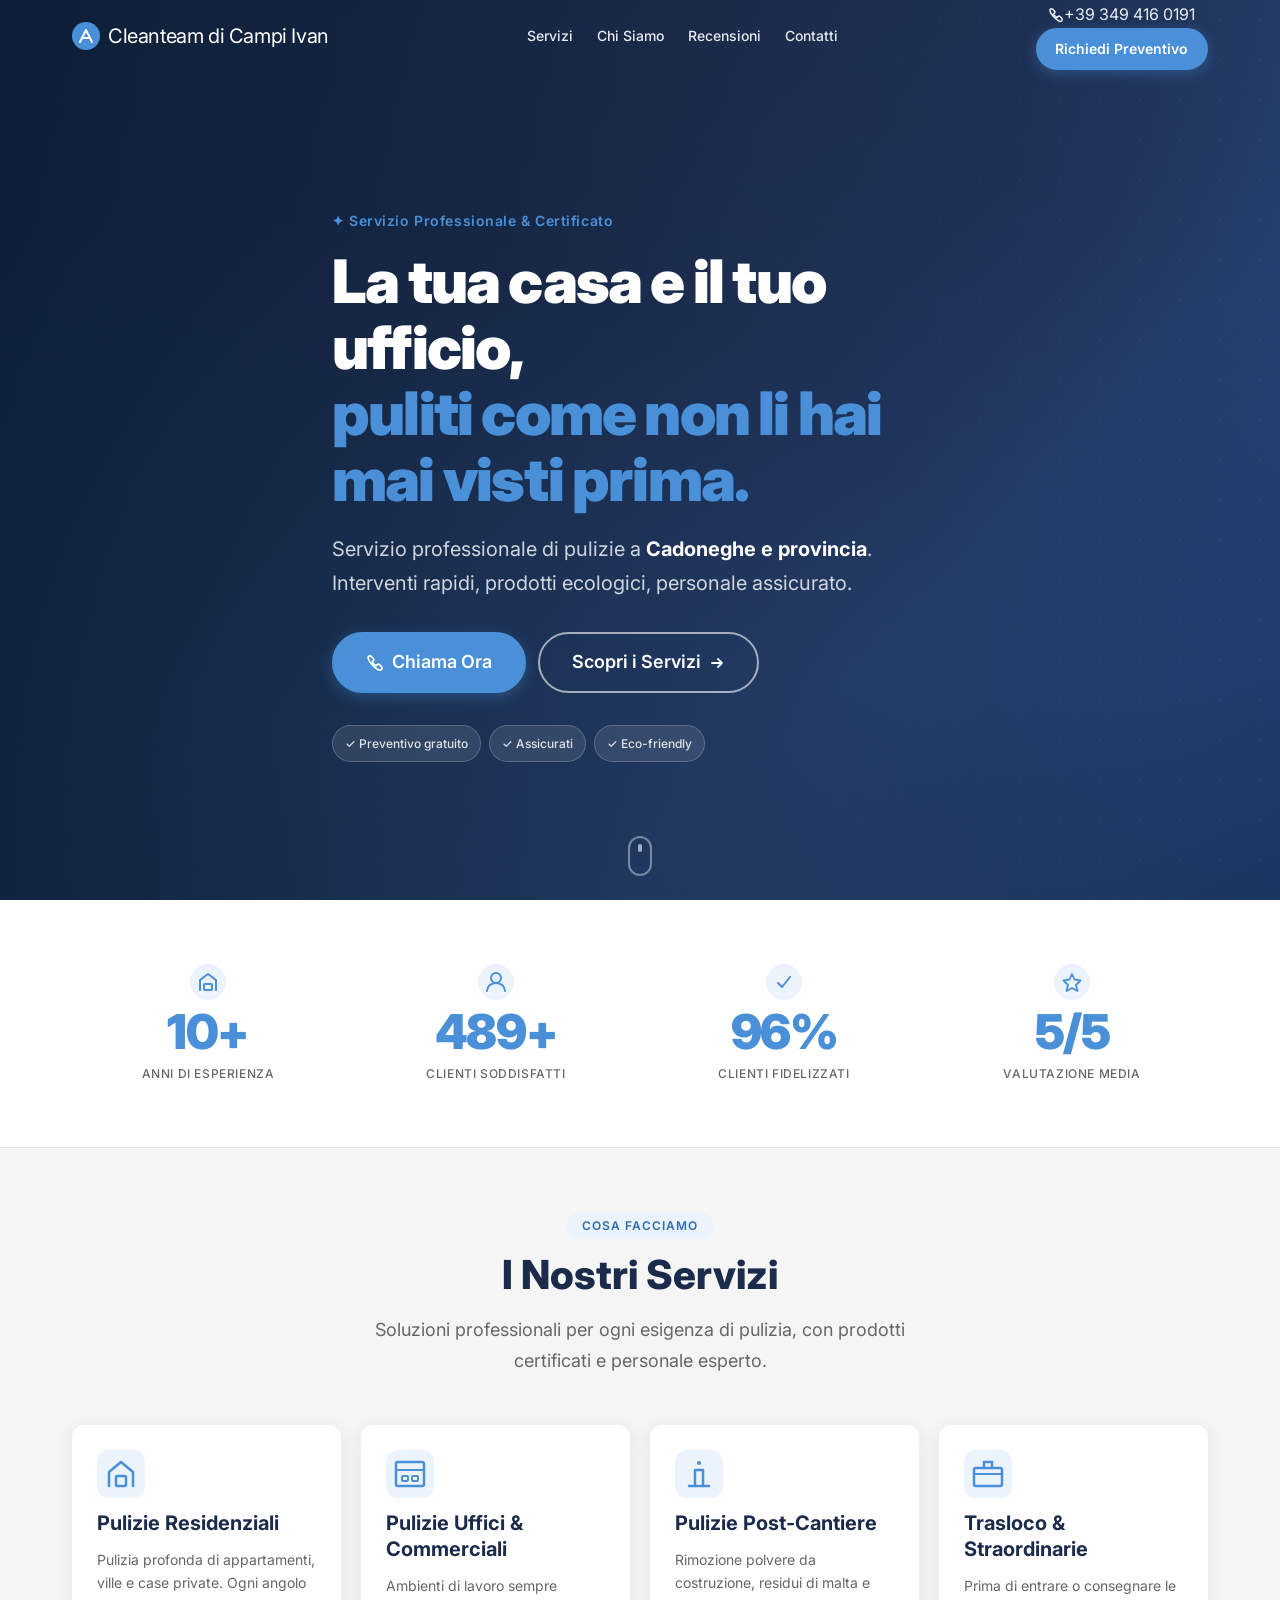
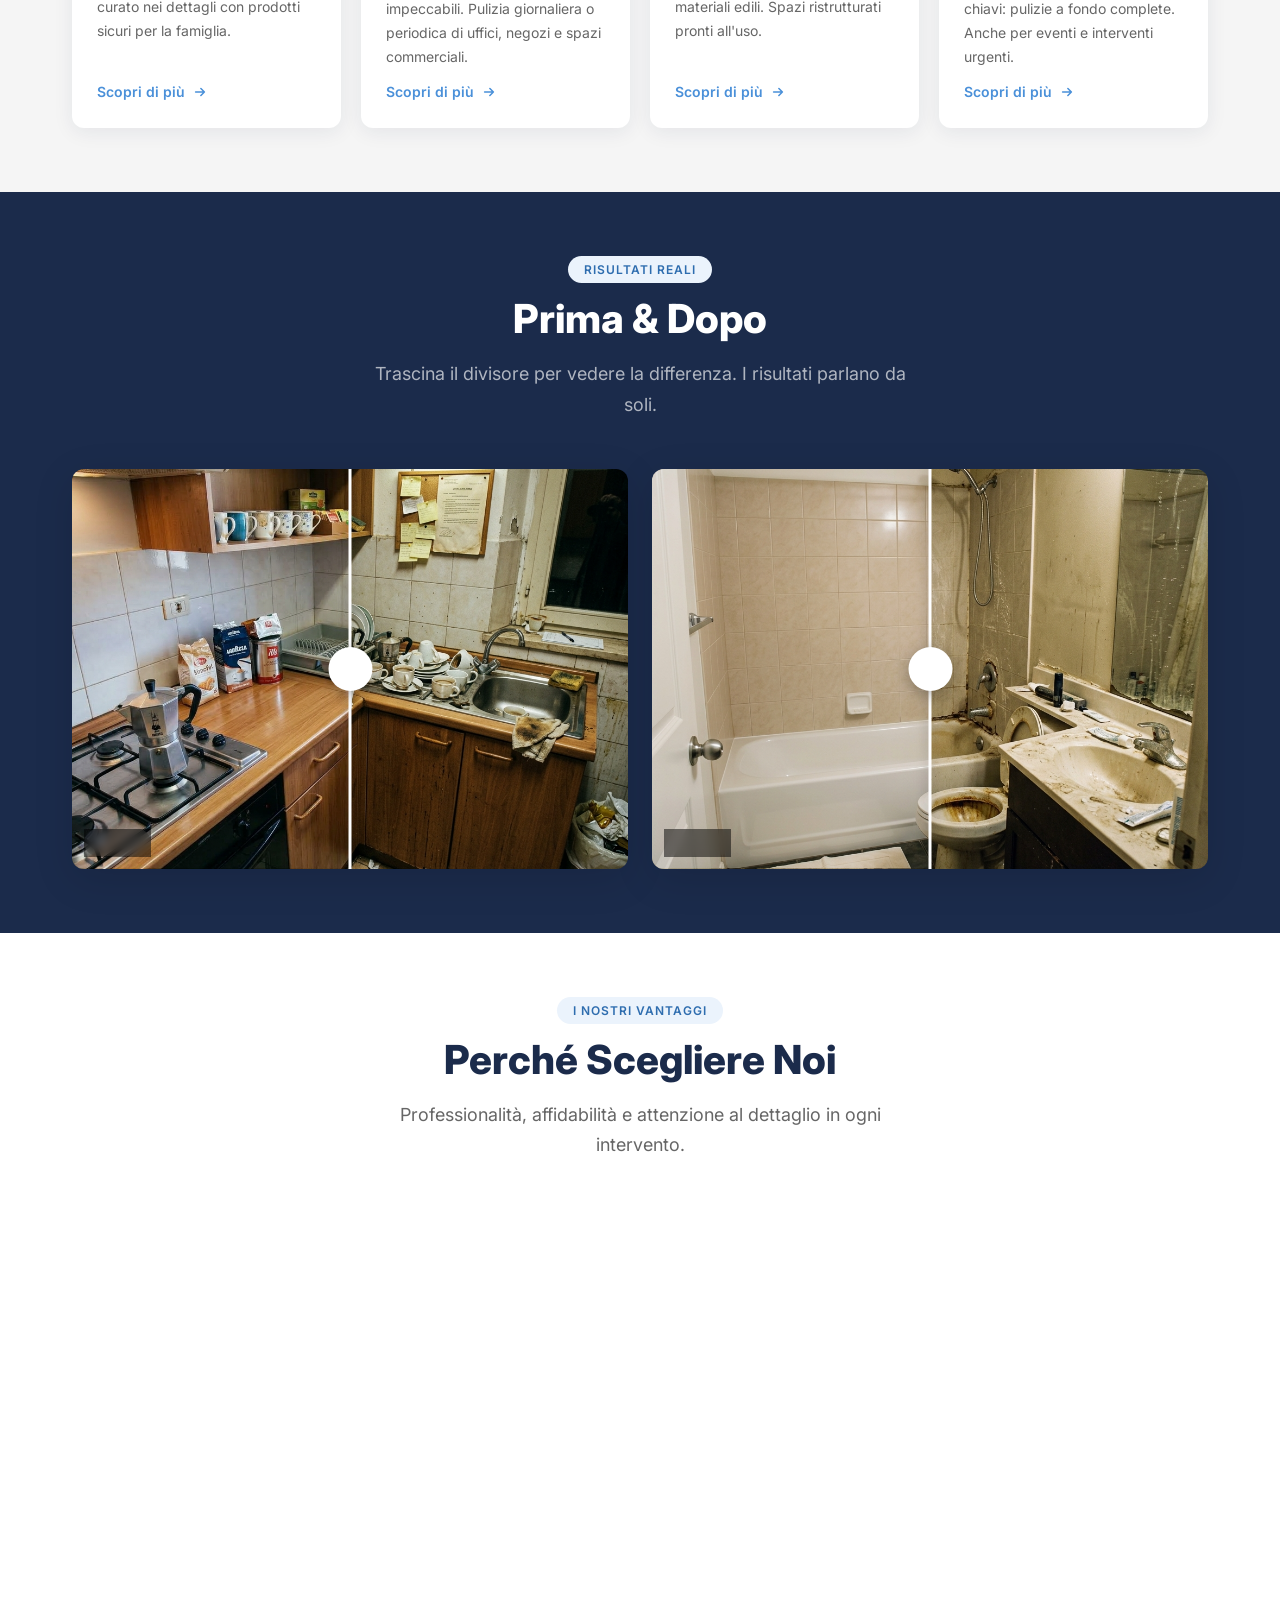
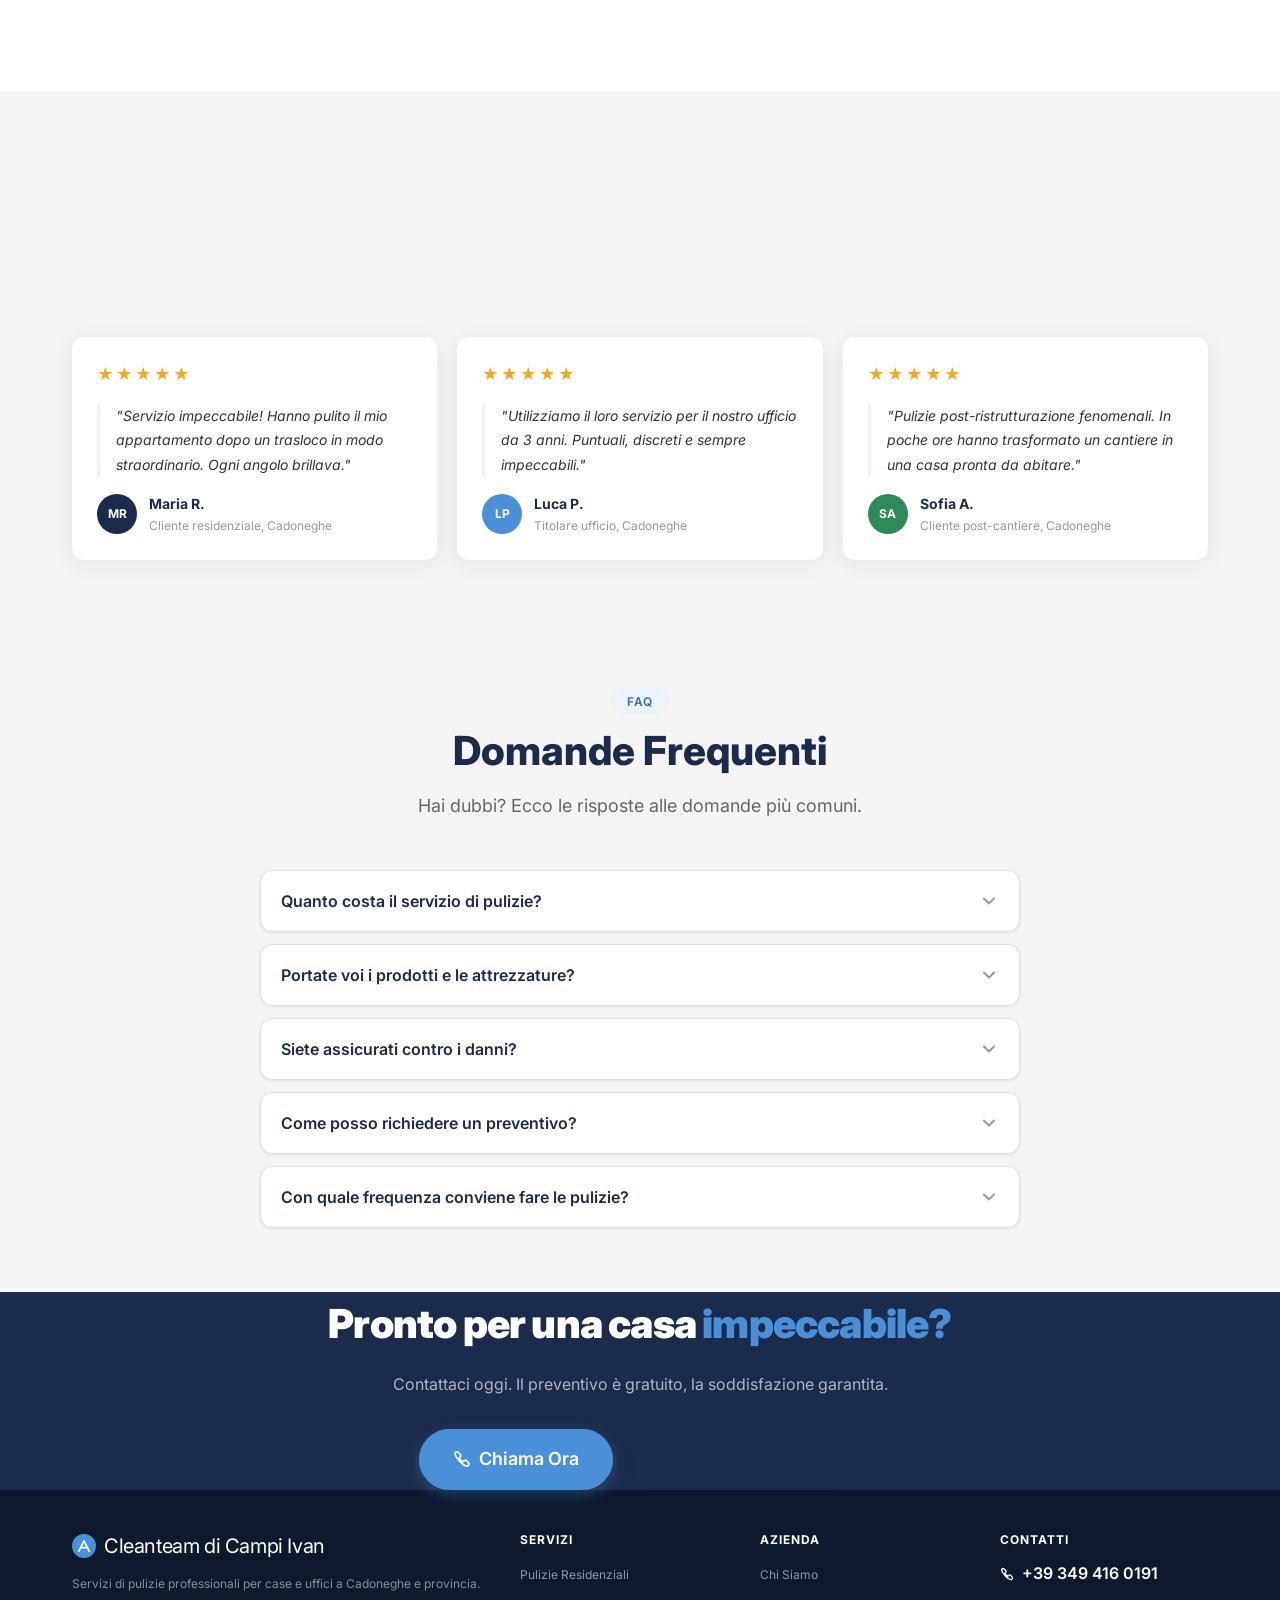
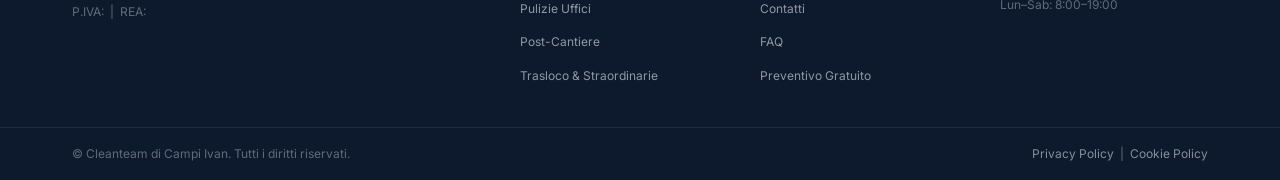
<file: index.html>
<!DOCTYPE html>
<html lang="it">
<head>
  <meta charset="UTF-8" />
  <meta name="viewport" content="width=device-width, initial-scale=1.0" />
  <meta name="description" content="Cleanteam di Campi Ivan - Servizi di pulizie professionali per case e uffici a Cadoneghe. Preventivo gratuito, personale formato, prodotti ecologici." />
  <title>Cleanteam di Campi Ivan | Pulizie Professionali a Cadoneghe</title>
  <link rel="preconnect" href="https://fonts.googleapis.com" />
  <link rel="preconnect" href="https://fonts.gstatic.com" crossorigin />
  <link href="https://fonts.googleapis.com/css2?family=Inter:wght@300;400;500;600;700;800;900&display=swap" rel="stylesheet" />
  <link rel="stylesheet" href="css/style.css" />
</head>
<body>

  <!-- HEADER -->
  <header class="header" id="header">
    <div class="container header__inner">
      <a href="index.html" class="header__logo">
        <span class="logo-icon">
          <svg width="28" height="28" viewBox="0 0 28 28" fill="none">
            <circle cx="14" cy="14" r="14" fill="#4A90D9"/>
            <path d="M8 20 L14 8 L20 20" stroke="#fff" stroke-width="2" stroke-linecap="round" stroke-linejoin="round"/>
            <path d="M10 16 h8" stroke="#fff" stroke-width="2" stroke-linecap="round"/>
          </svg>
        </span>
        <span class="logo-text">Cleanteam di Campi Ivan</span>
      </a>

      <nav class="header__nav" id="mainNav" aria-label="Navigazione principale">
        <ul class="nav-list">
          <li class="nav-item nav-item--dropdown">
            <a href="#servizi" class="nav-link nav-link--dropdown-trigger">
              Servizi
              <svg width="12" height="12" viewBox="0 0 12 12" fill="none"><path d="M2 4L6 8L10 4" stroke="currentColor" stroke-width="1.8" stroke-linecap="round"/></svg>
            </a>
            <ul class="nav-dropdown">
              <li><a href="servizi/pulizie-residenziali.html" class="nav-dropdown__link">
                <svg width="16" height="16" viewBox="0 0 16 16" fill="none"><path d="M2 8L8 2L14 8V14H10V10H6V14H2V8Z" stroke="currentColor" stroke-width="1.5" stroke-linecap="round" stroke-linejoin="round"/></svg>
                Pulizie Residenziali
              </a></li>
              <li><a href="servizi/pulizie-uffici.html" class="nav-dropdown__link">
                <svg width="16" height="16" viewBox="0 0 16 16" fill="none"><rect x="2" y="4" width="12" height="10" rx="1" stroke="currentColor" stroke-width="1.5"/><path d="M2 7H14" stroke="currentColor" stroke-width="1.5"/></svg>
                Pulizie Uffici
              </a></li>
              <li><a href="servizi/pulizie-post-cantiere.html" class="nav-dropdown__link">
                <svg width="16" height="16" viewBox="0 0 16 16" fill="none"><path d="M4 14V8L8 3L12 8V14" stroke="currentColor" stroke-width="1.5" stroke-linecap="round" stroke-linejoin="round"/></svg>
                Post-Cantiere
              </a></li>
              <li><a href="servizi/pulizie-trasloco.html" class="nav-dropdown__link">
                <svg width="16" height="16" viewBox="0 0 16 16" fill="none"><rect x="2" y="6" width="12" height="8" rx="1" stroke="currentColor" stroke-width="1.5"/><path d="M5 6V4a3 3 0 016 0v2" stroke="currentColor" stroke-width="1.5" stroke-linecap="round"/></svg>
                Trasloco & Straordinarie
              </a></li>
            </ul>
          </li>
          <li><a href="chi-siamo.html" class="nav-link">Chi Siamo</a></li>
          <li><a href="#recensioni" class="nav-link">Recensioni</a></li>
          <li><a href="contatti.html" class="nav-link">Contatti</a></li>
        </ul>
      </nav>

      <div class="header__actions">
        <a href="tel:+39 349 416 0191" class="header__phone">
          <svg width="16" height="16" viewBox="0 0 16 16" fill="none"><path d="M2 2.5C2 2.5 3.5 1 5 2.5L6.5 4C7 4.5 7 5.5 6.5 6L5.5 7C6.5 9 7 9.5 9 10.5L10 9.5C10.5 9 11.5 9 12 9.5L13.5 11C15 12.5 13.5 14 13.5 14C11 16.5 1 6 2 2.5Z" stroke="currentColor" stroke-width="1.5" stroke-linecap="round"/></svg>
          <span>+39 349 416 0191</span>
        </a>
        <a href="contatti.html" class="btn btn--primary btn--sm">Richiedi Preventivo</a>
      </div>

      <button class="hamburger" id="hamburger" aria-label="Apri menu" aria-expanded="false">
        <span></span><span></span><span></span>
      </button>
    </div>
  </header>

  <main>
    <!-- HERO -->
    <section class="hero" id="hero">
      <div class="hero__bg"><div class="hero__overlay"></div></div>
      <div class="container hero__content">
        <p class="hero__eyebrow reveal-up">✦ Servizio Professionale &amp; Certificato</p>
        <h1 class="hero__title reveal-up">
          La tua casa e il tuo ufficio,<br/>
          <span class="highlight">puliti come non li hai<br/>mai visti prima.</span>
        </h1>
        <p class="hero__subtitle reveal-up">
          Servizio professionale di pulizie a <strong>Cadoneghe e provincia</strong>.<br/>
          Interventi rapidi, prodotti ecologici, personale assicurato.
        </p>
        <div class="hero__cta-group reveal-up">
          <a href="tel:+39 349 416 0191" class="btn btn--primary btn--lg">
            <svg width="18" height="18" viewBox="0 0 16 16" fill="none"><path d="M2 2.5C2 2.5 3.5 1 5 2.5L6.5 4C7 4.5 7 5.5 6.5 6L5.5 7C6.5 9 7 9.5 9 10.5L10 9.5C10.5 9 11.5 9 12 9.5L13.5 11C15 12.5 13.5 14 13.5 14C11 16.5 1 6 2 2.5Z" stroke="currentColor" stroke-width="1.5" stroke-linecap="round"/></svg>
            Chiama Ora
          </a>
          <a href="#servizi" class="btn btn--outline btn--lg">Scopri i Servizi
            <svg width="16" height="16" viewBox="0 0 16 16" fill="none"><path d="M3 8H13M9 4L13 8L9 12" stroke="currentColor" stroke-width="1.8" stroke-linecap="round" stroke-linejoin="round"/></svg>
          </a>
        </div>
        <div class="hero__badges reveal-up">
          <span class="badge">✓ Preventivo gratuito</span>
          <span class="badge">✓ Assicurati</span>
          <span class="badge">✓ Eco-friendly</span>
        </div>
      </div>
      <div class="hero__scroll-indicator" aria-hidden="true"><span></span></div>
    </section>

    <!-- TRUST BAR -->
    <section class="trust-bar" id="trust-bar">
      <div class="container">
        <div class="trust-bar__grid">
          <div class="trust-item reveal-up">
            <div class="trust-item__icon">
              <svg width="36" height="36" viewBox="0 0 36 36" fill="none"><circle cx="18" cy="18" r="18" fill="#EBF3FC"/><path d="M10 26L10 16L18 10L26 16L26 26" stroke="#4A90D9" stroke-width="2" stroke-linecap="round" stroke-linejoin="round"/><rect x="14" y="20" width="8" height="6" rx="1" stroke="#4A90D9" stroke-width="2"/></svg>
            </div>
            <div class="trust-item__number"><span class="countup" data-target="10" data-suffix="+">0</span></div>
            <div class="trust-item__label">Anni di esperienza</div>
          </div>
          <div class="trust-item reveal-up" style="--delay:0.1s">
            <div class="trust-item__icon">
              <svg width="36" height="36" viewBox="0 0 36 36" fill="none"><circle cx="18" cy="18" r="18" fill="#EBF3FC"/><circle cx="18" cy="14" r="5" stroke="#4A90D9" stroke-width="2"/><path d="M9 27C9 22.5 13 19 18 19C23 19 27 22.5 27 27" stroke="#4A90D9" stroke-width="2" stroke-linecap="round"/></svg>
            </div>
            <div class="trust-item__number"><span class="countup" data-target="500" data-suffix="+">0</span></div>
            <div class="trust-item__label">Clienti soddisfatti</div>
          </div>
          <div class="trust-item reveal-up" style="--delay:0.2s">
            <div class="trust-item__icon">
              <svg width="36" height="36" viewBox="0 0 36 36" fill="none"><circle cx="18" cy="18" r="18" fill="#EBF3FC"/><path d="M12 19L16 23L24 13" stroke="#4A90D9" stroke-width="2" stroke-linecap="round" stroke-linejoin="round"/></svg>
            </div>
            <div class="trust-item__number"><span class="countup" data-target="98" data-suffix="%">0</span></div>
            <div class="trust-item__label">Clienti fidelizzati</div>
          </div>
          <div class="trust-item reveal-up" style="--delay:0.3s">
            <div class="trust-item__icon">
              <svg width="36" height="36" viewBox="0 0 36 36" fill="none"><circle cx="18" cy="18" r="18" fill="#EBF3FC"/><path d="M18 10L20.5 15.5L26.5 16.5L22 21L23.5 27L18 24L12.5 27L14 21L9.5 16.5L15.5 15.5Z" stroke="#4A90D9" stroke-width="1.8" stroke-linejoin="round"/></svg>
            </div>
            <div class="trust-item__number"><span class="countup" data-target="5" data-suffix="/5">0</span></div>
            <div class="trust-item__label">Valutazione media</div>
          </div>
        </div>
      </div>
    </section>

    <!-- SERVIZI -->
    <section class="servizi" id="servizi">
      <div class="container">
        <div class="section-header reveal-up">
          <span class="section-tag">Cosa facciamo</span>
          <h2 class="section-title">I Nostri Servizi</h2>
          <p class="section-subtitle">Soluzioni professionali per ogni esigenza di pulizia, con prodotti certificati e personale esperto.</p>
        </div>
        <div class="servizi__grid">
          <article class="service-card reveal-up">
            <div class="service-card__icon">
              <svg width="48" height="48" viewBox="0 0 48 48" fill="none"><rect width="48" height="48" rx="12" fill="#EBF3FC"/><path d="M12 36L12 22L24 12L36 22L36 36" stroke="#4A90D9" stroke-width="2.5" stroke-linecap="round" stroke-linejoin="round"/><rect x="19" y="26" width="10" height="10" rx="1.5" stroke="#4A90D9" stroke-width="2.5"/></svg>
            </div>
            <h3 class="service-card__title">Pulizie Residenziali</h3>
            <p class="service-card__desc">Pulizia profonda di appartamenti, ville e case private. Ogni angolo curato nei dettagli con prodotti sicuri per la famiglia.</p>
            <a href="servizi/pulizie-residenziali.html" class="service-card__link">Scopri di più <svg width="14" height="14" viewBox="0 0 16 16" fill="none"><path d="M3 8H13M9 4L13 8L9 12" stroke="currentColor" stroke-width="1.8" stroke-linecap="round" stroke-linejoin="round"/></svg></a>
          </article>
          <article class="service-card reveal-up" style="--delay:0.1s">
            <div class="service-card__icon">
              <svg width="48" height="48" viewBox="0 0 48 48" fill="none"><rect width="48" height="48" rx="12" fill="#EBF3FC"/><rect x="10" y="12" width="28" height="24" rx="2" stroke="#4A90D9" stroke-width="2.5"/><path d="M10 20H38" stroke="#4A90D9" stroke-width="2"/><rect x="16" y="26" width="6" height="5" rx="1" stroke="#4A90D9" stroke-width="2"/><rect x="26" y="26" width="6" height="5" rx="1" stroke="#4A90D9" stroke-width="2"/></svg>
            </div>
            <h3 class="service-card__title">Pulizie Uffici & Commerciali</h3>
            <p class="service-card__desc">Ambienti di lavoro sempre impeccabili. Pulizia giornaliera o periodica di uffici, negozi e spazi commerciali.</p>
            <a href="servizi/pulizie-uffici.html" class="service-card__link">Scopri di più <svg width="14" height="14" viewBox="0 0 16 16" fill="none"><path d="M3 8H13M9 4L13 8L9 12" stroke="currentColor" stroke-width="1.8" stroke-linecap="round" stroke-linejoin="round"/></svg></a>
          </article>
          <article class="service-card reveal-up" style="--delay:0.2s">
            <div class="service-card__icon">
              <svg width="48" height="48" viewBox="0 0 48 48" fill="none"><rect width="48" height="48" rx="12" fill="#EBF3FC"/><path d="M14 36L34 36" stroke="#4A90D9" stroke-width="2.5" stroke-linecap="round"/><path d="M20 36L20 20L28 20L28 36" stroke="#4A90D9" stroke-width="2.5" stroke-linecap="round" stroke-linejoin="round"/><circle cx="24" cy="13" r="2" fill="#4A90D9"/></svg>
            </div>
            <h3 class="service-card__title">Pulizie Post-Cantiere</h3>
            <p class="service-card__desc">Rimozione polvere da costruzione, residui di malta e materiali edili. Spazi ristrutturati pronti all'uso.</p>
            <a href="servizi/pulizie-post-cantiere.html" class="service-card__link">Scopri di più <svg width="14" height="14" viewBox="0 0 16 16" fill="none"><path d="M3 8H13M9 4L13 8L9 12" stroke="currentColor" stroke-width="1.8" stroke-linecap="round" stroke-linejoin="round"/></svg></a>
          </article>
          <article class="service-card reveal-up" style="--delay:0.3s">
            <div class="service-card__icon">
              <svg width="48" height="48" viewBox="0 0 48 48" fill="none"><rect width="48" height="48" rx="12" fill="#EBF3FC"/><rect x="10" y="18" width="28" height="18" rx="2" stroke="#4A90D9" stroke-width="2.5"/><path d="M10 24H38" stroke="#4A90D9" stroke-width="2"/><path d="M20 18L20 12L28 12L28 18" stroke="#4A90D9" stroke-width="2.5" stroke-linecap="round" stroke-linejoin="round"/></svg>
            </div>
            <h3 class="service-card__title">Trasloco & Straordinarie</h3>
            <p class="service-card__desc">Prima di entrare o consegnare le chiavi: pulizie a fondo complete. Anche per eventi e interventi urgenti.</p>
            <a href="servizi/pulizie-trasloco.html" class="service-card__link">Scopri di più <svg width="14" height="14" viewBox="0 0 16 16" fill="none"><path d="M3 8H13M9 4L13 8L9 12" stroke="currentColor" stroke-width="1.8" stroke-linecap="round" stroke-linejoin="round"/></svg></a>
          </article>
        </div>
      </div>
    </section>

    <!-- PRIMA E DOPO -->
<section class="prima-dopo" id="prima-dopo">
  <div class="container">
    <div class="section-header reveal-up">
      <span class="section-tag">Risultati reali</span>
      <h2 class="section-title">Prima &amp; Dopo</h2>
      <p class="section-subtitle">Trascina il divisore per vedere la differenza. I risultati parlano da soli.</p>
    </div>
    <div class="ba-container reveal-up">

      <!-- SLIDER 1 — Cucina -->
      <div class="ba-slider" id="ba-slider-1">
        <div class="ba-before">
          <img
            src="/img/cucina_sporca.png"
            alt="Cucina prima della pulizia"
            class="ba-img"
            draggable="false"
          />
          <div class="ba-label ba-label--before">Prima</div>
        </div>
        <div class="ba-after">
          <img
            src="/img/cucina_pulita.png"
            alt="Cucina dopo la pulizia professionale"
            class="ba-img"
            draggable="false"
          />
          <div class="ba-label ba-label--after">Dopo</div>
        </div>
        <div
          class="ba-divider"
          role="slider"
          aria-label="Trascina per confrontare"
          aria-valuenow="50"
          aria-valuemin="0"
          aria-valuemax="100"
          tabindex="0"
        >
          <div class="ba-handle">
            <svg width="24" height="24" viewBox="0 0 24 24" fill="none">
              <path d="M8 12L4 8M8 12L4 16M16 12L20 8M16 12L20 16" stroke="white" stroke-width="2" stroke-linecap="round"/>
              <path d="M8 12H16" stroke="white" stroke-width="2" stroke-linecap="round"/>
            </svg>
          </div>
        </div>
      </div>

      <!-- SLIDER 2 — Bagno -->
      <div class="ba-slider" id="ba-slider-2">
        <div class="ba-before">
          <img
            src="/img/bagno_sporco.png"
            alt="Bagno prima della pulizia"
            class="ba-img"
            draggable="false"
          />
          <div class="ba-label ba-label--before">Prima</div>
        </div>
        <div class="ba-after">
          <img
            src="/img/bagno_pulito.png"
            alt="Bagno dopo la pulizia professionale"
            class="ba-img"
            draggable="false"
          />
          <div class="ba-label ba-label--after">Dopo</div>
        </div>
        <div
          class="ba-divider"
          role="slider"
          aria-label="Trascina per confrontare"
          aria-valuenow="50"
          aria-valuemin="0"
          aria-valuemax="100"
          tabindex="0"
        >
          <div class="ba-handle">
            <svg width="24" height="24" viewBox="0 0 24 24" fill="none">
              <path d="M8 12L4 8M8 12L4 16M16 12L20 8M16 12L20 16" stroke="white" stroke-width="2" stroke-linecap="round"/>
              <path d="M8 12H16" stroke="white" stroke-width="2" stroke-linecap="round"/>
            </svg>
          </div>
        </div>
      </div>

    </div>
  </div>
</section>


    <!-- PERCHÉ SCEGLIERCI -->
    <section class="perche" id="perche">
      <div class="container">
        <div class="section-header reveal-up">
          <span class="section-tag">I nostri vantaggi</span>
          <h2 class="section-title">Perché Scegliere Noi</h2>
          <p class="section-subtitle">Professionalità, affidabilità e attenzione al dettaglio in ogni intervento.</p>
        </div>
        <div class="perche__grid">
          <div class="perche-item reveal-up">
            <div class="perche-item__icon"><svg width="52" height="52" viewBox="0 0 52 52" fill="none"><circle cx="26" cy="26" r="26" fill="#E8F4E8"/><path d="M16 26C16 20 20 16 26 16C32 16 36 20 36 26" stroke="#2E8B57" stroke-width="2.5" stroke-linecap="round"/><path d="M20 34C20 30 22.7 28 26 28C29.3 28 32 30 32 34" stroke="#2E8B57" stroke-width="2.5" stroke-linecap="round"/><circle cx="26" cy="24" r="3" stroke="#2E8B57" stroke-width="2"/></svg></div>
            <h3 class="perche-item__title">Prodotti Ecologici</h3>
            <p class="perche-item__desc">Utilizziamo esclusivamente detergenti bio-degradabili certificati, sicuri per bambini, animali e l'ambiente.</p>
          </div>
          <div class="perche-item reveal-up" style="--delay:0.1s">
            <div class="perche-item__icon"><svg width="52" height="52" viewBox="0 0 52 52" fill="none"><circle cx="26" cy="26" r="26" fill="#EBF3FC"/><rect x="16" y="20" width="20" height="16" rx="2" stroke="#4A90D9" stroke-width="2.5"/><path d="M21 20L21 17C21 15.3 23 14 26 14C29 14 31 15.3 31 17L31 20" stroke="#4A90D9" stroke-width="2.5" stroke-linecap="round"/><circle cx="26" cy="28" r="2.5" fill="#4A90D9"/></svg></div>
            <h3 class="perche-item__title">Personale Formato</h3>
            <p class="perche-item__desc">Ogni operatore è selezionato, formato e costantemente aggiornato. Discrezione e professionalità garantita.</p>
          </div>
          <div class="perche-item reveal-up" style="--delay:0.2s">
            <div class="perche-item__icon"><svg width="52" height="52" viewBox="0 0 52 52" fill="none"><circle cx="26" cy="26" r="26" fill="#FFF3E8"/><path d="M26 14L31 18L38 17L37 24L42 28L38 33L39 40L32 38L26 42L20 38L13 40L14 33L10 28L15 24L14 17L21 18Z" stroke="#E07820" stroke-width="2" stroke-linejoin="round"/><path d="M20 26L24 30L32 22" stroke="#E07820" stroke-width="2.5" stroke-linecap="round" stroke-linejoin="round"/></svg></div>
            <h3 class="perche-item__title">Pienamente Assicurati</h3>
            <p class="perche-item__desc">Operiamo con copertura assicurativa completa per danni a cose e persone. Sempre tutelati.</p>
          </div>
          <div class="perche-item reveal-up" style="--delay:0.3s">
            <div class="perche-item__icon"><svg width="52" height="52" viewBox="0 0 52 52" fill="none"><circle cx="26" cy="26" r="26" fill="#F0EBF8"/><rect x="14" y="18" width="24" height="18" rx="3" stroke="#7B4FBF" stroke-width="2.5"/><path d="M20 18L20 15" stroke="#7B4FBF" stroke-width="2.5" stroke-linecap="round"/><path d="M32 18L32 15" stroke="#7B4FBF" stroke-width="2.5" stroke-linecap="round"/><path d="M14 25H38" stroke="#7B4FBF" stroke-width="2"/></svg></div>
            <h3 class="perche-item__title">Preventivo Gratuito</h3>
            <p class="perche-item__desc">Sopralluogo gratuito e preventivo dettagliato senza impegno. Prezzi trasparenti, nessun costo nascosto.</p>
          </div>
        </div>
      </div>
    </section>

    <!-- RECENSIONI -->
    <section class="recensioni" id="recensioni">
      <div class="container">
        <div class="section-header reveal-up">
          <span class="section-tag">Cosa dicono di noi</span>
          <h2 class="section-title">Le Recensioni dei Clienti</h2>
          <p class="section-subtitle">La soddisfazione dei nostri clienti è la nostra migliore pubblicità.</p>
        </div>
        <div class="recensioni__grid">
          <article class="review-card reveal-up">
            <div class="review-card__stars">★★★★★</div>
            <blockquote class="review-card__text">"Servizio impeccabile! Hanno pulito il mio appartamento dopo un trasloco in modo straordinario. Ogni angolo brillava."</blockquote>
            <footer class="review-card__author">
              <div class="review-card__avatar">MR</div>
              <div><div class="review-card__name">Maria R.</div><div class="review-card__role">Cliente residenziale, Cadoneghe</div></div>
            </footer>
          </article>
          <article class="review-card reveal-up" style="--delay:0.1s">
            <div class="review-card__stars">★★★★★</div>
            <blockquote class="review-card__text">"Utilizziamo il loro servizio per il nostro ufficio da 3 anni. Puntuali, discreti e sempre impeccabili."</blockquote>
            <footer class="review-card__author">
              <div class="review-card__avatar review-card__avatar--2">LP</div>
              <div><div class="review-card__name">Luca P.</div><div class="review-card__role">Titolare ufficio, Cadoneghe</div></div>
            </footer>
          </article>
          <article class="review-card reveal-up" style="--delay:0.2s">
            <div class="review-card__stars">★★★★★</div>
            <blockquote class="review-card__text">"Pulizie post-ristrutturazione fenomenali. In poche ore hanno trasformato un cantiere in una casa pronta da abitare."</blockquote>
            <footer class="review-card__author">
              <div class="review-card__avatar review-card__avatar--3">SA</div>
              <div><div class="review-card__name">Sofia A.</div><div class="review-card__role">Cliente post-cantiere, Cadoneghe</div></div>
            </footer>
          </article>
        </div>
      </div>
    </section>

    <!-- FAQ -->
    <section class="faq" id="faq">
      <div class="container">
        <div class="section-header reveal-up">
          <span class="section-tag">FAQ</span>
          <h2 class="section-title">Domande Frequenti</h2>
          <p class="section-subtitle">Hai dubbi? Ecco le risposte alle domande più comuni.</p>
        </div>
        <div class="faq__list reveal-up">
          <div class="faq-item">
            <button class="faq-item__question" aria-expanded="false" aria-controls="faq-answer-1"><span>Quanto costa il servizio di pulizie?</span><span class="faq-item__icon"><svg width="20" height="20" viewBox="0 0 20 20" fill="none"><path d="M5 7.5L10 12.5L15 7.5" stroke="currentColor" stroke-width="2" stroke-linecap="round" stroke-linejoin="round"/></svg></span></button>
            <div class="faq-item__answer" id="faq-answer-1"><div class="faq-item__answer-inner"><p>Il costo dipende dalla superficie, dal tipo di intervento e dalla frequenza. Offriamo un <strong>sopralluogo e preventivo completamente gratuiti</strong>. Contattaci per un preventivo personalizzato!</p></div></div>
          </div>
          <div class="faq-item">
            <button class="faq-item__question" aria-expanded="false" aria-controls="faq-answer-2"><span>Portate voi i prodotti e le attrezzature?</span><span class="faq-item__icon"><svg width="20" height="20" viewBox="0 0 20 20" fill="none"><path d="M5 7.5L10 12.5L15 7.5" stroke="currentColor" stroke-width="2" stroke-linecap="round" stroke-linejoin="round"/></svg></span></button>
            <div class="faq-item__answer" id="faq-answer-2"><div class="faq-item__answer-inner"><p>Sì, portiamo tutto il necessario: <strong>detergenti ecologici certificati</strong>, macchinari professionali e tutto il materiale. Non devi preoccuparti di nulla.</p></div></div>
          </div>
          <div class="faq-item">
            <button class="faq-item__question" aria-expanded="false" aria-controls="faq-answer-3"><span>Siete assicurati contro i danni?</span><span class="faq-item__icon"><svg width="20" height="20" viewBox="0 0 20 20" fill="none"><path d="M5 7.5L10 12.5L15 7.5" stroke="currentColor" stroke-width="2" stroke-linecap="round" stroke-linejoin="round"/></svg></span></button>
            <div class="faq-item__answer" id="faq-answer-3"><div class="faq-item__answer-inner"><p>Assolutamente sì. Siamo coperti da una <strong>polizza assicurativa RC completa</strong> che tutela i clienti per eventuali danni a cose o persone durante il servizio.</p></div></div>
          </div>
          <div class="faq-item">
            <button class="faq-item__question" aria-expanded="false" aria-controls="faq-answer-4"><span>Come posso richiedere un preventivo?</span><span class="faq-item__icon"><svg width="20" height="20" viewBox="0 0 20 20" fill="none"><path d="M5 7.5L10 12.5L15 7.5" stroke="currentColor" stroke-width="2" stroke-linecap="round" stroke-linejoin="round"/></svg></span></button>
            <div class="faq-item__answer" id="faq-answer-4"><div class="faq-item__answer-inner"><p>Puoi chiamarci al <a href="tel:+39 349 416 0191">+39 349 416 0191</a>, compilare il <a href="contatti.html">form contatti</a>, oppure scriverci via email. Rispondiamo entro 24 ore.</p></div></div>
          </div>
          <div class="faq-item">
            <button class="faq-item__question" aria-expanded="false" aria-controls="faq-answer-5"><span>Con quale frequenza conviene fare le pulizie?</span><span class="faq-item__icon"><svg width="20" height="20" viewBox="0 0 20 20" fill="none"><path d="M5 7.5L10 12.5L15 7.5" stroke="currentColor" stroke-width="2" stroke-linecap="round" stroke-linejoin="round"/></svg></span></button>
            <div class="faq-item__answer" id="faq-answer-5"><div class="faq-item__answer-inner"><p>Per le abitazioni consigliamo un intervento settimanale o bisettimanale. Per gli uffici il servizio giornaliero è ideale. Offriamo piani personalizzati con <strong>tariffe agevolate</strong> per contratti periodici.</p></div></div>
          </div>
        </div>
      </div>
    </section>

    <!-- CTA FINALE -->
    <section class="cta-finale">
      <div class="container">
        <div class="cta-finale__inner reveal-up">
          <h2>Pronto per una casa <span class="highlight">impeccabile?</span></h2>
          <p>Contattaci oggi. Il preventivo è gratuito, la soddisfazione garantita.</p>
          <div class="cta-finale__actions">
            <a href="tel:+39 349 416 0191" class="btn btn--primary btn--lg">
              <svg width="18" height="18" viewBox="0 0 16 16" fill="none"><path d="M2 2.5C2 2.5 3.5 1 5 2.5L6.5 4C7 4.5 7 5.5 6.5 6L5.5 7C6.5 9 7 9.5 9 10.5L10 9.5C10.5 9 11.5 9 12 9.5L13.5 11C15 12.5 13.5 14 13.5 14C11 16.5 1 6 2 2.5Z" stroke="currentColor" stroke-width="1.5" stroke-linecap="round"/></svg>
              Chiama Ora
            </a>
            <a href="contatti.html" class="btn btn--outline btn--lg">Richiedi Preventivo</a>
          </div>
        </div>
      </div>
    </section>
  </main>

  <!-- FOOTER -->
  <footer class="footer">
    <div class="container footer__inner">
      <div class="footer__brand">
        <a href="index.html" class="header__logo footer__logo">
          <span class="logo-icon"><svg width="24" height="24" viewBox="0 0 28 28" fill="none"><circle cx="14" cy="14" r="14" fill="#4A90D9"/><path d="M8 20L14 8L20 20" stroke="#fff" stroke-width="2" stroke-linecap="round" stroke-linejoin="round"/><path d="M10 16h8" stroke="#fff" stroke-width="2" stroke-linecap="round"/></svg></span>
          <span class="logo-text">Cleanteam di Campi Ivan</span>
        </a>
        <p class="footer__desc">Servizi di pulizie professionali per case e uffici a Cadoneghe e provincia.</p>
        <p class="footer__piva">P.IVA:  &nbsp;|&nbsp; REA: </p>
      </div>
      <nav class="footer__nav" aria-label="Menu footer">
        <h4 class="footer__nav-title">Servizi</h4>
        <ul>
          <li><a href="servizi/pulizie-residenziali.html">Pulizie Residenziali</a></li>
          <li><a href="servizi/pulizie-uffici.html">Pulizie Uffici</a></li>
          <li><a href="servizi/pulizie-post-cantiere.html">Post-Cantiere</a></li>
          <li><a href="servizi/pulizie-trasloco.html">Trasloco & Straordinarie</a></li>
        </ul>
      </nav>
      <nav class="footer__nav" aria-label="Menu aziendale">
        <h4 class="footer__nav-title">Azienda</h4>
        <ul>
          <li><a href="chi-siamo.html">Chi Siamo</a></li>
          <li><a href="contatti.html">Contatti</a></li>
          <li><a href="#faq">FAQ</a></li>
          <li><a href="contatti.html">Preventivo Gratuito</a></li>
        </ul>
      </nav>
      <div class="footer__contact">
        <h4 class="footer__nav-title">Contatti</h4>
        <a href="tel:+39 349 416 0191" class="footer__phone"><svg width="14" height="14" viewBox="0 0 16 16" fill="none"><path d="M2 2.5C2 2.5 3.5 1 5 2.5L6.5 4C7 4.5 7 5.5 6.5 6L5.5 7C6.5 9 7 9.5 9 10.5L10 9.5C10.5 9 11.5 9 12 9.5L13.5 11C15 12.5 13.5 14 13.5 14C11 16.5 1 6 2 2.5Z" stroke="currentColor" stroke-width="1.5" stroke-linecap="round"/></svg>+39 349 416 0191</a>
        <a href="mailto:" class="footer__email"></a>
        <p class="footer__hours">Lun–Sab: 8:00–19:00</p>
      </div>
    </div>
    <div class="footer__bottom">
      <div class="container">
        <p>&copy; <span class="footer-year"></span> Cleanteam di Campi Ivan. Tutti i diritti riservati.</p>
        <p><a href="#">Privacy Policy</a> &nbsp;|&nbsp; <a href="#">Cookie Policy</a></p>
      </div>
    </div>
  </footer>

  <script src="js/main.js"></script>
</body>
</html>
</file>
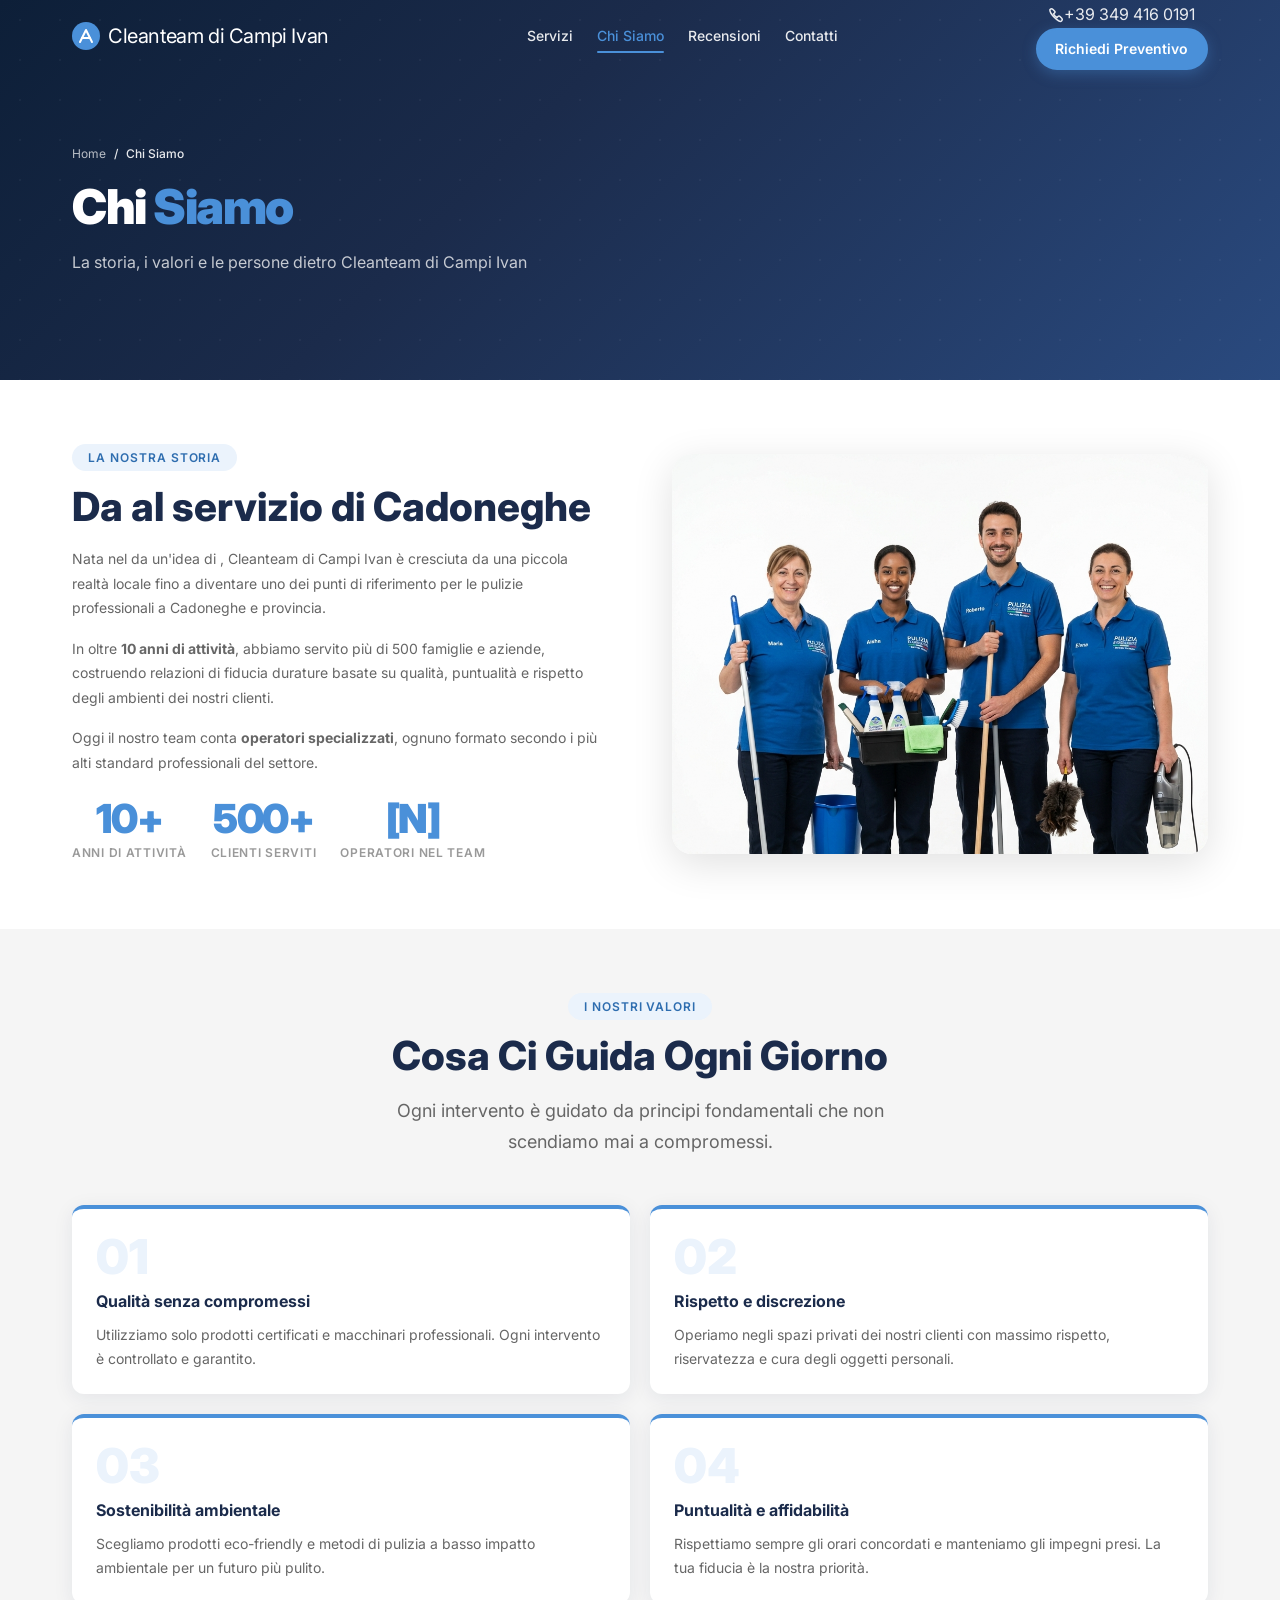
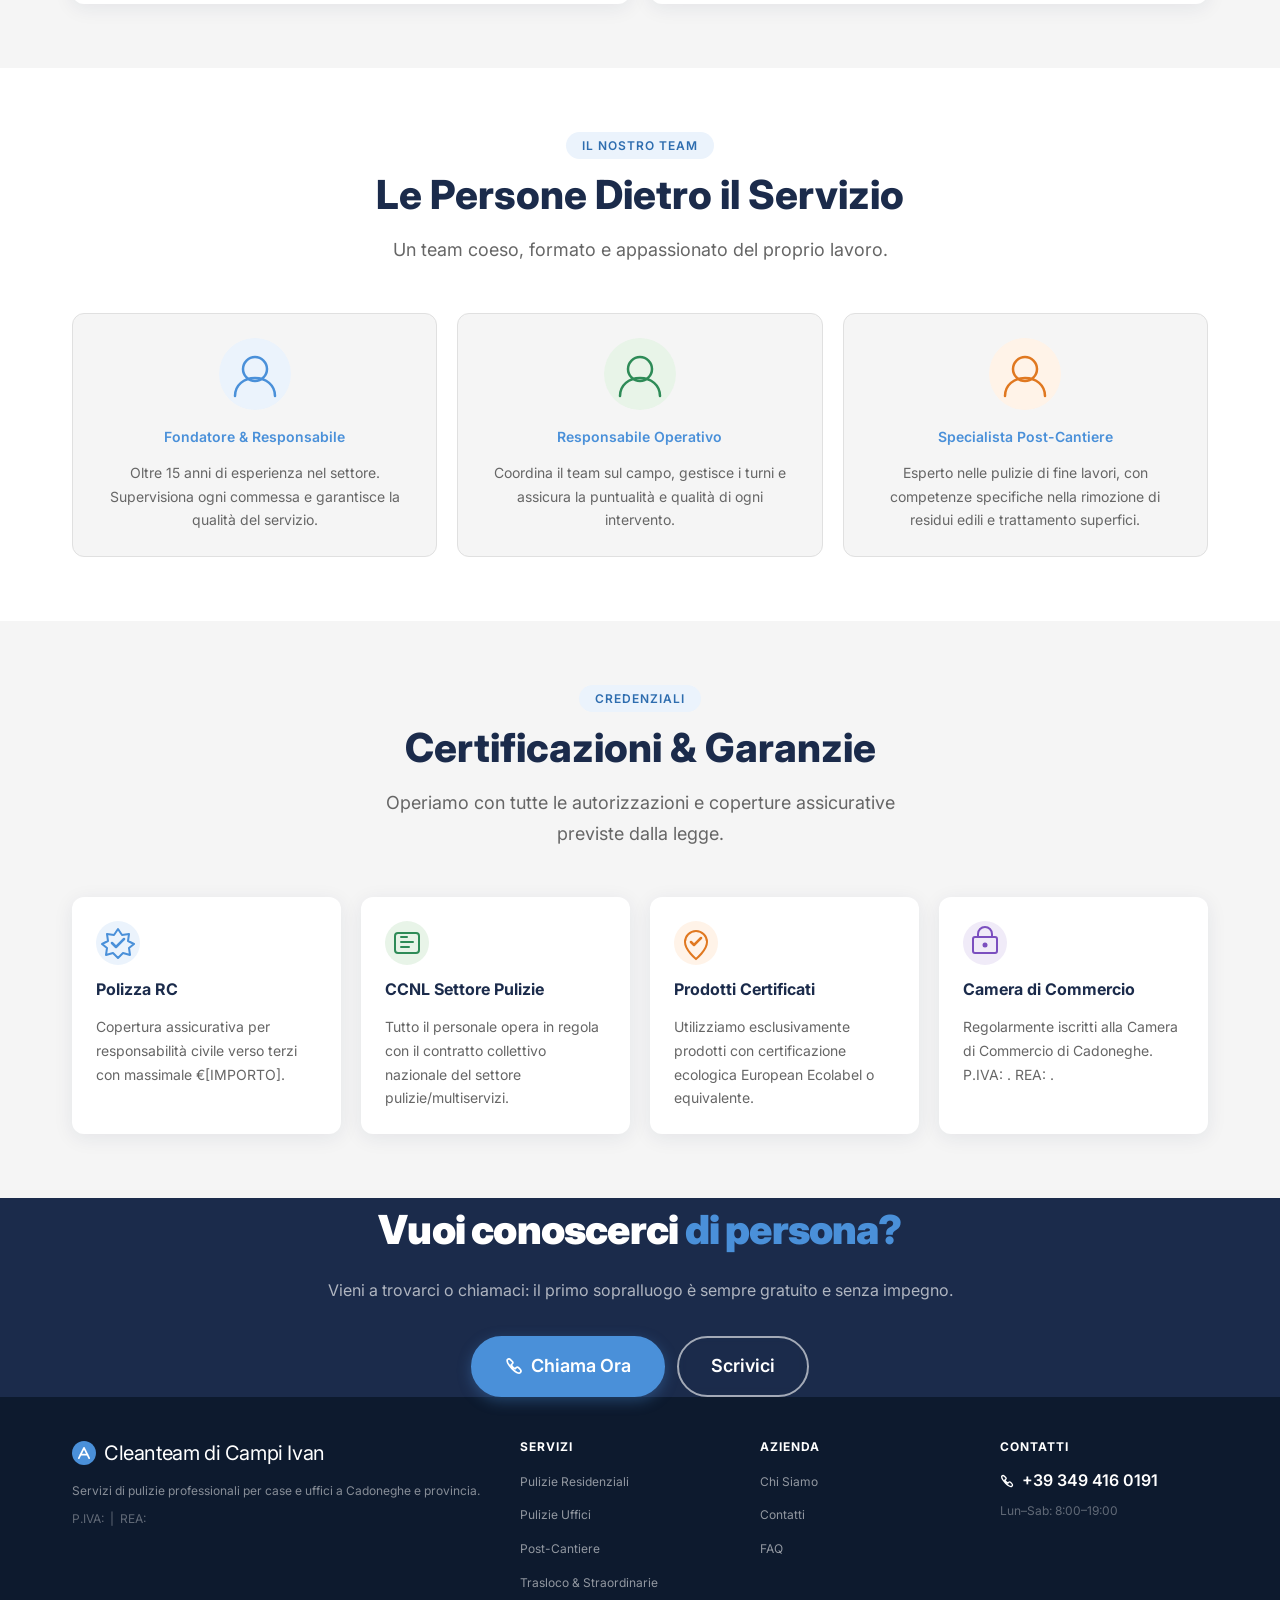
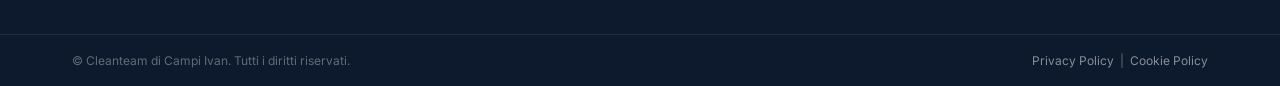
<file: chi-siamo.html>
<!DOCTYPE html>
<html lang="it">
<head>
  <meta charset="UTF-8" />
  <meta name="viewport" content="width=device-width, initial-scale=1.0" />
  <meta name="description" content="Scopri chi siamo: Cleanteam di Campi Ivan, la tua impresa di pulizie di fiducia a Cadoneghe. Storia, valori, team e certificazioni." />
  <title>Chi Siamo | Cleanteam di Campi Ivan</title>
  <link rel="preconnect" href="https://fonts.googleapis.com" />
  <link rel="preconnect" href="https://fonts.gstatic.com" crossorigin />
  <link href="https://fonts.googleapis.com/css2?family=Inter:wght@300;400;500;600;700;800;900&display=swap" rel="stylesheet" />
  <link rel="stylesheet" href="css/style.css" />
</head>
<body>

  <!-- HEADER -->
  <header class="header scrolled" id="header">
    <div class="container header__inner">
      <a href="index.html" class="header__logo">
        <span class="logo-icon"><svg width="28" height="28" viewBox="0 0 28 28" fill="none"><circle cx="14" cy="14" r="14" fill="#4A90D9"/><path d="M8 20L14 8L20 20" stroke="#fff" stroke-width="2" stroke-linecap="round" stroke-linejoin="round"/><path d="M10 16h8" stroke="#fff" stroke-width="2" stroke-linecap="round"/></svg></span>
        <span class="logo-text">Cleanteam di Campi Ivan</span>
      </a>
      <nav class="header__nav" id="mainNav" aria-label="Navigazione principale">
        <ul class="nav-list">
          <li class="nav-item nav-item--dropdown">
            <a href="index.html#servizi" class="nav-link nav-link--dropdown-trigger">Servizi <svg width="12" height="12" viewBox="0 0 12 12" fill="none"><path d="M2 4L6 8L10 4" stroke="currentColor" stroke-width="1.8" stroke-linecap="round"/></svg></a>
            <ul class="nav-dropdown">
              <li><a href="servizi/pulizie-residenziali.html" class="nav-dropdown__link"><svg width="16" height="16" viewBox="0 0 16 16" fill="none"><path d="M2 8L8 2L14 8V14H10V10H6V14H2V8Z" stroke="currentColor" stroke-width="1.5" stroke-linecap="round" stroke-linejoin="round"/></svg>Pulizie Residenziali</a></li>
              <li><a href="servizi/pulizie-uffici.html" class="nav-dropdown__link"><svg width="16" height="16" viewBox="0 0 16 16" fill="none"><rect x="2" y="4" width="12" height="10" rx="1" stroke="currentColor" stroke-width="1.5"/><path d="M2 7H14" stroke="currentColor" stroke-width="1.5"/></svg>Pulizie Uffici</a></li>
              <li><a href="servizi/pulizie-post-cantiere.html" class="nav-dropdown__link"><svg width="16" height="16" viewBox="0 0 16 16" fill="none"><path d="M4 14V8L8 3L12 8V14" stroke="currentColor" stroke-width="1.5" stroke-linecap="round" stroke-linejoin="round"/></svg>Post-Cantiere</a></li>
              <li><a href="servizi/pulizie-trasloco.html" class="nav-dropdown__link"><svg width="16" height="16" viewBox="0 0 16 16" fill="none"><rect x="2" y="6" width="12" height="8" rx="1" stroke="currentColor" stroke-width="1.5"/><path d="M5 6V4a3 3 0 016 0v2" stroke="currentColor" stroke-width="1.5" stroke-linecap="round"/></svg>Trasloco & Straordinarie</a></li>
            </ul>
          </li>
          <li><a href="chi-siamo.html" class="nav-link active">Chi Siamo</a></li>
          <li><a href="index.html#recensioni" class="nav-link">Recensioni</a></li>
          <li><a href="contatti.html" class="nav-link">Contatti</a></li>
        </ul>
      </nav>
      <div class="header__actions">
        <a href="tel:+39 349 416 0191" class="header__phone"><svg width="16" height="16" viewBox="0 0 16 16" fill="none"><path d="M2 2.5C2 2.5 3.5 1 5 2.5L6.5 4C7 4.5 7 5.5 6.5 6L5.5 7C6.5 9 7 9.5 9 10.5L10 9.5C10.5 9 11.5 9 12 9.5L13.5 11C15 12.5 13.5 14 13.5 14C11 16.5 1 6 2 2.5Z" stroke="currentColor" stroke-width="1.5" stroke-linecap="round"/></svg><span>+39 349 416 0191</span></a>
        <a href="contatti.html" class="btn btn--primary btn--sm">Richiedi Preventivo</a>
      </div>
      <button class="hamburger" id="hamburger" aria-label="Apri menu" aria-expanded="false"><span></span><span></span><span></span></button>
    </div>
  </header>

  <main>
    <!-- PAGE HERO -->
    <section class="page-hero">
      <div class="page-hero__bg" aria-hidden="true"></div>
      <div class="container page-hero__content">
        <nav class="breadcrumb" aria-label="Breadcrumb">
          <ol>
            <li><a href="index.html">Home</a></li>
            <li aria-current="page">Chi Siamo</li>
          </ol>
        </nav>
        <h1 class="page-hero__title">Chi <span class="highlight">Siamo</span></h1>
        <p class="page-hero__subtitle">La storia, i valori e le persone dietro Cleanteam di Campi Ivan</p>
      </div>
    </section>

    <!-- STORIA -->
    <section class="about-storia">
      <div class="container">
        <div class="about-storia__inner">
          <div class="about-storia__text reveal-up">
            <span class="section-tag">La nostra storia</span>
            <h2 class="section-title" style="text-align:left">Da  al servizio di Cadoneghe</h2>
            <p>Nata nel <strong></strong> da un'idea di <strong></strong>, Cleanteam di Campi Ivan è cresciuta da una piccola realtà locale fino a diventare uno dei punti di riferimento per le pulizie professionali a Cadoneghe e provincia.</p>
            <p>In oltre <strong>10 anni di attività</strong>, abbiamo servito più di 500 famiglie e aziende, costruendo relazioni di fiducia durature basate su qualità, puntualità e rispetto degli ambienti dei nostri clienti.</p>
            <p>Oggi il nostro team conta <strong> operatori specializzati</strong>, ognuno formato secondo i più alti standard professionali del settore.</p>
            <div class="about-stats">
              <div class="about-stat">
                <span class="about-stat__num">10+</span>
                <span class="about-stat__label">Anni di attività</span>
              </div>
              <div class="about-stat">
                <span class="about-stat__num">500+</span>
                <span class="about-stat__label">Clienti serviti</span>
              </div>
              <div class="about-stat">
                <span class="about-stat__num">[N]</span>
                <span class="about-stat__label">Operatori nel team</span>
              </div>
            </div>
          </div>
          <!-- Placeholder visivo storia -->
<div class="about-storia__visual reveal-up" style="--delay:0.2s">
  <img
    src="/img/team.png"
    alt="Il team di Cleanteam di Campi Ivan al lavoro"
    class="about-storia__img"
  />
</div>
          </div>
        </div>
      </div>
    </section>

    <!-- VALORI -->
    <section class="about-valori">
      <div class="container">
        <div class="section-header reveal-up">
          <span class="section-tag">I nostri valori</span>
          <h2 class="section-title">Cosa Ci Guida Ogni Giorno</h2>
          <p class="section-subtitle">Ogni intervento è guidato da principi fondamentali che non scendiamo mai a compromessi.</p>
        </div>
        <div class="valori-grid">
          <div class="valore-card reveal-up">
            <div class="valore-card__num">01</div>
            <h3 class="valore-card__title">Qualità senza compromessi</h3>
            <p class="valore-card__desc">Utilizziamo solo prodotti certificati e macchinari professionali. Ogni intervento è controllato e garantito.</p>
          </div>
          <div class="valore-card reveal-up" style="--delay:0.1s">
            <div class="valore-card__num">02</div>
            <h3 class="valore-card__title">Rispetto e discrezione</h3>
            <p class="valore-card__desc">Operiamo negli spazi privati dei nostri clienti con massimo rispetto, riservatezza e cura degli oggetti personali.</p>
          </div>
          <div class="valore-card reveal-up" style="--delay:0.2s">
            <div class="valore-card__num">03</div>
            <h3 class="valore-card__title">Sostenibilità ambientale</h3>
            <p class="valore-card__desc">Scegliamo prodotti eco-friendly e metodi di pulizia a basso impatto ambientale per un futuro più pulito.</p>
          </div>
          <div class="valore-card reveal-up" style="--delay:0.3s">
            <div class="valore-card__num">04</div>
            <h3 class="valore-card__title">Puntualità e affidabilità</h3>
            <p class="valore-card__desc">Rispettiamo sempre gli orari concordati e manteniamo gli impegni presi. La tua fiducia è la nostra priorità.</p>
          </div>
        </div>
      </div>
    </section>

    <!-- TEAM -->
    <section class="about-team">
      <div class="container">
        <div class="section-header reveal-up">
          <span class="section-tag">Il nostro team</span>
          <h2 class="section-title">Le Persone Dietro il Servizio</h2>
          <p class="section-subtitle">Un team coeso, formato e appassionato del proprio lavoro.</p>
        </div>
        <div class="team-grid">
          <div class="team-card reveal-up">
            <div class="team-card__avatar" aria-hidden="true">
              <svg width="60" height="60" viewBox="0 0 60 60" fill="none"><circle cx="30" cy="25" r="12" stroke="#4A90D9" stroke-width="2.5"/><path d="M10 52C10 41 19 34 30 34C41 34 50 41 50 52" stroke="#4A90D9" stroke-width="2.5" stroke-linecap="round"/></svg>
            </div>
            <h3 class="team-card__name"></h3>
            <p class="team-card__role">Fondatore & Responsabile</p>
            <p class="team-card__bio">Oltre 15 anni di esperienza nel settore. Supervisiona ogni commessa e garantisce la qualità del servizio.</p>
          </div>
          <div class="team-card reveal-up" style="--delay:0.1s">
            <div class="team-card__avatar team-card__avatar--2" aria-hidden="true">
              <svg width="60" height="60" viewBox="0 0 60 60" fill="none"><circle cx="30" cy="25" r="12" stroke="#2E8B57" stroke-width="2.5"/><path d="M10 52C10 41 19 34 30 34C41 34 50 41 50 52" stroke="#2E8B57" stroke-width="2.5" stroke-linecap="round"/></svg>
            </div>
            <h3 class="team-card__name"></h3>
            <p class="team-card__role">Responsabile Operativo</p>
            <p class="team-card__bio">Coordina il team sul campo, gestisce i turni e assicura la puntualità e qualità di ogni intervento.</p>
          </div>
          <div class="team-card reveal-up" style="--delay:0.2s">
            <div class="team-card__avatar team-card__avatar--3" aria-hidden="true">
              <svg width="60" height="60" viewBox="0 0 60 60" fill="none"><circle cx="30" cy="25" r="12" stroke="#E07820" stroke-width="2.5"/><path d="M10 52C10 41 19 34 30 34C41 34 50 41 50 52" stroke="#E07820" stroke-width="2.5" stroke-linecap="round"/></svg>
            </div>
            <h3 class="team-card__name"></h3>
            <p class="team-card__role">Specialista Post-Cantiere</p>
            <p class="team-card__bio">Esperto nelle pulizie di fine lavori, con competenze specifiche nella rimozione di residui edili e trattamento superfici.</p>
          </div>
        </div>
      </div>
    </section>

    <!-- CERTIFICAZIONI -->
    <section class="about-cert">
      <div class="container">
        <div class="section-header reveal-up">
          <span class="section-tag">Credenziali</span>
          <h2 class="section-title">Certificazioni & Garanzie</h2>
          <p class="section-subtitle">Operiamo con tutte le autorizzazioni e coperture assicurative previste dalla legge.</p>
        </div>
        <div class="cert-grid">
          <div class="cert-card reveal-up">
            <div class="cert-card__icon" aria-hidden="true">
              <svg width="44" height="44" viewBox="0 0 44 44" fill="none"><circle cx="22" cy="22" r="22" fill="#EBF3FC"/><path d="M22 8L26 14L33 13L32 20L38 23L33 27L34 34L27 32L22 37L17 32L10 34L11 27L6 23L12 20L11 13L18 14Z" stroke="#4A90D9" stroke-width="2" stroke-linejoin="round"/><path d="M16 22L20 26L28 18" stroke="#4A90D9" stroke-width="2.5" stroke-linecap="round" stroke-linejoin="round"/></svg>
            </div>
            <h3>Polizza RC</h3>
            <p>Copertura assicurativa per responsabilità civile verso terzi con massimale €[IMPORTO].</p>
          </div>
          <div class="cert-card reveal-up" style="--delay:0.1s">
            <div class="cert-card__icon" aria-hidden="true">
              <svg width="44" height="44" viewBox="0 0 44 44" fill="none"><circle cx="22" cy="22" r="22" fill="#E8F4E8"/><rect x="10" y="12" width="24" height="20" rx="3" stroke="#2E8B57" stroke-width="2"/><path d="M16 21H28M16 26H24" stroke="#2E8B57" stroke-width="2" stroke-linecap="round"/><path d="M16 16H22" stroke="#2E8B57" stroke-width="2" stroke-linecap="round"/></svg>
            </div>
            <h3>CCNL Settore Pulizie</h3>
            <p>Tutto il personale opera in regola con il contratto collettivo nazionale del settore pulizie/multiservizi.</p>
          </div>
          <div class="cert-card reveal-up" style="--delay:0.2s">
            <div class="cert-card__icon" aria-hidden="true">
              <svg width="44" height="44" viewBox="0 0 44 44" fill="none"><circle cx="22" cy="22" r="22" fill="#FFF3E8"/><path d="M22 10C16 10 11 15 11 21C11 29 22 38 22 38C22 38 33 29 33 21C33 15 28 10 22 10Z" stroke="#E07820" stroke-width="2"/><path d="M17 21L20 24L27 17" stroke="#E07820" stroke-width="2.5" stroke-linecap="round" stroke-linejoin="round"/></svg>
            </div>
            <h3>Prodotti Certificati</h3>
            <p>Utilizziamo esclusivamente prodotti con certificazione ecologica European Ecolabel o equivalente.</p>
          </div>
          <div class="cert-card reveal-up" style="--delay:0.3s">
            <div class="cert-card__icon" aria-hidden="true">
              <svg width="44" height="44" viewBox="0 0 44 44" fill="none"><circle cx="22" cy="22" r="22" fill="#F0EBF8"/><rect x="10" y="16" width="24" height="16" rx="2" stroke="#7B4FBF" stroke-width="2"/><path d="M15 16V13a7 7 0 0114 0v3" stroke="#7B4FBF" stroke-width="2" stroke-linecap="round"/><circle cx="22" cy="24" r="2.5" fill="#7B4FBF"/></svg>
            </div>
            <h3>Camera di Commercio</h3>
            <p>Regolarmente iscritti alla Camera di Commercio di Cadoneghe. P.IVA: . REA: .</p>
          </div>
        </div>
      </div>
    </section>

    <!-- CTA -->
    <section class="cta-finale">
      <div class="container">
        <div class="cta-finale__inner reveal-up">
          <h2>Vuoi conoscerci <span class="highlight">di persona?</span></h2>
          <p>Vieni a trovarci o chiamaci: il primo sopralluogo è sempre gratuito e senza impegno.</p>
          <div class="cta-finale__actions">
            <a href="tel:+39 349 416 0191" class="btn btn--primary btn--lg"><svg width="18" height="18" viewBox="0 0 16 16" fill="none"><path d="M2 2.5C2 2.5 3.5 1 5 2.5L6.5 4C7 4.5 7 5.5 6.5 6L5.5 7C6.5 9 7 9.5 9 10.5L10 9.5C10.5 9 11.5 9 12 9.5L13.5 11C15 12.5 13.5 14 13.5 14C11 16.5 1 6 2 2.5Z" stroke="currentColor" stroke-width="1.5" stroke-linecap="round"/></svg>Chiama Ora</a>
            <a href="contatti.html" class="btn btn--outline btn--lg">Scrivici</a>
          </div>
        </div>
      </div>
    </section>
  </main>

  <!-- FOOTER -->
  <footer class="footer">
    <div class="container footer__inner">
      <div class="footer__brand">
        <a href="index.html" class="header__logo footer__logo"><span class="logo-icon"><svg width="24" height="24" viewBox="0 0 28 28" fill="none"><circle cx="14" cy="14" r="14" fill="#4A90D9"/><path d="M8 20L14 8L20 20" stroke="#fff" stroke-width="2" stroke-linecap="round" stroke-linejoin="round"/><path d="M10 16h8" stroke="#fff" stroke-width="2" stroke-linecap="round"/></svg></span><span class="logo-text">Cleanteam di Campi Ivan</span></a>
        <p class="footer__desc">Servizi di pulizie professionali per case e uffici a Cadoneghe e provincia.</p>
        <p class="footer__piva">P.IVA:  &nbsp;|&nbsp; REA: </p>
      </div>
      <nav class="footer__nav"><h4 class="footer__nav-title">Servizi</h4><ul><li><a href="servizi/pulizie-residenziali.html">Pulizie Residenziali</a></li><li><a href="servizi/pulizie-uffici.html">Pulizie Uffici</a></li><li><a href="servizi/pulizie-post-cantiere.html">Post-Cantiere</a></li><li><a href="servizi/pulizie-trasloco.html">Trasloco & Straordinarie</a></li></ul></nav>
      <nav class="footer__nav"><h4 class="footer__nav-title">Azienda</h4><ul><li><a href="chi-siamo.html">Chi Siamo</a></li><li><a href="contatti.html">Contatti</a></li><li><a href="index.html#faq">FAQ</a></li></ul></nav>
      <div class="footer__contact"><h4 class="footer__nav-title">Contatti</h4><a href="tel:+39 349 416 0191" class="footer__phone"><svg width="14" height="14" viewBox="0 0 16 16" fill="none"><path d="M2 2.5C2 2.5 3.5 1 5 2.5L6.5 4C7 4.5 7 5.5 6.5 6L5.5 7C6.5 9 7 9.5 9 10.5L10 9.5C10.5 9 11.5 9 12 9.5L13.5 11C15 12.5 13.5 14 13.5 14C11 16.5 1 6 2 2.5Z" stroke="currentColor" stroke-width="1.5" stroke-linecap="round"/></svg>+39 349 416 0191</a><a href="mailto:" class="footer__email"></a><p class="footer__hours">Lun–Sab: 8:00–19:00</p></div>
    </div>
    <div class="footer__bottom"><div class="container"><p>&copy; <span class="footer-year"></span> Cleanteam di Campi Ivan. Tutti i diritti riservati.</p><p><a href="#">Privacy Policy</a> &nbsp;|&nbsp; <a href="#">Cookie Policy</a></p></div></div>
  </footer>

  <script src="js/main.js"></script>
</body>
</html>
</file>
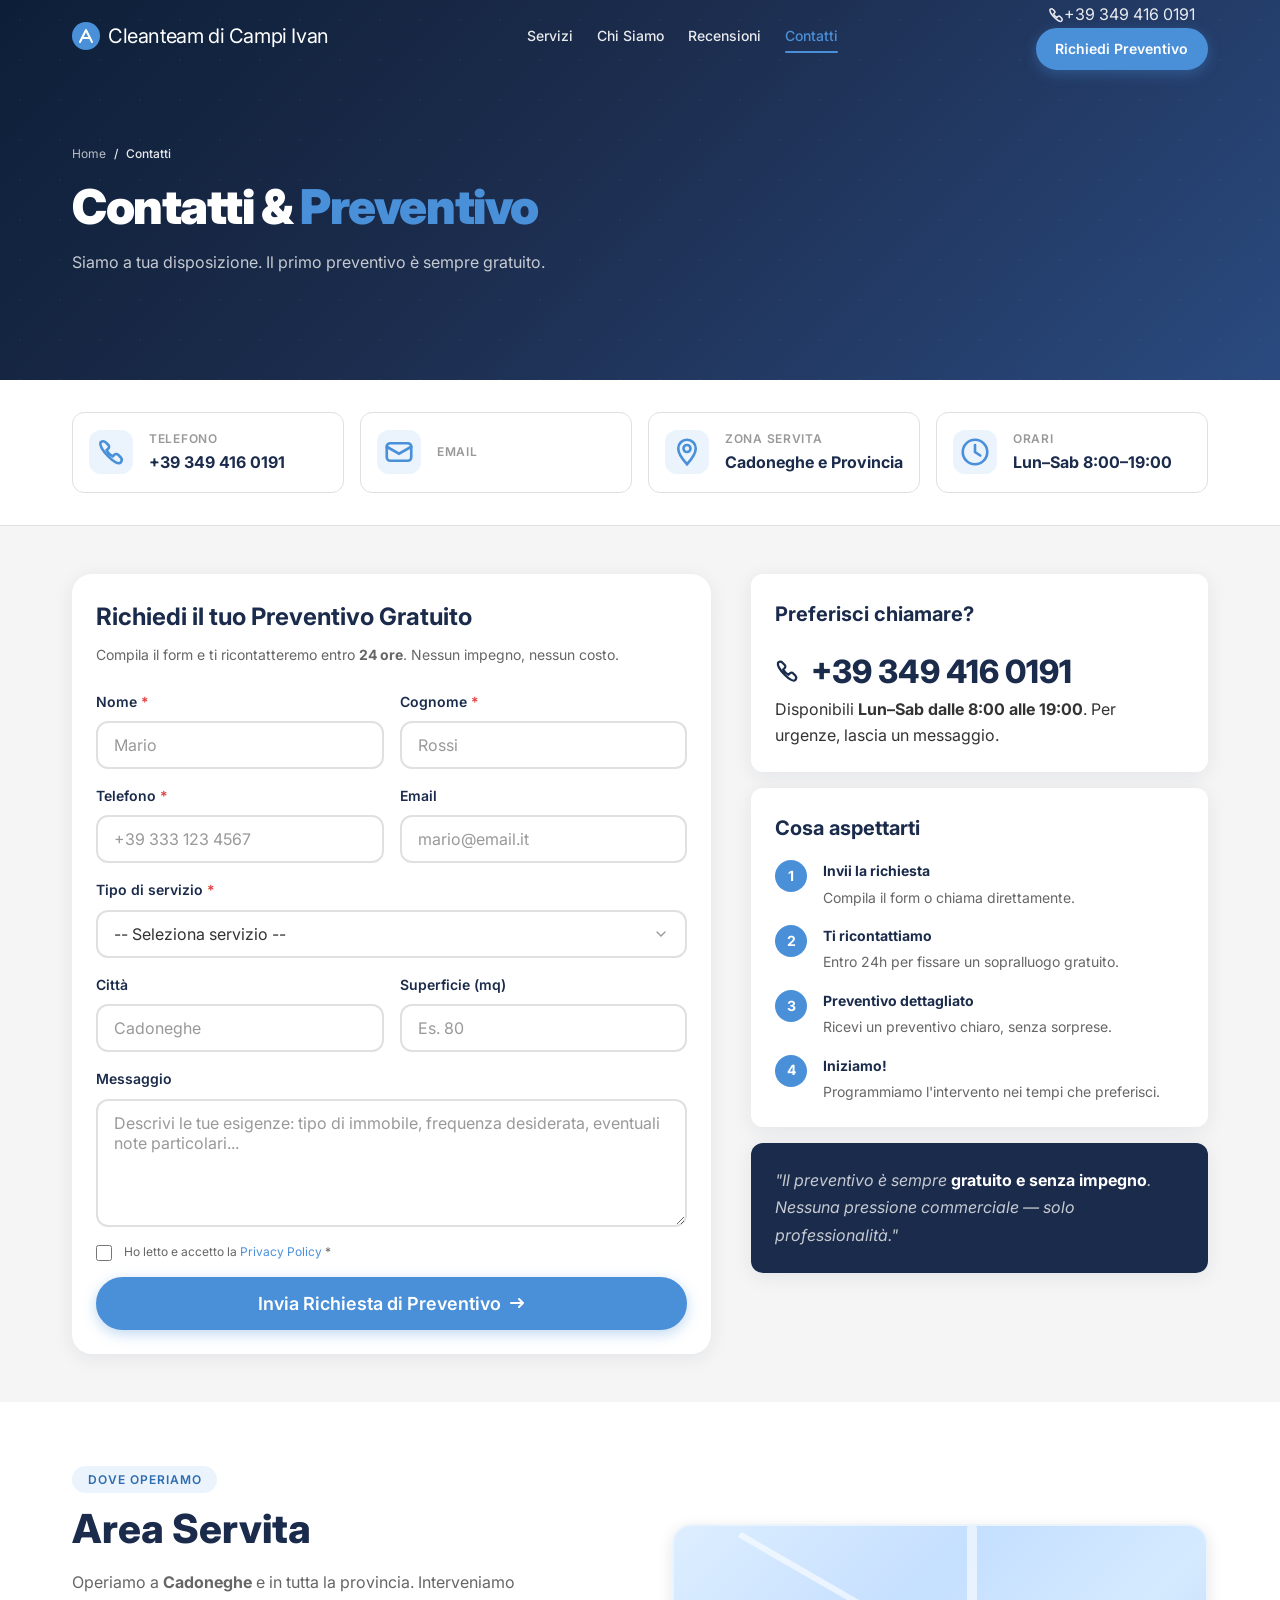
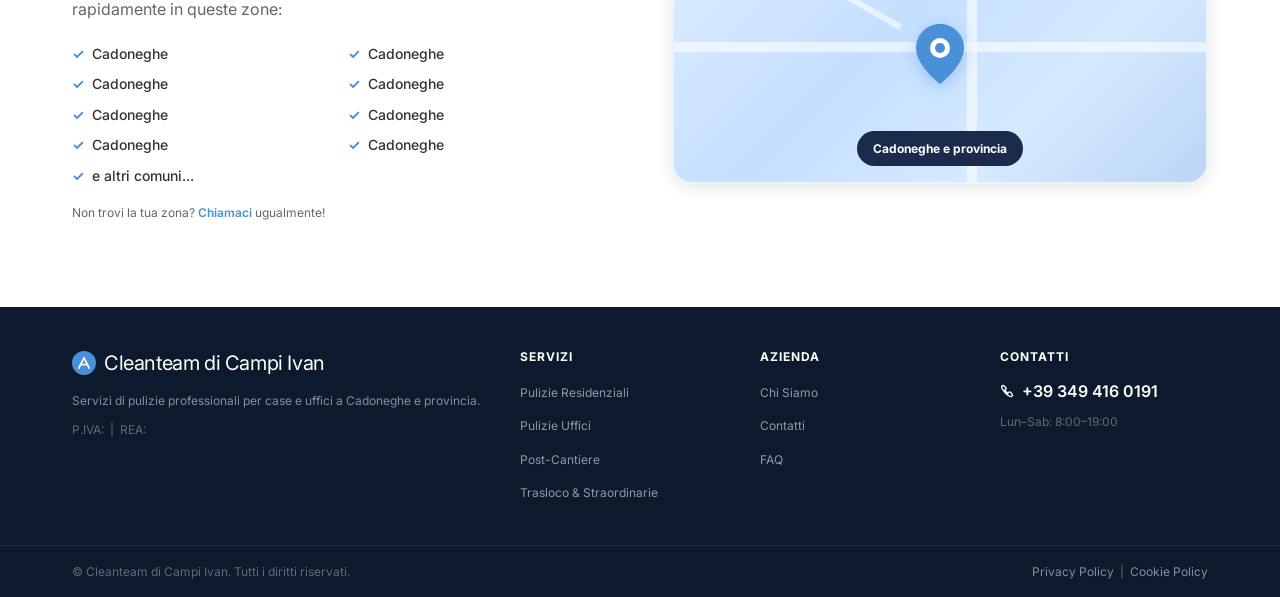
<file: contatti.html>
<!DOCTYPE html>
<html lang="it">
<head>
  <meta charset="UTF-8" />
  <meta name="viewport" content="width=device-width, initial-scale=1.0" />
  <meta name="description" content="Contatta Cleanteam di Campi Ivan per un preventivo gratuito. Pulizie professionali a Cadoneghe. Chiamaci o compila il form." />
  <title>Contatti | Cleanteam di Campi Ivan</title>
  <link rel="preconnect" href="https://fonts.googleapis.com" />
  <link rel="preconnect" href="https://fonts.gstatic.com" crossorigin />
  <link href="https://fonts.googleapis.com/css2?family=Inter:wght@300;400;500;600;700;800;900&display=swap" rel="stylesheet" />
  <link rel="stylesheet" href="css/style.css" />
</head>
<body>

  <header class="header scrolled" id="header">
    <div class="container header__inner">
      <a href="index.html" class="header__logo"><span class="logo-icon"><svg width="28" height="28" viewBox="0 0 28 28" fill="none"><circle cx="14" cy="14" r="14" fill="#4A90D9"/><path d="M8 20L14 8L20 20" stroke="#fff" stroke-width="2" stroke-linecap="round" stroke-linejoin="round"/><path d="M10 16h8" stroke="#fff" stroke-width="2" stroke-linecap="round"/></svg></span><span class="logo-text">Cleanteam di Campi Ivan</span></a>
      <nav class="header__nav" id="mainNav">
        <ul class="nav-list">
          <li class="nav-item nav-item--dropdown"><a href="index.html#servizi" class="nav-link nav-link--dropdown-trigger">Servizi <svg width="12" height="12" viewBox="0 0 12 12" fill="none"><path d="M2 4L6 8L10 4" stroke="currentColor" stroke-width="1.8" stroke-linecap="round"/></svg></a><ul class="nav-dropdown"><li><a href="servizi/pulizie-residenziali.html" class="nav-dropdown__link"><svg width="16" height="16" viewBox="0 0 16 16" fill="none"><path d="M2 8L8 2L14 8V14H10V10H6V14H2V8Z" stroke="currentColor" stroke-width="1.5" stroke-linecap="round" stroke-linejoin="round"/></svg>Pulizie Residenziali</a></li><li><a href="servizi/pulizie-uffici.html" class="nav-dropdown__link"><svg width="16" height="16" viewBox="0 0 16 16" fill="none"><rect x="2" y="4" width="12" height="10" rx="1" stroke="currentColor" stroke-width="1.5"/><path d="M2 7H14" stroke="currentColor" stroke-width="1.5"/></svg>Pulizie Uffici</a></li><li><a href="servizi/pulizie-post-cantiere.html" class="nav-dropdown__link"><svg width="16" height="16" viewBox="0 0 16 16" fill="none"><path d="M4 14V8L8 3L12 8V14" stroke="currentColor" stroke-width="1.5" stroke-linecap="round" stroke-linejoin="round"/></svg>Post-Cantiere</a></li><li><a href="servizi/pulizie-trasloco.html" class="nav-dropdown__link"><svg width="16" height="16" viewBox="0 0 16 16" fill="none"><rect x="2" y="6" width="12" height="8" rx="1" stroke="currentColor" stroke-width="1.5"/><path d="M5 6V4a3 3 0 016 0v2" stroke="currentColor" stroke-width="1.5" stroke-linecap="round"/></svg>Trasloco & Straordinarie</a></li></ul></li>
          <li><a href="chi-siamo.html" class="nav-link">Chi Siamo</a></li>
          <li><a href="index.html#recensioni" class="nav-link">Recensioni</a></li>
          <li><a href="contatti.html" class="nav-link active">Contatti</a></li>
        </ul>
      </nav>
      <div class="header__actions"><a href="tel:+39 349 416 0191" class="header__phone"><svg width="16" height="16" viewBox="0 0 16 16" fill="none"><path d="M2 2.5C2 2.5 3.5 1 5 2.5L6.5 4C7 4.5 7 5.5 6.5 6L5.5 7C6.5 9 7 9.5 9 10.5L10 9.5C10.5 9 11.5 9 12 9.5L13.5 11C15 12.5 13.5 14 13.5 14C11 16.5 1 6 2 2.5Z" stroke="currentColor" stroke-width="1.5" stroke-linecap="round"/></svg><span>+39 349 416 0191</span></a><a href="contatti.html" class="btn btn--primary btn--sm">Richiedi Preventivo</a></div>
      <button class="hamburger" id="hamburger" aria-label="Apri menu" aria-expanded="false"><span></span><span></span><span></span></button>
    </div>
  </header>

  <main>
    <!-- PAGE HERO -->
    <section class="page-hero">
      <div class="page-hero__bg"></div>
      <div class="container page-hero__content">
        <nav class="breadcrumb" aria-label="Breadcrumb"><ol><li><a href="index.html">Home</a></li><li aria-current="page">Contatti</li></ol></nav>
        <h1 class="page-hero__title">Contatti & <span class="highlight">Preventivo</span></h1>
        <p class="page-hero__subtitle">Siamo a tua disposizione. Il primo preventivo è sempre gratuito.</p>
      </div>
    </section>

    <!-- CONTATTO RAPIDO BAR -->
    <section class="quick-contact-bar">
      <div class="container">
        <div class="quick-contact-bar__grid reveal-up">
          <a href="tel:+39 349 416 0191" class="quick-contact-item">
            <div class="quick-contact-item__icon"><svg width="28" height="28" viewBox="0 0 16 16" fill="none"><path d="M2 2.5C2 2.5 3.5 1 5 2.5L6.5 4C7 4.5 7 5.5 6.5 6L5.5 7C6.5 9 7 9.5 9 10.5L10 9.5C10.5 9 11.5 9 12 9.5L13.5 11C15 12.5 13.5 14 13.5 14C11 16.5 1 6 2 2.5Z" stroke="#4A90D9" stroke-width="1.5" stroke-linecap="round"/></svg></div>
            <div><span class="quick-contact-item__label">Telefono</span><span class="quick-contact-item__value">+39 349 416 0191</span></div>
          </a>
          <a href="mailto:" class="quick-contact-item">
            <div class="quick-contact-item__icon"><svg width="28" height="28" viewBox="0 0 16 16" fill="none"><rect x="1" y="3" width="14" height="10" rx="2" stroke="#4A90D9" stroke-width="1.5"/><path d="M1 5L8 9L15 5" stroke="#4A90D9" stroke-width="1.5" stroke-linecap="round"/></svg></div>
            <div><span class="quick-contact-item__label">Email</span><span class="quick-contact-item__value"></span></div>
          </a>
          <div class="quick-contact-item">
            <div class="quick-contact-item__icon"><svg width="28" height="28" viewBox="0 0 16 16" fill="none"><path d="M8 1C5.2 1 3 3.2 3 6C3 9.5 8 15 8 15C8 15 13 9.5 13 6C13 3.2 10.8 1 8 1Z" stroke="#4A90D9" stroke-width="1.5"/><circle cx="8" cy="6" r="2" stroke="#4A90D9" stroke-width="1.5"/></svg></div>
            <div><span class="quick-contact-item__label">Zona servita</span><span class="quick-contact-item__value">Cadoneghe e Provincia</span></div>
          </div>
          <div class="quick-contact-item">
            <div class="quick-contact-item__icon"><svg width="28" height="28" viewBox="0 0 16 16" fill="none"><circle cx="8" cy="8" r="7" stroke="#4A90D9" stroke-width="1.5"/><path d="M8 4V8L11 10" stroke="#4A90D9" stroke-width="1.5" stroke-linecap="round"/></svg></div>
            <div><span class="quick-contact-item__label">Orari</span><span class="quick-contact-item__value">Lun–Sab 8:00–19:00</span></div>
          </div>
        </div>
      </div>
    </section>

    <!-- FORM + MAPPA -->
    <section class="contatti-page">
      <div class="container">
        <div class="contatti-page__grid">

          <!-- FORM -->
          <div class="contatti-page__form reveal-up">
            <h2 class="form-section-title">Richiedi il tuo Preventivo Gratuito</h2>
            <p class="form-section-sub">Compila il form e ti ricontatteremo entro <strong>24 ore</strong>. Nessun impegno, nessun costo.</p>
            <form class="contact-form contact-form--full" id="contactForm" novalidate>
              <div class="form-row">
                <div class="form-group">
                  <label for="nome" class="form-label">Nome <span>*</span></label>
                  <input type="text" id="nome" name="nome" class="form-input" placeholder="Mario" required autocomplete="given-name"/>
                </div>
                <div class="form-group">
                  <label for="cognome" class="form-label">Cognome <span>*</span></label>
                  <input type="text" id="cognome" name="cognome" class="form-input" placeholder="Rossi" required autocomplete="family-name"/>
                </div>
              </div>
              <div class="form-row">
                <div class="form-group">
                  <label for="telefono" class="form-label">Telefono <span>*</span></label>
                  <input type="tel" id="telefono" name="telefono" class="form-input" placeholder="+39 333 123 4567" required autocomplete="tel"/>
                </div>
                <div class="form-group">
                  <label for="email" class="form-label">Email</label>
                  <input type="email" id="email" name="email" class="form-input" placeholder="mario@email.it" autocomplete="email"/>
                </div>
              </div>
              <div class="form-group">
                <label for="servizio" class="form-label">Tipo di servizio <span>*</span></label>
                <select id="servizio" name="servizio" class="form-input form-select" required>
                  <option value="">-- Seleziona servizio --</option>
                  <option value="residenziale">Pulizie Residenziali</option>
                  <option value="ufficio">Pulizie Uffici/Commerciali</option>
                  <option value="postcantiere">Pulizie Post-Cantiere</option>
                  <option value="trasloco">Pulizie Trasloco/Straordinarie</option>
                  <option value="altro">Altro</option>
                </select>
              </div>
              <div class="form-row">
                <div class="form-group">
                  <label for="citta" class="form-label">Città</label>
                  <input type="text" id="citta" name="citta" class="form-input" placeholder="Cadoneghe"/>
                </div>
                <div class="form-group">
                  <label for="superficie" class="form-label">Superficie (mq)</label>
                  <input type="number" id="superficie" name="superficie" class="form-input" placeholder="Es. 80"/>
                </div>
              </div>
              <div class="form-group">
                <label for="messaggio" class="form-label">Messaggio</label>
                <textarea id="messaggio" name="messaggio" class="form-input form-textarea" placeholder="Descrivi le tue esigenze: tipo di immobile, frequenza desiderata, eventuali note particolari..." rows="5"></textarea>
              </div>
              <div class="form-group form-group--check">
                <label class="form-check">
                  <input type="checkbox" name="privacy" required/>
                  <span>Ho letto e accetto la <a href="#">Privacy Policy</a> *</span>
                </label>
              </div>
              <button type="submit" class="btn btn--primary btn--full btn--lg">
                Invia Richiesta di Preventivo
                <svg width="16" height="16" viewBox="0 0 16 16" fill="none"><path d="M2 8H14M10 4L14 8L10 12" stroke="currentColor" stroke-width="2" stroke-linecap="round" stroke-linejoin="round"/></svg>
              </button>
              <div class="form-success" id="formSuccess" role="alert" hidden>
                <svg width="20" height="20" viewBox="0 0 20 20" fill="none"><circle cx="10" cy="10" r="9" stroke="#2E8B57" stroke-width="2"/><path d="M6 10L9 13L14 7" stroke="#2E8B57" stroke-width="2" stroke-linecap="round" stroke-linejoin="round"/></svg>
                Richiesta inviata! Ti contatteremo al più presto.
              </div>
            </form>
          </div>

          <!-- INFO LATERALE -->
          <aside class="contatti-page__aside reveal-up" style="--delay:0.15s">
            <div class="aside-block">
              <h3 class="aside-block__title">Preferisci chiamare?</h3>
              <a href="tel:+39 349 416 0191" class="phone-big phone-big--dark">
                <svg width="24" height="24" viewBox="0 0 16 16" fill="none"><path d="M2 2.5C2 2.5 3.5 1 5 2.5L6.5 4C7 4.5 7 5.5 6.5 6L5.5 7C6.5 9 7 9.5 9 10.5L10 9.5C10.5 9 11.5 9 12 9.5L13.5 11C15 12.5 13.5 14 13.5 14C11 16.5 1 6 2 2.5Z" stroke="currentColor" stroke-width="1.5" stroke-linecap="round"/></svg>
                +39 349 416 0191
              </a>
              <p>Disponibili <strong>Lun–Sab dalle 8:00 alle 19:00</strong>. Per urgenze, lascia un messaggio.</p>
            </div>

            <div class="aside-block">
              <h3 class="aside-block__title">Cosa aspettarti</h3>
              <ol class="process-list">
                <li class="process-item">
                  <span class="process-item__num">1</span>
                  <div><strong>Invii la richiesta</strong><p>Compila il form o chiama direttamente.</p></div>
                </li>
                <li class="process-item">
                  <span class="process-item__num">2</span>
                  <div><strong>Ti ricontattiamo</strong><p>Entro 24h per fissare un sopralluogo gratuito.</p></div>
                </li>
                <li class="process-item">
                  <span class="process-item__num">3</span>
                  <div><strong>Preventivo dettagliato</strong><p>Ricevi un preventivo chiaro, senza sorprese.</p></div>
                </li>
                <li class="process-item">
                  <span class="process-item__num">4</span>
                  <div><strong>Iniziamo!</strong><p>Programmiamo l'intervento nei tempi che preferisci.</p></div>
                </li>
              </ol>
            </div>

            <div class="aside-block aside-block--accent">
              <p>"Il preventivo è sempre <strong>gratuito e senza impegno</strong>. Nessuna pressione commerciale — solo professionalità."</p>
            </div>
          </aside>
        </div>
      </div>
    </section>

    <!-- MAPPA AREA -->
    <section class="area-servita">
      <div class="container">
        <div class="area-servita__inner reveal-up">
          <div class="area-servita__text">
            <span class="section-tag">Dove operiamo</span>
            <h2 class="section-title" style="text-align:left">Area Servita</h2>
            <p>Operiamo a <strong>Cadoneghe</strong> e in tutta la provincia. Interveniamo rapidamente in queste zone:</p>
            <ul class="area-list">
              <li>Cadoneghe</li><li>Cadoneghe</li><li>Cadoneghe</li><li>Cadoneghe</li>
              <li>Cadoneghe</li><li>Cadoneghe</li><li>Cadoneghe</li><li>Cadoneghe</li>
              <li>e altri comuni...</li>
            </ul>
            <p class="area-note">Non trovi la tua zona? <a href="tel:+39 349 416 0191">Chiamaci</a> ugualmente!</p>
          </div>
          <div class="area-servita__map">
            <div class="map-placeholder">
              <svg class="map-pin" width="48" height="60" viewBox="0 0 48 60" fill="none"><path d="M24 0C10.7 0 0 10.7 0 24C0 42 24 60 24 60C24 60 48 42 48 24C48 10.7 37.3 0 24 0Z" fill="#4A90D9"/><circle cx="24" cy="24" r="10" fill="white"/><circle cx="24" cy="24" r="5" fill="#4A90D9"/></svg>
              <span class="map-placeholder__label">Cadoneghe e provincia</span>
              <div class="map-roads"><div class="map-road map-road--h"></div><div class="map-road map-road--v"></div><div class="map-road map-road--d1"></div></div>
            </div>
          </div>
        </div>
      </div>
    </section>
  </main>

  <footer class="footer">
    <div class="container footer__inner">
      <div class="footer__brand"><a href="index.html" class="header__logo footer__logo"><span class="logo-icon"><svg width="24" height="24" viewBox="0 0 28 28" fill="none"><circle cx="14" cy="14" r="14" fill="#4A90D9"/><path d="M8 20L14 8L20 20" stroke="#fff" stroke-width="2" stroke-linecap="round" stroke-linejoin="round"/><path d="M10 16h8" stroke="#fff" stroke-width="2" stroke-linecap="round"/></svg></span><span class="logo-text">Cleanteam di Campi Ivan</span></a><p class="footer__desc">Servizi di pulizie professionali per case e uffici a Cadoneghe e provincia.</p><p class="footer__piva">P.IVA:  &nbsp;|&nbsp; REA: </p></div>
      <nav class="footer__nav"><h4 class="footer__nav-title">Servizi</h4><ul><li><a href="servizi/pulizie-residenziali.html">Pulizie Residenziali</a></li><li><a href="servizi/pulizie-uffici.html">Pulizie Uffici</a></li><li><a href="servizi/pulizie-post-cantiere.html">Post-Cantiere</a></li><li><a href="servizi/pulizie-trasloco.html">Trasloco & Straordinarie</a></li></ul></nav>
      <nav class="footer__nav"><h4 class="footer__nav-title">Azienda</h4><ul><li><a href="chi-siamo.html">Chi Siamo</a></li><li><a href="contatti.html">Contatti</a></li><li><a href="index.html#faq">FAQ</a></li></ul></nav>
      <div class="footer__contact"><h4 class="footer__nav-title">Contatti</h4><a href="tel:+39 349 416 0191" class="footer__phone"><svg width="14" height="14" viewBox="0 0 16 16" fill="none"><path d="M2 2.5C2 2.5 3.5 1 5 2.5L6.5 4C7 4.5 7 5.5 6.5 6L5.5 7C6.5 9 7 9.5 9 10.5L10 9.5C10.5 9 11.5 9 12 9.5L13.5 11C15 12.5 13.5 14 13.5 14C11 16.5 1 6 2 2.5Z" stroke="currentColor" stroke-width="1.5" stroke-linecap="round"/></svg>+39 349 416 0191</a><a href="mailto:" class="footer__email"></a><p class="footer__hours">Lun–Sab: 8:00–19:00</p></div>
    </div>
    <div class="footer__bottom"><div class="container"><p>&copy; <span class="footer-year"></span> Cleanteam di Campi Ivan. Tutti i diritti riservati.</p><p><a href="#">Privacy Policy</a> &nbsp;|&nbsp; <a href="#">Cookie Policy</a></p></div></div>
  </footer>
  <script src="js/main.js"></script>
</body>
</html>
</file>
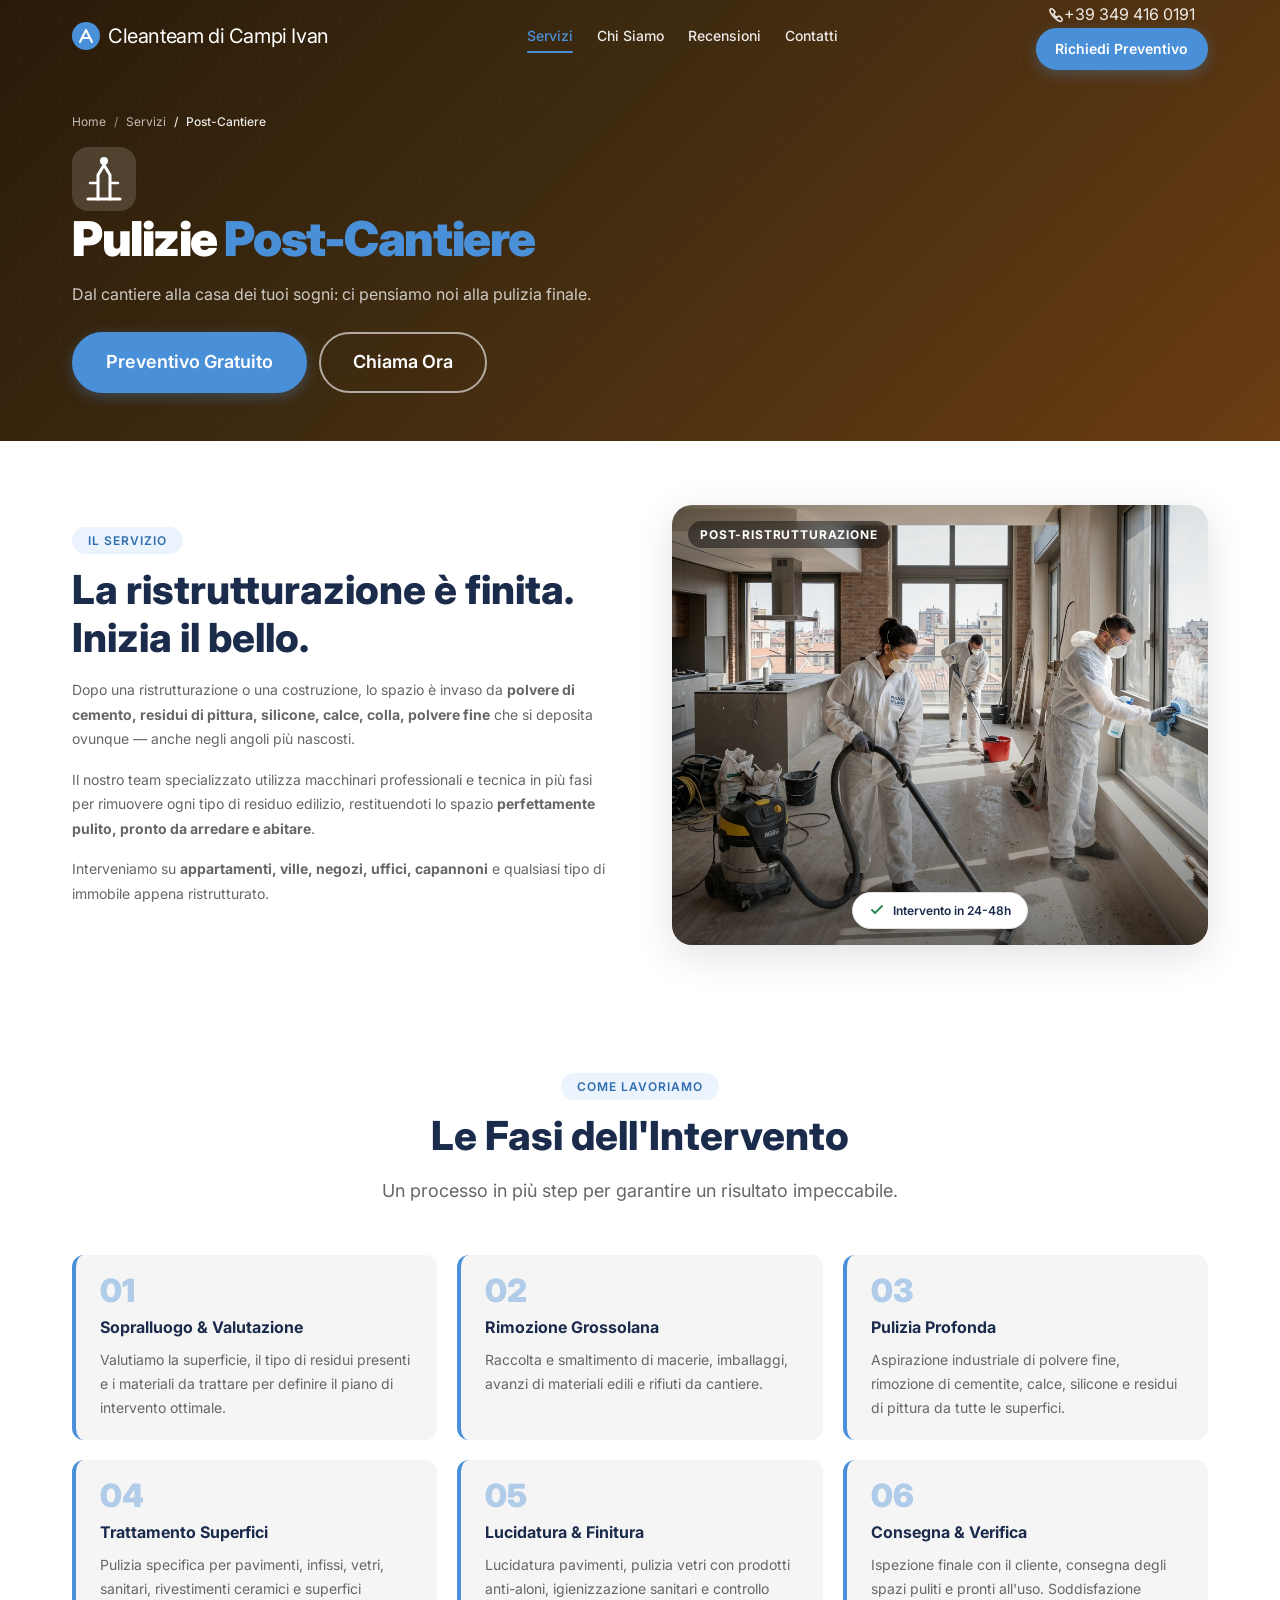
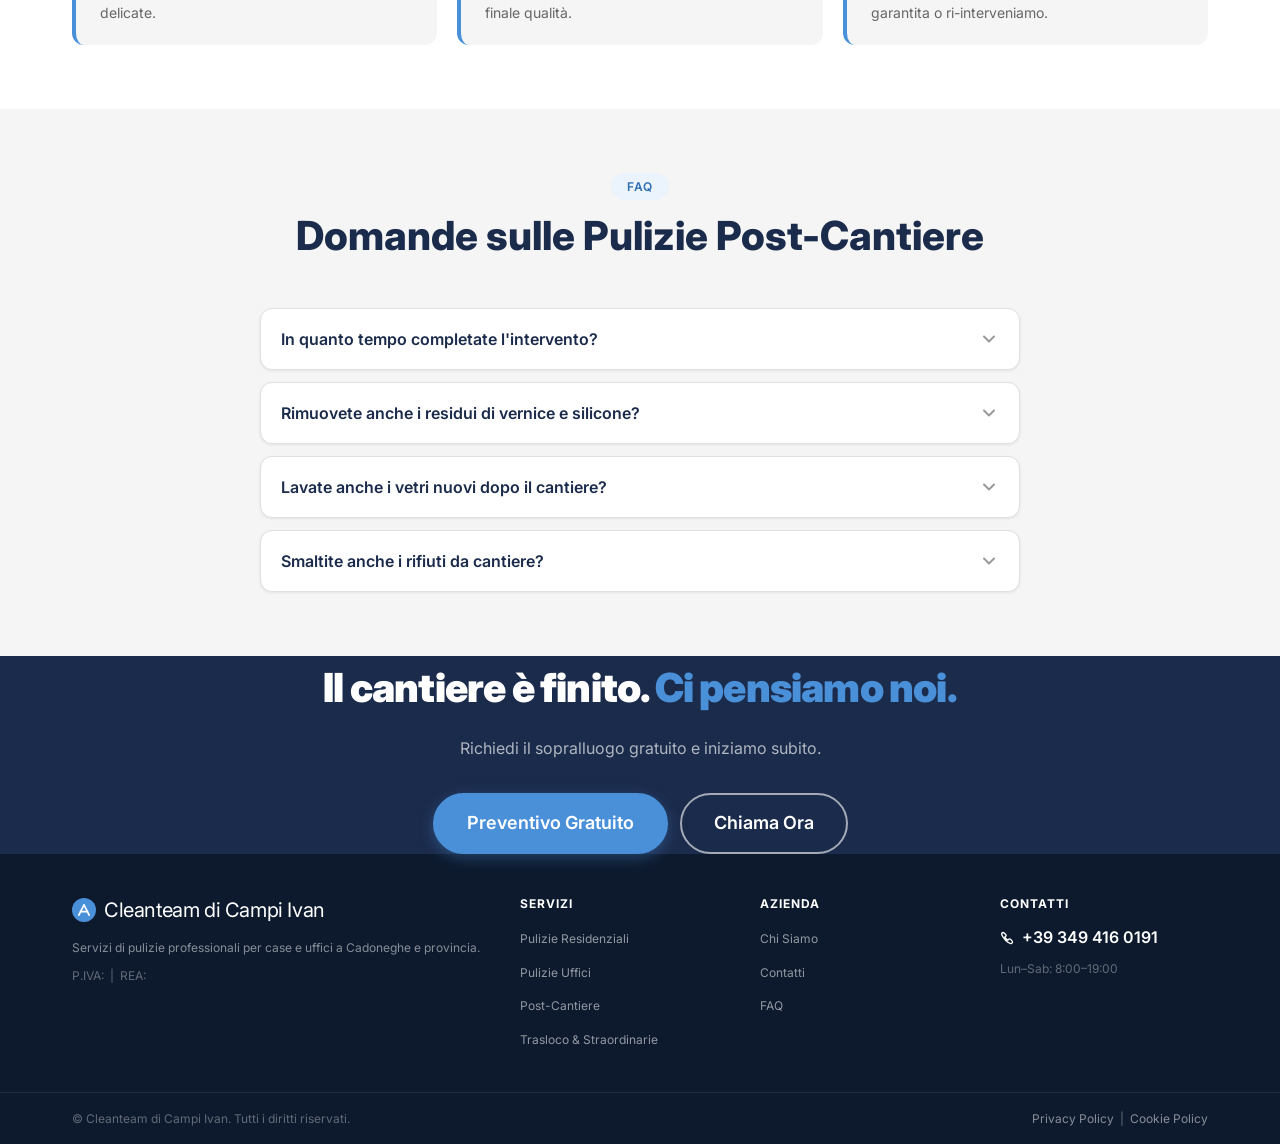
<file: servizi/pulizie-post-cantiere.html>
<!DOCTYPE html>
<html lang="it">
<head>
  <meta charset="UTF-8" />
  <meta name="viewport" content="width=device-width, initial-scale=1.0" />
  <meta name="description" content="Pulizie post-cantiere a Cadoneghe. Rimozione polvere, residui edili, cementite. Pronti in tempi rapidi. Preventivo gratuito." />
  <title>Pulizie Post-Cantiere | Cleanteam di Campi Ivan</title>
  <link rel="preconnect" href="https://fonts.googleapis.com" />
  <link rel="preconnect" href="https://fonts.gstatic.com" crossorigin />
  <link href="https://fonts.googleapis.com/css2?family=Inter:wght@300;400;500;600;700;800;900&display=swap" rel="stylesheet" />
  <link rel="stylesheet" href="../css/style.css" />
</head>
<body>

  <header class="header scrolled" id="header">
    <div class="container header__inner">
      <a href="../index.html" class="header__logo"><span class="logo-icon"><svg width="28" height="28" viewBox="0 0 28 28" fill="none"><circle cx="14" cy="14" r="14" fill="#4A90D9"/><path d="M8 20L14 8L20 20" stroke="#fff" stroke-width="2" stroke-linecap="round" stroke-linejoin="round"/><path d="M10 16h8" stroke="#fff" stroke-width="2" stroke-linecap="round"/></svg></span><span class="logo-text">Cleanteam di Campi Ivan</span></a>
      <nav class="header__nav" id="mainNav">
        <ul class="nav-list">
          <li class="nav-item nav-item--dropdown"><a href="../index.html#servizi" class="nav-link nav-link--dropdown-trigger active">Servizi <svg width="12" height="12" viewBox="0 0 12 12" fill="none"><path d="M2 4L6 8L10 4" stroke="currentColor" stroke-width="1.8" stroke-linecap="round"/></svg></a><ul class="nav-dropdown"><li><a href="pulizie-residenziali.html" class="nav-dropdown__link"><svg width="16" height="16" viewBox="0 0 16 16" fill="none"><path d="M2 8L8 2L14 8V14H10V10H6V14H2V8Z" stroke="currentColor" stroke-width="1.5" stroke-linecap="round" stroke-linejoin="round"/></svg>Pulizie Residenziali</a></li><li><a href="pulizie-uffici.html" class="nav-dropdown__link"><svg width="16" height="16" viewBox="0 0 16 16" fill="none"><rect x="2" y="4" width="12" height="10" rx="1" stroke="currentColor" stroke-width="1.5"/><path d="M2 7H14" stroke="currentColor" stroke-width="1.5"/></svg>Pulizie Uffici</a></li><li><a href="pulizie-post-cantiere.html" class="nav-dropdown__link active"><svg width="16" height="16" viewBox="0 0 16 16" fill="none"><path d="M4 14V8L8 3L12 8V14" stroke="currentColor" stroke-width="1.5" stroke-linecap="round" stroke-linejoin="round"/></svg>Post-Cantiere</a></li><li><a href="pulizie-trasloco.html" class="nav-dropdown__link"><svg width="16" height="16" viewBox="0 0 16 16" fill="none"><rect x="2" y="6" width="12" height="8" rx="1" stroke="currentColor" stroke-width="1.5"/><path d="M5 6V4a3 3 0 016 0v2" stroke="currentColor" stroke-width="1.5" stroke-linecap="round"/></svg>Trasloco & Straordinarie</a></li></ul></li>
          <li><a href="../chi-siamo.html" class="nav-link">Chi Siamo</a></li>
          <li><a href="../index.html#recensioni" class="nav-link">Recensioni</a></li>
          <li><a href="../contatti.html" class="nav-link">Contatti</a></li>
        </ul>
      </nav>
      <div class="header__actions"><a href="tel:+39 349 416 0191" class="header__phone"><svg width="16" height="16" viewBox="0 0 16 16" fill="none"><path d="M2 2.5C2 2.5 3.5 1 5 2.5L6.5 4C7 4.5 7 5.5 6.5 6L5.5 7C6.5 9 7 9.5 9 10.5L10 9.5C10.5 9 11.5 9 12 9.5L13.5 11C15 12.5 13.5 14 13.5 14C11 16.5 1 6 2 2.5Z" stroke="currentColor" stroke-width="1.5" stroke-linecap="round"/></svg><span>+39 349 416 0191</span></a><a href="../contatti.html" class="btn btn--primary btn--sm">Richiedi Preventivo</a></div>
      <button class="hamburger" id="hamburger" aria-label="Apri menu" aria-expanded="false"><span></span><span></span><span></span></button>
    </div>
  </header>

  <main>
    <section class="page-hero page-hero--servizio">
      <div class="page-hero__bg page-hero__bg--orange"></div>
      <div class="container page-hero__content">
        <nav class="breadcrumb"><ol><li><a href="../index.html">Home</a></li><li><a href="../index.html#servizi">Servizi</a></li><li aria-current="page">Post-Cantiere</li></ol></nav>
        <div class="page-hero__icon" aria-hidden="true">
          <svg width="64" height="64" viewBox="0 0 64 64" fill="none"><rect width="64" height="64" rx="16" fill="rgba(255,255,255,0.15)"/><path d="M16 52H48" stroke="white" stroke-width="3" stroke-linecap="round"/><path d="M26 52V28L32 18L38 28V52" stroke="white" stroke-width="3" stroke-linecap="round" stroke-linejoin="round"/><circle cx="32" cy="14" r="4" fill="white"/><path d="M18 36H26M38 36H46" stroke="white" stroke-width="2.5" stroke-linecap="round"/></svg>
        </div>
        <h1 class="page-hero__title">Pulizie <span class="highlight">Post-Cantiere</span></h1>
        <p class="page-hero__subtitle">Dal cantiere alla casa dei tuoi sogni: ci pensiamo noi alla pulizia finale.</p>
        <div class="page-hero__cta">
          <a href="../contatti.html" class="btn btn--primary btn--lg">Preventivo Gratuito</a>
          <a href="tel:+39 349 416 0191" class="btn btn--outline btn--lg">Chiama Ora</a>
        </div>
      </div>
    </section>

    <!-- INTRO -->
<section class="servizio-intro">
  <div class="container">
    <div class="servizio-intro__grid">
      <div class="servizio-intro__text reveal-up">
        <span class="section-tag">Il servizio</span>
        <h2 class="section-title" style="text-align:left">La ristrutturazione è finita. Inizia il bello.</h2>
        <p>Dopo una ristrutturazione o una costruzione, lo spazio è invaso da <strong>polvere di cemento, residui di pittura, silicone, calce, colla, polvere fine</strong> che si deposita ovunque — anche negli angoli più nascosti.</p>
        <p>Il nostro team specializzato utilizza macchinari professionali e tecnica in più fasi per rimuovere ogni tipo di residuo edilizio, restituendoti lo spazio <strong>perfettamente pulito, pronto da arredare e abitare</strong>.</p>
        <p>Interveniamo su <strong>appartamenti, ville, negozi, uffici, capannoni</strong> e qualsiasi tipo di immobile appena ristrutturato.</p>
      </div>

      <div class="servizio-intro__visual reveal-up" style="--delay:0.2s">
        <div class="servizio-visual-card servizio-visual-card--cant">

          <!-- Immagine principale -->
          <img
            src="../img/pulizia-cantiere.png"
            alt="Pulizie post cantiere professionale"
            class="servizio-visual-card__img"
          />

          <!-- Overlay scuro sul fondo per leggibilità -->
          <div class="servizio-visual-card__overlay"></div>

          <!-- Label in alto a sinistra -->
          <span class="servizio-visual-card__label">Post-Ristrutturazione</span>

          <!-- Badge in basso -->
          <div class="servizio-visual-badge servizio-visual-badge--orange">
            <svg width="16" height="16" viewBox="0 0 16 16" fill="none">
              <path d="M3 8L6 11L13 4" stroke="#2E8B57" stroke-width="2" stroke-linecap="round" stroke-linejoin="round"/>
            </svg>
            Intervento in 24-48h
          </div>

        </div>
      </div>
    </div>
  </div>
</section>

    <!-- FASI INTERVENTO -->
    <section class="servizio-fasi">
      <div class="container">
        <div class="section-header reveal-up">
          <span class="section-tag">Come lavoriamo</span>
          <h2 class="section-title">Le Fasi dell'Intervento</h2>
          <p class="section-subtitle">Un processo in più step per garantire un risultato impeccabile.</p>
        </div>
        <div class="fasi-grid">
          <div class="fase-card reveal-up">
            <div class="fase-card__step">01</div>
            <h3>Sopralluogo & Valutazione</h3>
            <p>Valutiamo la superficie, il tipo di residui presenti e i materiali da trattare per definire il piano di intervento ottimale.</p>
          </div>
          <div class="fase-card reveal-up" style="--delay:0.1s">
            <div class="fase-card__step">02</div>
            <h3>Rimozione Grossolana</h3>
            <p>Raccolta e smaltimento di macerie, imballaggi, avanzi di materiali edili e rifiuti da cantiere.</p>
          </div>
          <div class="fase-card reveal-up" style="--delay:0.2s">
            <div class="fase-card__step">03</div>
            <h3>Pulizia Profonda</h3>
            <p>Aspirazione industriale di polvere fine, rimozione di cementite, calce, silicone e residui di pittura da tutte le superfici.</p>
          </div>
          <div class="fase-card reveal-up" style="--delay:0.3s">
            <div class="fase-card__step">04</div>
            <h3>Trattamento Superfici</h3>
            <p>Pulizia specifica per pavimenti, infissi, vetri, sanitari, rivestimenti ceramici e superfici delicate.</p>
          </div>
          <div class="fase-card reveal-up" style="--delay:0.4s">
            <div class="fase-card__step">05</div>
            <h3>Lucidatura & Finitura</h3>
            <p>Lucidatura pavimenti, pulizia vetri con prodotti anti-aloni, igienizzazione sanitari e controllo finale qualità.</p>
          </div>
          <div class="fase-card reveal-up" style="--delay:0.5s">
            <div class="fase-card__step">06</div>
            <h3>Consegna & Verifica</h3>
            <p>Ispezione finale con il cliente, consegna degli spazi puliti e pronti all'uso. Soddisfazione garantita o ri-interveniamo.</p>
          </div>
        </div>
      </div>
    </section>

    <!-- FAQ -->
    <section class="faq">
      <div class="container">
        <div class="section-header reveal-up"><span class="section-tag">FAQ</span><h2 class="section-title">Domande sulle Pulizie Post-Cantiere</h2></div>
        <div class="faq__list reveal-up">
          <div class="faq-item"><button class="faq-item__question" aria-expanded="false"><span>In quanto tempo completate l'intervento?</span><span class="faq-item__icon"><svg width="20" height="20" viewBox="0 0 20 20" fill="none"><path d="M5 7.5L10 12.5L15 7.5" stroke="currentColor" stroke-width="2" stroke-linecap="round" stroke-linejoin="round"/></svg></span></button><div class="faq-item__answer"><div class="faq-item__answer-inner"><p>Dipende dalla superficie e dal livello di sporco. Un appartamento di 80mq viene completato in genere in <strong>6-10 ore</strong>. Per spazi più grandi interveniamo con squadre multiple.</p></div></div></div>
          <div class="faq-item"><button class="faq-item__question" aria-expanded="false"><span>Rimuovete anche i residui di vernice e silicone?</span><span class="faq-item__icon"><svg width="20" height="20" viewBox="0 0 20 20" fill="none"><path d="M5 7.5L10 12.5L15 7.5" stroke="currentColor" stroke-width="2" stroke-linecap="round" stroke-linejoin="round"/></svg></span></button><div class="faq-item__answer"><div class="faq-item__answer-inner"><p>Sì, utilizziamo prodotti specifici e raschietti professionali per rimuovere residui di vernice, silicone, colla, cementite e altri materiali edili, senza danneggiare le superfici sottostanti.</p></div></div></div>
          <div class="faq-item"><button class="faq-item__question" aria-expanded="false"><span>Lavate anche i vetri nuovi dopo il cantiere?</span><span class="faq-item__icon"><svg width="20" height="20" viewBox="0 0 20 20" fill="none"><path d="M5 7.5L10 12.5L15 7.5" stroke="currentColor" stroke-width="2" stroke-linecap="round" stroke-linejoin="round"/></svg></span></button><div class="faq-item__answer"><div class="faq-item__answer-inner"><p>Assolutamente. Il lavaggio vetri con prodotti anti-aloni professionali è incluso nel servizio standard post-cantiere. Puliamo sia le superfici interne che esterne accessibili.</p></div></div></div>
          <div class="faq-item"><button class="faq-item__question" aria-expanded="false"><span>Smaltite anche i rifiuti da cantiere?</span><span class="faq-item__icon"><svg width="20" height="20" viewBox="0 0 20 20" fill="none"><path d="M5 7.5L10 12.5L15 7.5" stroke="currentColor" stroke-width="2" stroke-linecap="round" stroke-linejoin="round"/></svg></span></button><div class="faq-item__answer"><div class="faq-item__answer-inner"><p>Raccogliamo e rimuovere i rifiuti da cantiere (imballaggi, residui minori). Per lo smaltimento di materiali edili in grandi quantità (macerie, scarti strutturali) è necessario un servizio dedicato che possiamo consigliare.</p></div></div></div>
        </div>
      </div>
    </section>

    <section class="cta-finale">
      <div class="container">
        <div class="cta-finale__inner reveal-up">
          <h2>Il cantiere è finito. <span class="highlight">Ci pensiamo noi.</span></h2>
          <p>Richiedi il sopralluogo gratuito e iniziamo subito.</p>
          <div class="cta-finale__actions">
            <a href="../contatti.html" class="btn btn--primary btn--lg">Preventivo Gratuito</a>
            <a href="tel:+39 349 416 0191" class="btn btn--outline btn--lg">Chiama Ora</a>
          </div>
        </div>
      </div>
    </section>
  </main>

  <footer class="footer">
    <div class="container footer__inner">
      <div class="footer__brand"><a href="../index.html" class="header__logo footer__logo"><span class="logo-icon"><svg width="24" height="24" viewBox="0 0 28 28" fill="none"><circle cx="14" cy="14" r="14" fill="#4A90D9"/><path d="M8 20L14 8L20 20" stroke="#fff" stroke-width="2" stroke-linecap="round" stroke-linejoin="round"/><path d="M10 16h8" stroke="#fff" stroke-width="2" stroke-linecap="round"/></svg></span><span class="logo-text">Cleanteam di Campi Ivan</span></a><p class="footer__desc">Servizi di pulizie professionali per case e uffici a Cadoneghe e provincia.</p><p class="footer__piva">P.IVA:  &nbsp;|&nbsp; REA: </p></div>
      <nav class="footer__nav"><h4 class="footer__nav-title">Servizi</h4><ul><li><a href="pulizie-residenziali.html">Pulizie Residenziali</a></li><li><a href="pulizie-uffici.html">Pulizie Uffici</a></li><li><a href="pulizie-post-cantiere.html">Post-Cantiere</a></li><li><a href="pulizie-trasloco.html">Trasloco & Straordinarie</a></li></ul></nav>
      <nav class="footer__nav"><h4 class="footer__nav-title">Azienda</h4><ul><li><a href="../chi-siamo.html">Chi Siamo</a></li><li><a href="../contatti.html">Contatti</a></li><li><a href="../index.html#faq">FAQ</a></li></ul></nav>
      <div class="footer__contact"><h4 class="footer__nav-title">Contatti</h4><a href="tel:+39 349 416 0191" class="footer__phone"><svg width="14" height="14" viewBox="0 0 16 16" fill="none"><path d="M2 2.5C2 2.5 3.5 1 5 2.5L6.5 4C7 4.5 7 5.5 6.5 6L5.5 7C6.5 9 7 9.5 9 10.5L10 9.5C10.5 9 11.5 9 12 9.5L13.5 11C15 12.5 13.5 14 13.5 14C11 16.5 1 6 2 2.5Z" stroke="currentColor" stroke-width="1.5" stroke-linecap="round"/></svg>+39 349 416 0191</a><a href="mailto:" class="footer__email"></a><p class="footer__hours">Lun–Sab: 8:00–19:00</p></div>
    </div>
    <div class="footer__bottom"><div class="container"><p>&copy; <span class="footer-year"></span> Cleanteam di Campi Ivan. Tutti i diritti riservati.</p><p><a href="#">Privacy Policy</a> &nbsp;|&nbsp; <a href="#">Cookie Policy</a></p></div></div>
  </footer>
  <script src="../js/main.js"></script>
</body>
</html>
</file>
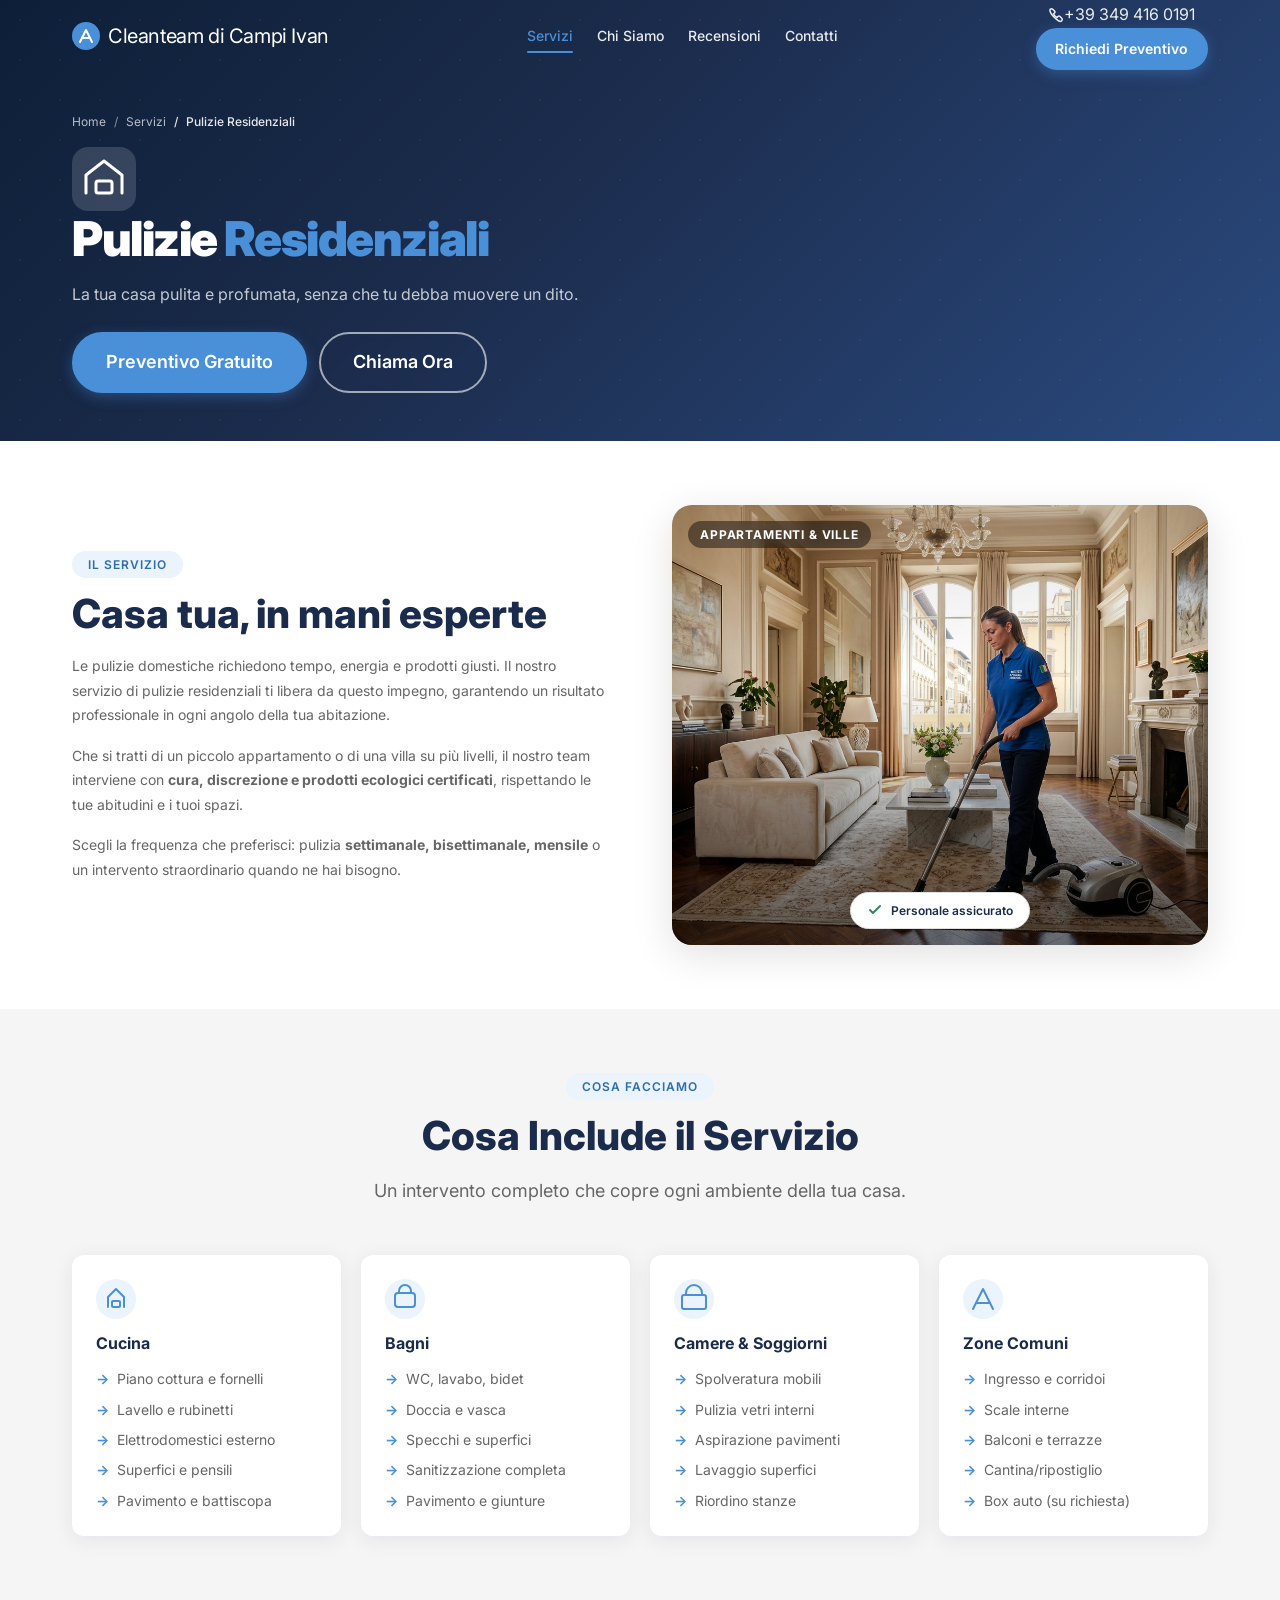
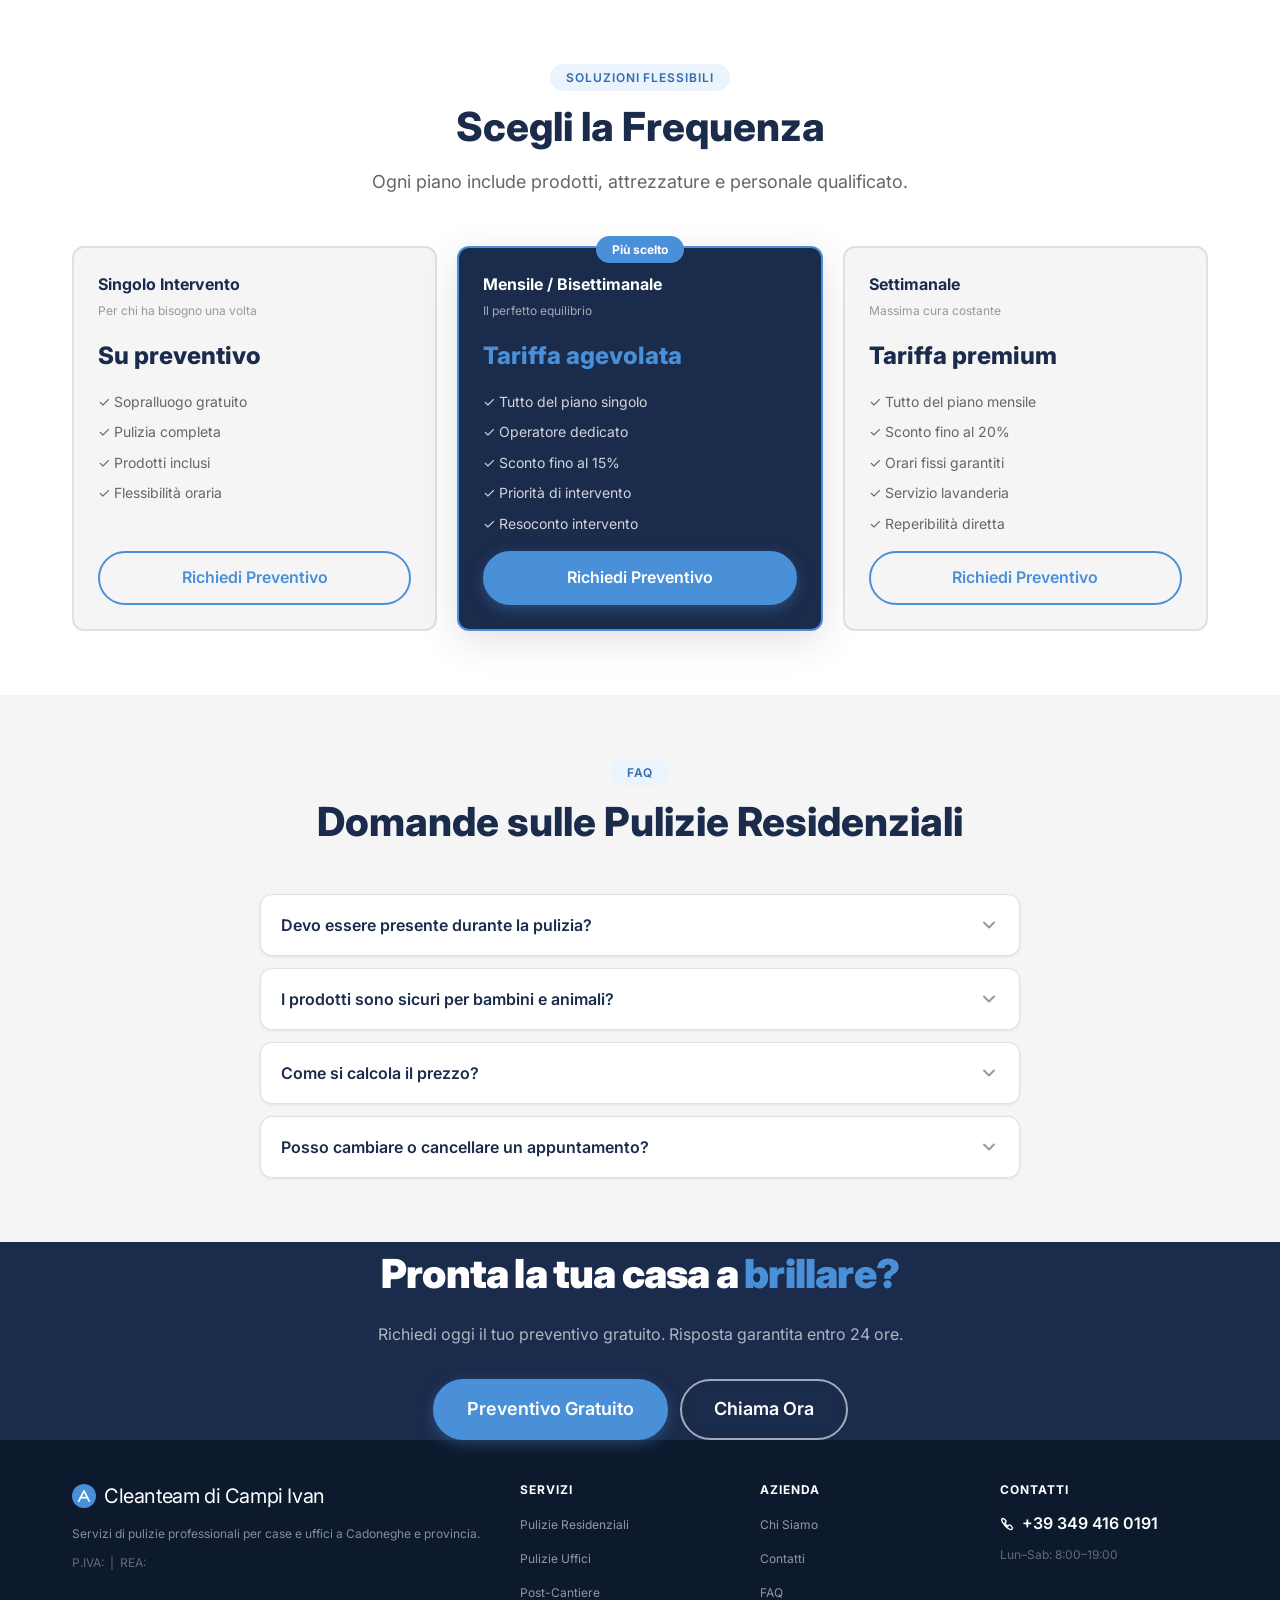
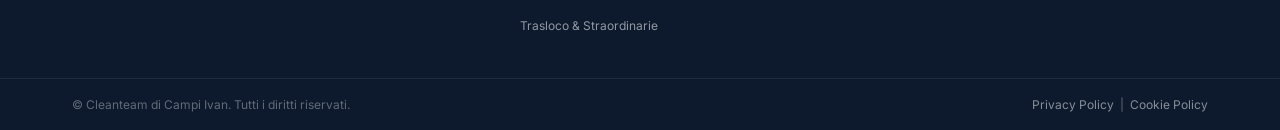
<file: servizi/pulizie-residenziali.html>
<!DOCTYPE html>
<html lang="it">
<head>
  <meta charset="UTF-8" />
  <meta name="viewport" content="width=device-width, initial-scale=1.0" />
  <meta name="description" content="Pulizie residenziali professionali a Cadoneghe. Appartamenti, ville, case private. Prodotti ecologici, personale assicurato. Preventivo gratuito." />
  <title>Pulizie Residenziali | Cleanteam di Campi Ivan</title>
  <link rel="preconnect" href="https://fonts.googleapis.com" />
  <link rel="preconnect" href="https://fonts.gstatic.com" crossorigin />
  <link href="https://fonts.googleapis.com/css2?family=Inter:wght@300;400;500;600;700;800;900&display=swap" rel="stylesheet" />
  <link rel="stylesheet" href="../css/style.css" />
</head>
<body>

  <header class="header scrolled" id="header">
    <div class="container header__inner">
      <a href="../index.html" class="header__logo"><span class="logo-icon"><svg width="28" height="28" viewBox="0 0 28 28" fill="none"><circle cx="14" cy="14" r="14" fill="#4A90D9"/><path d="M8 20L14 8L20 20" stroke="#fff" stroke-width="2" stroke-linecap="round" stroke-linejoin="round"/><path d="M10 16h8" stroke="#fff" stroke-width="2" stroke-linecap="round"/></svg></span><span class="logo-text">Cleanteam di Campi Ivan</span></a>
      <nav class="header__nav" id="mainNav">
        <ul class="nav-list">
          <li class="nav-item nav-item--dropdown"><a href="../index.html#servizi" class="nav-link nav-link--dropdown-trigger active">Servizi <svg width="12" height="12" viewBox="0 0 12 12" fill="none"><path d="M2 4L6 8L10 4" stroke="currentColor" stroke-width="1.8" stroke-linecap="round"/></svg></a><ul class="nav-dropdown"><li><a href="pulizie-residenziali.html" class="nav-dropdown__link active"><svg width="16" height="16" viewBox="0 0 16 16" fill="none"><path d="M2 8L8 2L14 8V14H10V10H6V14H2V8Z" stroke="currentColor" stroke-width="1.5" stroke-linecap="round" stroke-linejoin="round"/></svg>Pulizie Residenziali</a></li><li><a href="pulizie-uffici.html" class="nav-dropdown__link"><svg width="16" height="16" viewBox="0 0 16 16" fill="none"><rect x="2" y="4" width="12" height="10" rx="1" stroke="currentColor" stroke-width="1.5"/><path d="M2 7H14" stroke="currentColor" stroke-width="1.5"/></svg>Pulizie Uffici</a></li><li><a href="pulizie-post-cantiere.html" class="nav-dropdown__link"><svg width="16" height="16" viewBox="0 0 16 16" fill="none"><path d="M4 14V8L8 3L12 8V14" stroke="currentColor" stroke-width="1.5" stroke-linecap="round" stroke-linejoin="round"/></svg>Post-Cantiere</a></li><li><a href="pulizie-trasloco.html" class="nav-dropdown__link"><svg width="16" height="16" viewBox="0 0 16 16" fill="none"><rect x="2" y="6" width="12" height="8" rx="1" stroke="currentColor" stroke-width="1.5"/><path d="M5 6V4a3 3 0 016 0v2" stroke="currentColor" stroke-width="1.5" stroke-linecap="round"/></svg>Trasloco & Straordinarie</a></li></ul></li>
          <li><a href="../chi-siamo.html" class="nav-link">Chi Siamo</a></li>
          <li><a href="../index.html#recensioni" class="nav-link">Recensioni</a></li>
          <li><a href="../contatti.html" class="nav-link">Contatti</a></li>
        </ul>
      </nav>
      <div class="header__actions"><a href="tel:+39 349 416 0191" class="header__phone"><svg width="16" height="16" viewBox="0 0 16 16" fill="none"><path d="M2 2.5C2 2.5 3.5 1 5 2.5L6.5 4C7 4.5 7 5.5 6.5 6L5.5 7C6.5 9 7 9.5 9 10.5L10 9.5C10.5 9 11.5 9 12 9.5L13.5 11C15 12.5 13.5 14 13.5 14C11 16.5 1 6 2 2.5Z" stroke="currentColor" stroke-width="1.5" stroke-linecap="round"/></svg><span>+39 349 416 0191</span></a><a href="../contatti.html" class="btn btn--primary btn--sm">Richiedi Preventivo</a></div>
      <button class="hamburger" id="hamburger" aria-label="Apri menu" aria-expanded="false"><span></span><span></span><span></span></button>
    </div>
  </header>

  <main>
    <section class="page-hero page-hero--servizio">
      <div class="page-hero__bg page-hero__bg--blue"></div>
      <div class="container page-hero__content">
        <nav class="breadcrumb"><ol><li><a href="../index.html">Home</a></li><li><a href="../index.html#servizi">Servizi</a></li><li aria-current="page">Pulizie Residenziali</li></ol></nav>
        <div class="page-hero__icon" aria-hidden="true">
          <svg width="64" height="64" viewBox="0 0 64 64" fill="none"><rect width="64" height="64" rx="16" fill="rgba(255,255,255,0.15)"/><path d="M14 46V28L32 14L50 28V46" stroke="white" stroke-width="3" stroke-linecap="round" stroke-linejoin="round"/><rect x="24" y="34" width="16" height="12" rx="2" stroke="white" stroke-width="3"/></svg>
        </div>
        <h1 class="page-hero__title">Pulizie <span class="highlight">Residenziali</span></h1>
        <p class="page-hero__subtitle">La tua casa pulita e profumata, senza che tu debba muovere un dito.</p>
        <div class="page-hero__cta">
          <a href="../contatti.html" class="btn btn--primary btn--lg">Preventivo Gratuito</a>
          <a href="tel:+39 349 416 0191" class="btn btn--outline btn--lg">Chiama Ora</a>
        </div>
      </div>
    </section>

    <!-- INTRO SERVIZIO -->
<section class="servizio-intro">
  <div class="container">
    <div class="servizio-intro__grid">
      <div class="servizio-intro__text reveal-up">
        <span class="section-tag">Il servizio</span>
        <h2 class="section-title" style="text-align:left">Casa tua, in mani esperte</h2>
        <p>Le pulizie domestiche richiedono tempo, energia e prodotti giusti. Il nostro servizio di pulizie residenziali ti libera da questo impegno, garantendo un risultato professionale in ogni angolo della tua abitazione.</p>
        <p>Che si tratti di un piccolo appartamento o di una villa su più livelli, il nostro team interviene con <strong>cura, discrezione e prodotti ecologici certificati</strong>, rispettando le tue abitudini e i tuoi spazi.</p>
        <p>Scegli la frequenza che preferisci: pulizia <strong>settimanale, bisettimanale, mensile</strong> o un intervento straordinario quando ne hai bisogno.</p>
      </div>

      <div class="servizio-intro__visual reveal-up" style="--delay:0.2s">
        <div class="servizio-visual-card servizio-visual-card--blue">

          <!-- Immagine principale -->
          <img
            src="/img/pulizia-living-room.png"
            alt="Pulizie residenziali professionali per appartamenti e ville"
            class="servizio-visual-card__img"
          />

          <!-- Overlay gradiente fondo -->
          <div class="servizio-visual-card__overlay"></div>

          <!-- Label categoria in alto -->
          <span class="servizio-visual-card__label">Appartamenti &amp; Ville</span>

          <!-- Badge in basso -->
          <div class="servizio-visual-badge">
            <svg width="16" height="16" viewBox="0 0 16 16" fill="none">
              <path d="M3 8L6 11L13 4" stroke="#2E8B57" stroke-width="2" stroke-linecap="round" stroke-linejoin="round"/>
            </svg>
            Personale assicurato
          </div>

        </div>
      </div>
    </div>
  </div>
</section>


    <!-- COSA INCLUDIAMO -->
    <section class="servizio-include">
      <div class="container">
        <div class="section-header reveal-up">
          <span class="section-tag">Cosa facciamo</span>
          <h2 class="section-title">Cosa Include il Servizio</h2>
          <p class="section-subtitle">Un intervento completo che copre ogni ambiente della tua casa.</p>
        </div>
        <div class="include-grid">
          <div class="include-card reveal-up">
            <div class="include-card__icon" aria-hidden="true">
              <svg width="40" height="40" viewBox="0 0 40 40" fill="none"><circle cx="20" cy="20" r="20" fill="#EBF3FC"/><path d="M12 28V18L20 10L28 18V28" stroke="#4A90D9" stroke-width="2" stroke-linecap="round" stroke-linejoin="round"/><rect x="16" y="22" width="8" height="6" rx="1" stroke="#4A90D9" stroke-width="2"/></svg>
            </div>
            <h3>Cucina</h3>
            <ul><li>Piano cottura e fornelli</li><li>Lavello e rubinetti</li><li>Elettrodomestici esterno</li><li>Superfici e pensili</li><li>Pavimento e battiscopa</li></ul>
          </div>
          <div class="include-card reveal-up" style="--delay:0.1s">
            <div class="include-card__icon" aria-hidden="true">
              <svg width="40" height="40" viewBox="0 0 40 40" fill="none"><circle cx="20" cy="20" r="20" fill="#EBF3FC"/><rect x="10" y="14" width="20" height="14" rx="3" stroke="#4A90D9" stroke-width="2"/><path d="M14 14V12a6 6 0 0112 0v2" stroke="#4A90D9" stroke-width="2" stroke-linecap="round"/></svg>
            </div>
            <h3>Bagni</h3>
            <ul><li>WC, lavabo, bidet</li><li>Doccia e vasca</li><li>Specchi e superfici</li><li>Sanitizzazione completa</li><li>Pavimento e giunture</li></ul>
          </div>
          <div class="include-card reveal-up" style="--delay:0.2s">
            <div class="include-card__icon" aria-hidden="true">
              <svg width="40" height="40" viewBox="0 0 40 40" fill="none"><circle cx="20" cy="20" r="20" fill="#EBF3FC"/><rect x="8" y="16" width="24" height="14" rx="2" stroke="#4A90D9" stroke-width="2"/><path d="M12 16V14a8 8 0 0116 0v2" stroke="#4A90D9" stroke-width="2" stroke-linecap="round"/></svg>
            </div>
            <h3>Camere & Soggiorni</h3>
            <ul><li>Spolveratura mobili</li><li>Pulizia vetri interni</li><li>Aspirazione pavimenti</li><li>Lavaggio superfici</li><li>Riordino stanze</li></ul>
          </div>
          <div class="include-card reveal-up" style="--delay:0.3s">
            <div class="include-card__icon" aria-hidden="true">
              <svg width="40" height="40" viewBox="0 0 40 40" fill="none"><circle cx="20" cy="20" r="20" fill="#EBF3FC"/><path d="M10 30L20 10L30 30" stroke="#4A90D9" stroke-width="2" stroke-linecap="round" stroke-linejoin="round"/><path d="M13 24H27" stroke="#4A90D9" stroke-width="2" stroke-linecap="round"/></svg>
            </div>
            <h3>Zone Comuni</h3>
            <ul><li>Ingresso e corridoi</li><li>Scale interne</li><li>Balconi e terrazze</li><li>Cantina/ripostiglio</li><li>Box auto (su richiesta)</li></ul>
          </div>
        </div>
      </div>
    </section>

    <!-- FREQUENZE E PREZZI -->
    <section class="servizio-piani">
      <div class="container">
        <div class="section-header reveal-up">
          <span class="section-tag">Soluzioni flessibili</span>
          <h2 class="section-title">Scegli la Frequenza</h2>
          <p class="section-subtitle">Ogni piano include prodotti, attrezzature e personale qualificato.</p>
        </div>
        <div class="piani-grid">
          <div class="piano-card reveal-up">
            <div class="piano-card__header">
              <h3>Singolo Intervento</h3>
              <p>Per chi ha bisogno una volta</p>
            </div>
            <div class="piano-card__price">Su preventivo</div>
            <ul class="piano-card__features">
              <li>✓ Sopralluogo gratuito</li>
              <li>✓ Pulizia completa</li>
              <li>✓ Prodotti inclusi</li>
              <li>✓ Flessibilità oraria</li>
            </ul>
            <a href="../contatti.html" class="btn btn--outline-dark btn--full">Richiedi Preventivo</a>
          </div>
          <div class="piano-card piano-card--featured reveal-up" style="--delay:0.1s">
            <div class="piano-card__badge">Più scelto</div>
            <div class="piano-card__header">
              <h3>Mensile / Bisettimanale</h3>
              <p>Il perfetto equilibrio</p>
            </div>
            <div class="piano-card__price">Tariffa agevolata</div>
            <ul class="piano-card__features">
              <li>✓ Tutto del piano singolo</li>
              <li>✓ Operatore dedicato</li>
              <li>✓ Sconto fino al 15%</li>
              <li>✓ Priorità di intervento</li>
              <li>✓ Resoconto intervento</li>
            </ul>
            <a href="../contatti.html" class="btn btn--primary btn--full">Richiedi Preventivo</a>
          </div>
          <div class="piano-card reveal-up" style="--delay:0.2s">
            <div class="piano-card__header">
              <h3>Settimanale</h3>
              <p>Massima cura costante</p>
            </div>
            <div class="piano-card__price">Tariffa premium</div>
            <ul class="piano-card__features">
              <li>✓ Tutto del piano mensile</li>
              <li>✓ Sconto fino al 20%</li>
              <li>✓ Orari fissi garantiti</li>
              <li>✓ Servizio lavanderia</li>
              <li>✓ Reperibilità diretta</li>
            </ul>
            <a href="../contatti.html" class="btn btn--outline-dark btn--full">Richiedi Preventivo</a>
          </div>
        </div>
      </div>
    </section>

    <!-- FAQ SERVIZIO -->
    <section class="faq">
      <div class="container">
        <div class="section-header reveal-up">
          <span class="section-tag">FAQ</span>
          <h2 class="section-title">Domande sulle Pulizie Residenziali</h2>
        </div>
        <div class="faq__list reveal-up">
          <div class="faq-item"><button class="faq-item__question" aria-expanded="false"><span>Devo essere presente durante la pulizia?</span><span class="faq-item__icon"><svg width="20" height="20" viewBox="0 0 20 20" fill="none"><path d="M5 7.5L10 12.5L15 7.5" stroke="currentColor" stroke-width="2" stroke-linecap="round" stroke-linejoin="round"/></svg></span></button><div class="faq-item__answer"><div class="faq-item__answer-inner"><p>Non è necessario. Molti clienti ci lasciano le chiavi in totale fiducia. Il nostro personale è selezionato, formato e opera con la massima riservatezza. Al termine dell'intervento ti mandiamo un resoconto.</p></div></div></div>
          <div class="faq-item"><button class="faq-item__question" aria-expanded="false"><span>I prodotti sono sicuri per bambini e animali?</span><span class="faq-item__icon"><svg width="20" height="20" viewBox="0 0 20 20" fill="none"><path d="M5 7.5L10 12.5L15 7.5" stroke="currentColor" stroke-width="2" stroke-linecap="round" stroke-linejoin="round"/></svg></span></button><div class="faq-item__answer"><div class="faq-item__answer-inner"><p>Assolutamente sì. Utilizziamo esclusivamente detergenti ecologici certificati, ipoallergenici e biodegradabili. Sicuri per bambini, animali domestici e persone con allergie.</p></div></div></div>
          <div class="faq-item"><button class="faq-item__question" aria-expanded="false"><span>Come si calcola il prezzo?</span><span class="faq-item__icon"><svg width="20" height="20" viewBox="0 0 20 20" fill="none"><path d="M5 7.5L10 12.5L15 7.5" stroke="currentColor" stroke-width="2" stroke-linecap="round" stroke-linejoin="round"/></svg></span></button><div class="faq-item__answer"><div class="faq-item__answer-inner"><p>Il prezzo dipende dalla superficie, dal numero di ambienti, dal livello di pulizia richiesto e dalla frequenza. Facciamo sempre un sopralluogo gratuito per darti un preventivo preciso e trasparente.</p></div></div></div>
          <div class="faq-item"><button class="faq-item__question" aria-expanded="false"><span>Posso cambiare o cancellare un appuntamento?</span><span class="faq-item__icon"><svg width="20" height="20" viewBox="0 0 20 20" fill="none"><path d="M5 7.5L10 12.5L15 7.5" stroke="currentColor" stroke-width="2" stroke-linecap="round" stroke-linejoin="round"/></svg></span></button><div class="faq-item__answer"><div class="faq-item__answer-inner"><p>Sì, con un preavviso di almeno 24 ore non ci sono penali. Capiamo che gli imprevisti capitano e gestiamo la pianificazione con la massima flessibilità.</p></div></div></div>
        </div>
      </div>
    </section>

    <!-- CTA -->
    <section class="cta-finale">
      <div class="container">
        <div class="cta-finale__inner reveal-up">
          <h2>Pronta la tua casa a <span class="highlight">brillare?</span></h2>
          <p>Richiedi oggi il tuo preventivo gratuito. Risposta garantita entro 24 ore.</p>
          <div class="cta-finale__actions">
            <a href="../contatti.html" class="btn btn--primary btn--lg">Preventivo Gratuito</a>
            <a href="tel:+39 349 416 0191" class="btn btn--outline btn--lg">Chiama Ora</a>
          </div>
        </div>
      </div>
    </section>
  </main>

  <footer class="footer">
    <div class="container footer__inner">
      <div class="footer__brand"><a href="../index.html" class="header__logo footer__logo"><span class="logo-icon"><svg width="24" height="24" viewBox="0 0 28 28" fill="none"><circle cx="14" cy="14" r="14" fill="#4A90D9"/><path d="M8 20L14 8L20 20" stroke="#fff" stroke-width="2" stroke-linecap="round" stroke-linejoin="round"/><path d="M10 16h8" stroke="#fff" stroke-width="2" stroke-linecap="round"/></svg></span><span class="logo-text">Cleanteam di Campi Ivan</span></a><p class="footer__desc">Servizi di pulizie professionali per case e uffici a Cadoneghe e provincia.</p><p class="footer__piva">P.IVA:  &nbsp;|&nbsp; REA: </p></div>
      <nav class="footer__nav"><h4 class="footer__nav-title">Servizi</h4><ul><li><a href="pulizie-residenziali.html">Pulizie Residenziali</a></li><li><a href="pulizie-uffici.html">Pulizie Uffici</a></li><li><a href="pulizie-post-cantiere.html">Post-Cantiere</a></li><li><a href="pulizie-trasloco.html">Trasloco & Straordinarie</a></li></ul></nav>
      <nav class="footer__nav"><h4 class="footer__nav-title">Azienda</h4><ul><li><a href="../chi-siamo.html">Chi Siamo</a></li><li><a href="../contatti.html">Contatti</a></li><li><a href="../index.html#faq">FAQ</a></li></ul></nav>
      <div class="footer__contact"><h4 class="footer__nav-title">Contatti</h4><a href="tel:+39 349 416 0191" class="footer__phone"><svg width="14" height="14" viewBox="0 0 16 16" fill="none"><path d="M2 2.5C2 2.5 3.5 1 5 2.5L6.5 4C7 4.5 7 5.5 6.5 6L5.5 7C6.5 9 7 9.5 9 10.5L10 9.5C10.5 9 11.5 9 12 9.5L13.5 11C15 12.5 13.5 14 13.5 14C11 16.5 1 6 2 2.5Z" stroke="currentColor" stroke-width="1.5" stroke-linecap="round"/></svg>+39 349 416 0191</a><a href="mailto:" class="footer__email"></a><p class="footer__hours">Lun–Sab: 8:00–19:00</p></div>
    </div>
    <div class="footer__bottom"><div class="container"><p>&copy; <span class="footer-year"></span> Cleanteam di Campi Ivan. Tutti i diritti riservati.</p><p><a href="#">Privacy Policy</a> &nbsp;|&nbsp; <a href="#">Cookie Policy</a></p></div></div>
  </footer>
  <script src="../js/main.js"></script>
</body>
</html>
</file>
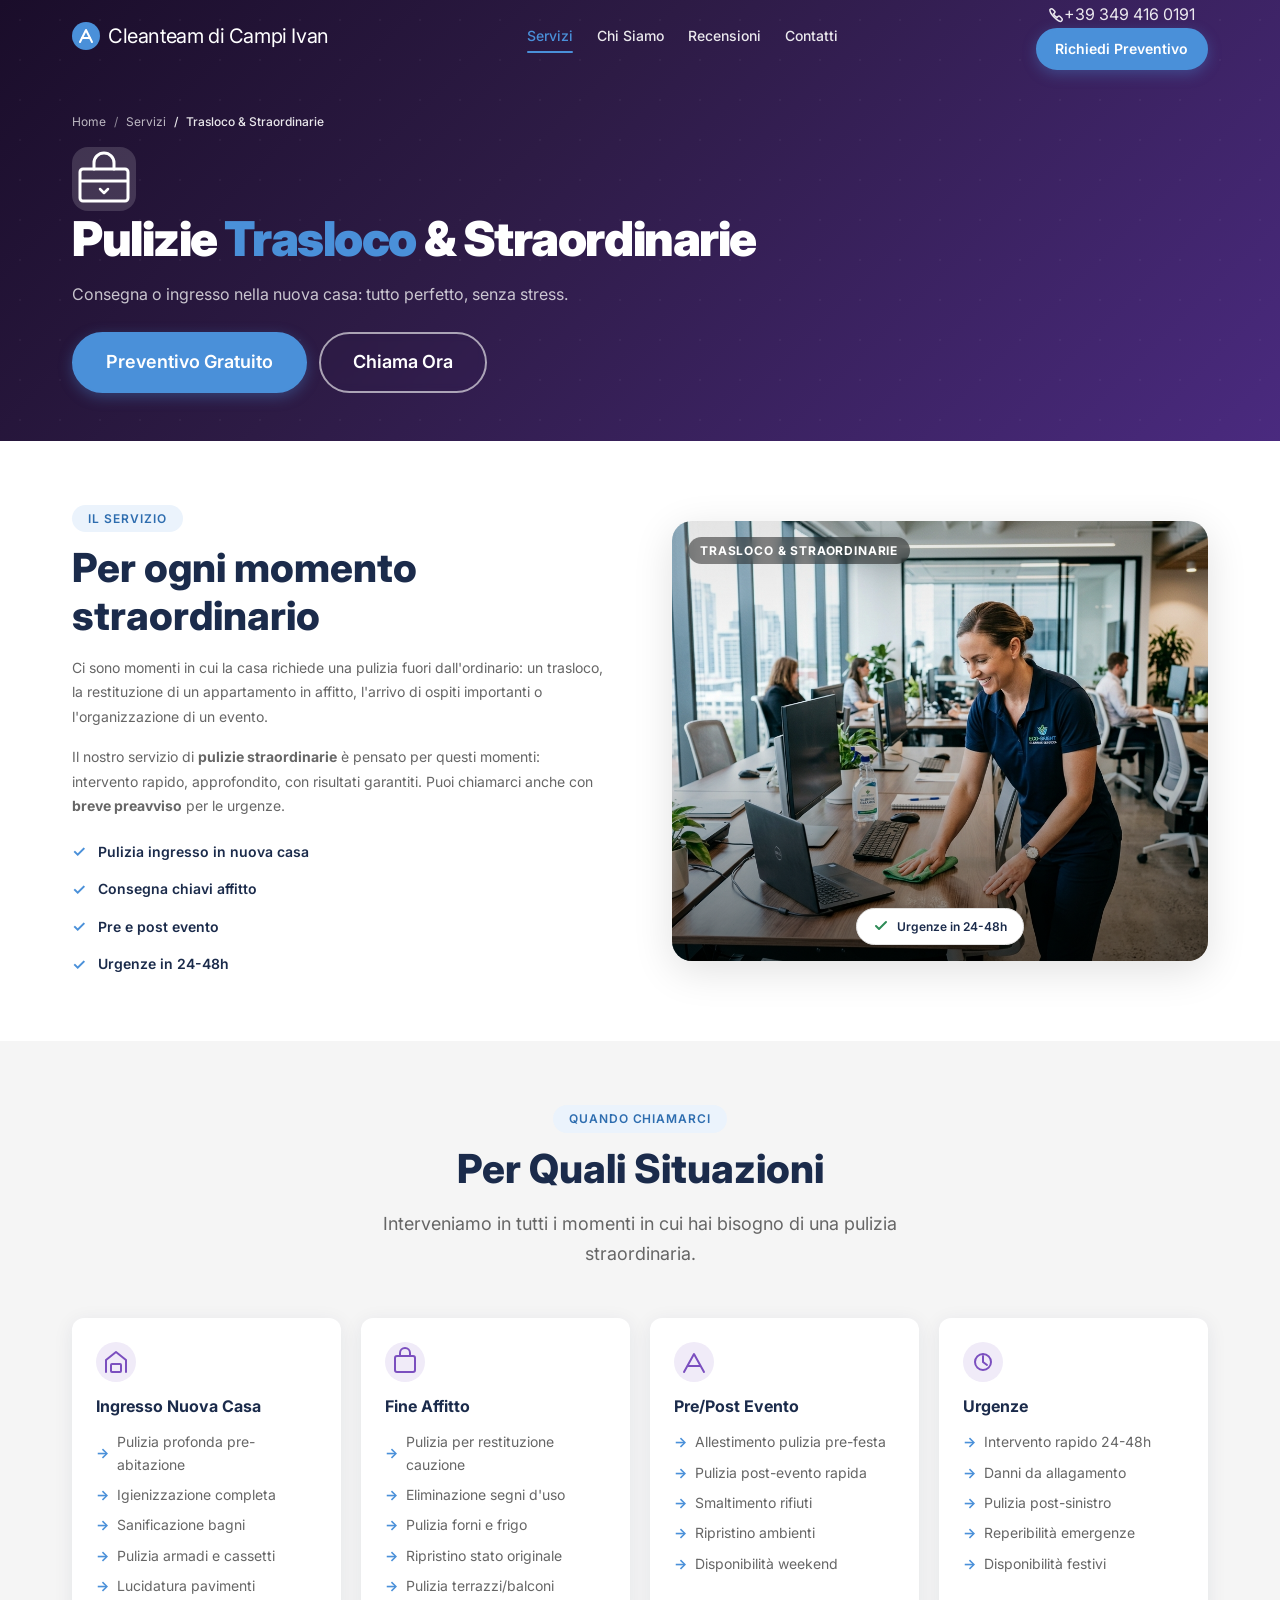
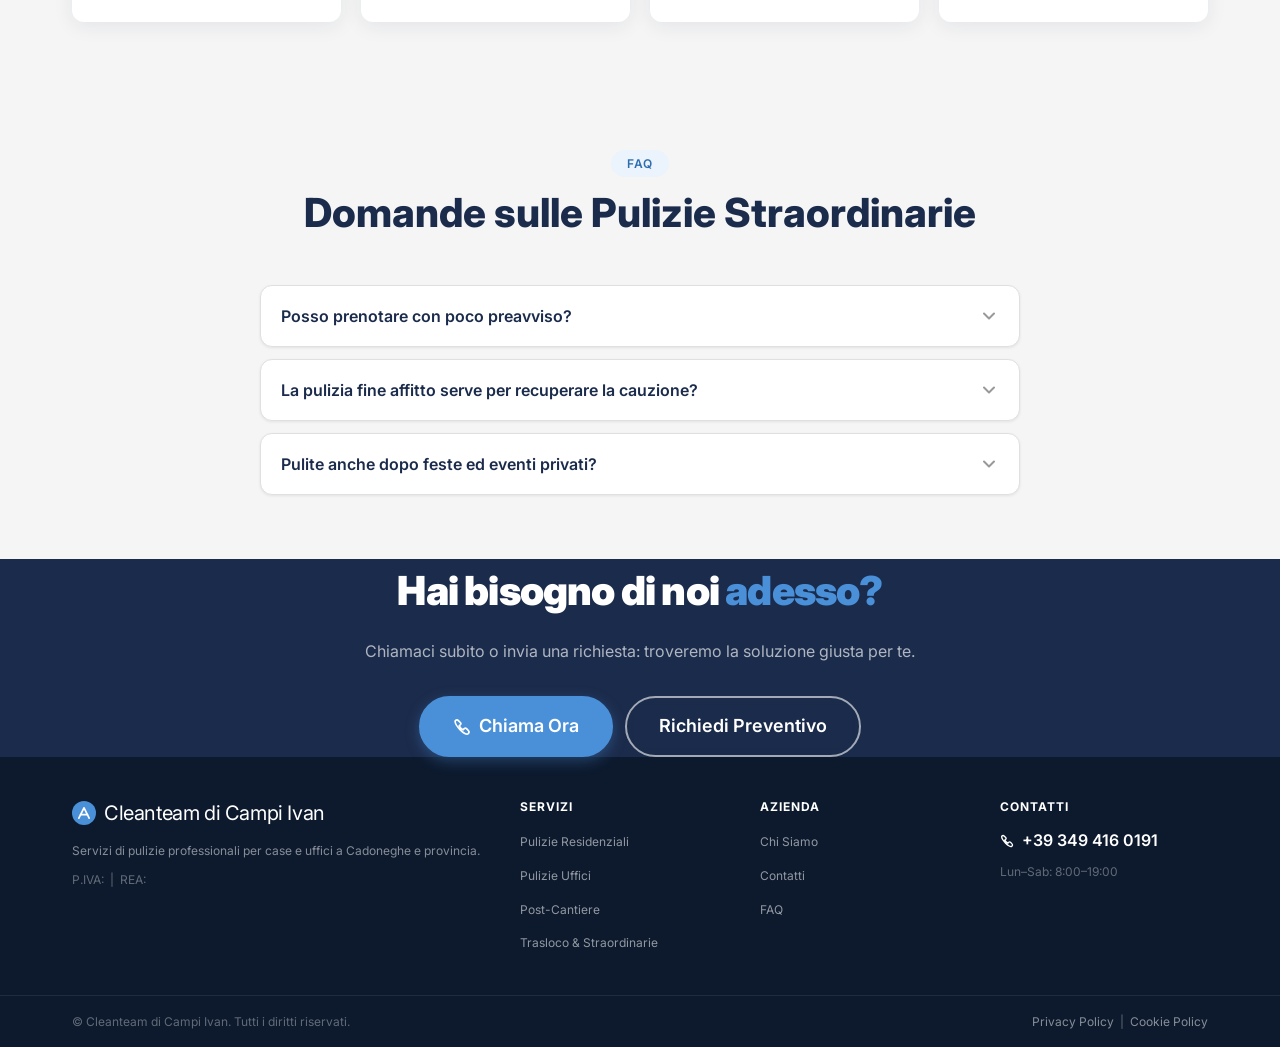
<file: servizi/pulizie-trasloco.html>
<!DOCTYPE html>
<html lang="it">
<head>
  <meta charset="UTF-8" />
  <meta name="viewport" content="width=device-width, initial-scale=1.0" />
  <meta name="description" content="Pulizie trasloco e straordinarie a Cadoneghe. Prima di entrare o di consegnare le chiavi. Anche per eventi. Preventivo gratuito." />
  <title>Pulizie Trasloco & Straordinarie | Cleanteam di Campi Ivan</title>
  <link rel="preconnect" href="https://fonts.googleapis.com" />
  <link rel="preconnect" href="https://fonts.gstatic.com" crossorigin />
  <link href="https://fonts.googleapis.com/css2?family=Inter:wght@300;400;500;600;700;800;900&display=swap" rel="stylesheet" />
  <link rel="stylesheet" href="../css/style.css" />
</head>
<body>

  <header class="header scrolled" id="header">
    <div class="container header__inner">
      <a href="../index.html" class="header__logo"><span class="logo-icon"><svg width="28" height="28" viewBox="0 0 28 28" fill="none"><circle cx="14" cy="14" r="14" fill="#4A90D9"/><path d="M8 20L14 8L20 20" stroke="#fff" stroke-width="2" stroke-linecap="round" stroke-linejoin="round"/><path d="M10 16h8" stroke="#fff" stroke-width="2" stroke-linecap="round"/></svg></span><span class="logo-text">Cleanteam di Campi Ivan</span></a>
      <nav class="header__nav" id="mainNav">
        <ul class="nav-list">
          <li class="nav-item nav-item--dropdown"><a href="../index.html#servizi" class="nav-link nav-link--dropdown-trigger active">Servizi <svg width="12" height="12" viewBox="0 0 12 12" fill="none"><path d="M2 4L6 8L10 4" stroke="currentColor" stroke-width="1.8" stroke-linecap="round"/></svg></a><ul class="nav-dropdown"><li><a href="pulizie-residenziali.html" class="nav-dropdown__link"><svg width="16" height="16" viewBox="0 0 16 16" fill="none"><path d="M2 8L8 2L14 8V14H10V10H6V14H2V8Z" stroke="currentColor" stroke-width="1.5" stroke-linecap="round" stroke-linejoin="round"/></svg>Pulizie Residenziali</a></li><li><a href="pulizie-uffici.html" class="nav-dropdown__link"><svg width="16" height="16" viewBox="0 0 16 16" fill="none"><rect x="2" y="4" width="12" height="10" rx="1" stroke="currentColor" stroke-width="1.5"/><path d="M2 7H14" stroke="currentColor" stroke-width="1.5"/></svg>Pulizie Uffici</a></li><li><a href="pulizie-post-cantiere.html" class="nav-dropdown__link"><svg width="16" height="16" viewBox="0 0 16 16" fill="none"><path d="M4 14V8L8 3L12 8V14" stroke="currentColor" stroke-width="1.5" stroke-linecap="round" stroke-linejoin="round"/></svg>Post-Cantiere</a></li><li><a href="pulizie-trasloco.html" class="nav-dropdown__link active"><svg width="16" height="16" viewBox="0 0 16 16" fill="none"><rect x="2" y="6" width="12" height="8" rx="1" stroke="currentColor" stroke-width="1.5"/><path d="M5 6V4a3 3 0 016 0v2" stroke="currentColor" stroke-width="1.5" stroke-linecap="round"/></svg>Trasloco & Straordinarie</a></li></ul></li>
          <li><a href="../chi-siamo.html" class="nav-link">Chi Siamo</a></li>
          <li><a href="../index.html#recensioni" class="nav-link">Recensioni</a></li>
          <li><a href="../contatti.html" class="nav-link">Contatti</a></li>
        </ul>
      </nav>
      <div class="header__actions"><a href="tel:+39 349 416 0191" class="header__phone"><svg width="16" height="16" viewBox="0 0 16 16" fill="none"><path d="M2 2.5C2 2.5 3.5 1 5 2.5L6.5 4C7 4.5 7 5.5 6.5 6L5.5 7C6.5 9 7 9.5 9 10.5L10 9.5C10.5 9 11.5 9 12 9.5L13.5 11C15 12.5 13.5 14 13.5 14C11 16.5 1 6 2 2.5Z" stroke="currentColor" stroke-width="1.5" stroke-linecap="round"/></svg><span>+39 349 416 0191</span></a><a href="../contatti.html" class="btn btn--primary btn--sm">Richiedi Preventivo</a></div>
      <button class="hamburger" id="hamburger" aria-label="Apri menu" aria-expanded="false"><span></span><span></span><span></span></button>
    </div>
  </header>

  <main>
    <section class="page-hero page-hero--servizio">
      <div class="page-hero__bg page-hero__bg--purple"></div>
      <div class="container page-hero__content">
        <nav class="breadcrumb"><ol><li><a href="../index.html">Home</a></li><li><a href="../index.html#servizi">Servizi</a></li><li aria-current="page">Trasloco & Straordinarie</li></ol></nav>
        <div class="page-hero__icon" aria-hidden="true">
          <svg width="64" height="64" viewBox="0 0 64 64" fill="none"><rect width="64" height="64" rx="16" fill="rgba(255,255,255,0.15)"/><rect x="8" y="22" width="48" height="32" rx="3" stroke="white" stroke-width="3"/><path d="M8 34H56" stroke="white" stroke-width="3"/><path d="M22 22V16a10 10 0 0120 0v6" stroke="white" stroke-width="3" stroke-linecap="round"/><path d="M28 42L32 46L36 42" stroke="white" stroke-width="2.5" stroke-linecap="round" stroke-linejoin="round"/></svg>
        </div>
        <h1 class="page-hero__title">Pulizie <span class="highlight">Trasloco</span> & Straordinarie</h1>
        <p class="page-hero__subtitle">Consegna o ingresso nella nuova casa: tutto perfetto, senza stress.</p>
        <div class="page-hero__cta">
          <a href="../contatti.html" class="btn btn--primary btn--lg">Preventivo Gratuito</a>
          <a href="tel:+39 349 416 0191" class="btn btn--outline btn--lg">Chiama Ora</a>
        </div>
      </div>
    </section>

    <!-- INTRO -->
<section class="servizio-intro">
  <div class="container">
    <div class="servizio-intro__grid">
      <div class="servizio-intro__text reveal-up">
        <span class="section-tag">Il servizio</span>
        <h2 class="section-title" style="text-align:left">Per ogni momento straordinario</h2>
        <p>Ci sono momenti in cui la casa richiede una pulizia fuori dall'ordinario: un trasloco, la restituzione di un appartamento in affitto, l'arrivo di ospiti importanti o l'organizzazione di un evento.</p>
        <p>Il nostro servizio di <strong>pulizie straordinarie</strong> è pensato per questi momenti: intervento rapido, approfondito, con risultati garantiti. Puoi chiamarci anche con <strong>breve preavviso</strong> per le urgenze.</p>
        <div class="intro-highlights">
          <div class="intro-highlight"><span>✓</span> Pulizia ingresso in nuova casa</div>
          <div class="intro-highlight"><span>✓</span> Consegna chiavi affitto</div>
          <div class="intro-highlight"><span>✓</span> Pre e post evento</div>
          <div class="intro-highlight"><span>✓</span> Urgenze in 24-48h</div>
        </div>
      </div>

      <div class="servizio-intro__visual reveal-up" style="--delay:0.2s">
        <div class="servizio-visual-card servizio-visual-card--tras">

          <!-- Immagine principale -->
          <img
            src="../img/pulizia-ufficio.png"
            alt="Pulizie straordinarie per traslochi ed eventi"
            class="servizio-visual-card__img"
          />

          <!-- Overlay gradiente fondo -->
          <div class="servizio-visual-card__overlay"></div>

          <!-- Label categoria in alto -->
          <span class="servizio-visual-card__label">Trasloco &amp; Straordinarie</span>

          <!-- Badge in basso -->
          <div class="servizio-visual-badge servizio-visual-badge--purple">
            <svg width="16" height="16" viewBox="0 0 16 16" fill="none">
              <path d="M3 8L6 11L13 4" stroke="#2E8B57" stroke-width="2" stroke-linecap="round" stroke-linejoin="round"/>
            </svg>
            Urgenze in 24-48h
          </div>

        </div>
      </div>
    </div>
  </div>
</section>


    <!-- QUANDO SERVIAMO -->
    <section class="servizio-include">
      <div class="container">
        <div class="section-header reveal-up">
          <span class="section-tag">Quando chiamarci</span>
          <h2 class="section-title">Per Quali Situazioni</h2>
          <p class="section-subtitle">Interveniamo in tutti i momenti in cui hai bisogno di una pulizia straordinaria.</p>
        </div>
        <div class="include-grid">
          <div class="include-card reveal-up">
            <div class="include-card__icon"><svg width="40" height="40" viewBox="0 0 40 40" fill="none"><circle cx="20" cy="20" r="20" fill="#F0EBF8"/><path d="M10 30V18L20 10L30 18V30" stroke="#7B4FBF" stroke-width="2" stroke-linecap="round" stroke-linejoin="round"/><rect x="15" y="22" width="10" height="8" rx="1" stroke="#7B4FBF" stroke-width="2"/></svg></div>
            <h3>Ingresso Nuova Casa</h3>
            <ul><li>Pulizia profonda pre-abitazione</li><li>Igienizzazione completa</li><li>Sanificazione bagni</li><li>Pulizia armadi e cassetti</li><li>Lucidatura pavimenti</li></ul>
          </div>
          <div class="include-card reveal-up" style="--delay:0.1s">
            <div class="include-card__icon"><svg width="40" height="40" viewBox="0 0 40 40" fill="none"><circle cx="20" cy="20" r="20" fill="#F0EBF8"/><rect x="10" y="14" width="20" height="16" rx="2" stroke="#7B4FBF" stroke-width="2"/><path d="M15 14V11a5 5 0 0110 0v3" stroke="#7B4FBF" stroke-width="2" stroke-linecap="round"/></svg></div>
            <h3>Fine Affitto</h3>
            <ul><li>Pulizia per restituzione cauzione</li><li>Eliminazione segni d'uso</li><li>Pulizia forni e frigo</li><li>Ripristino stato originale</li><li>Pulizia terrazzi/balconi</li></ul>
          </div>
          <div class="include-card reveal-up" style="--delay:0.2s">
            <div class="include-card__icon"><svg width="40" height="40" viewBox="0 0 40 40" fill="none"><circle cx="20" cy="20" r="20" fill="#F0EBF8"/><path d="M10 30L20 12L30 30" stroke="#7B4FBF" stroke-width="2" stroke-linecap="round" stroke-linejoin="round"/><path d="M14 24H26" stroke="#7B4FBF" stroke-width="2" stroke-linecap="round"/></svg></div>
            <h3>Pre/Post Evento</h3>
            <ul><li>Allestimento pulizia pre-festa</li><li>Pulizia post-evento rapida</li><li>Smaltimento rifiuti</li><li>Ripristino ambienti</li><li>Disponibilità weekend</li></ul>
          </div>
          <div class="include-card reveal-up" style="--delay:0.3s">
            <div class="include-card__icon"><svg width="40" height="40" viewBox="0 0 40 40" fill="none"><circle cx="20" cy="20" r="20" fill="#F0EBF8"/><circle cx="20" cy="20" r="8" stroke="#7B4FBF" stroke-width="2"/><path d="M20 14V20L24 23" stroke="#7B4FBF" stroke-width="2" stroke-linecap="round"/></svg></div>
            <h3>Urgenze</h3>
            <ul><li>Intervento rapido 24-48h</li><li>Danni da allagamento</li><li>Pulizia post-sinistro</li><li>Reperibilità emergenze</li><li>Disponibilità festivi</li></ul>
          </div>
        </div>
      </div>
    </section>

    <!-- FAQ -->
    <section class="faq">
      <div class="container">
        <div class="section-header reveal-up"><span class="section-tag">FAQ</span><h2 class="section-title">Domande sulle Pulizie Straordinarie</h2></div>
        <div class="faq__list reveal-up">
          <div class="faq-item"><button class="faq-item__question" aria-expanded="false"><span>Posso prenotare con poco preavviso?</span><span class="faq-item__icon"><svg width="20" height="20" viewBox="0 0 20 20" fill="none"><path d="M5 7.5L10 12.5L15 7.5" stroke="currentColor" stroke-width="2" stroke-linecap="round" stroke-linejoin="round"/></svg></span></button><div class="faq-item__answer"><div class="faq-item__answer-inner"><p>Sì, cerchiamo sempre di accomodarci alle urgenze. Nella maggior parte dei casi riusciamo a intervenire entro <strong>24-48 ore</strong> dalla richiesta. Chiamaci e verifichiamo insieme la disponibilità.</p></div></div></div>
          <div class="faq-item"><button class="faq-item__question" aria-expanded="false"><span>La pulizia fine affitto serve per recuperare la cauzione?</span><span class="faq-item__icon"><svg width="20" height="20" viewBox="0 0 20 20" fill="none"><path d="M5 7.5L10 12.5L15 7.5" stroke="currentColor" stroke-width="2" stroke-linecap="round" stroke-linejoin="round"/></svg></span></button><div class="faq-item__answer"><div class="faq-item__answer-inner"><p>Sì, molti nostri clienti ci chiamano proprio per questo. Una pulizia professionale profonda prima della riconsegna delle chiavi aumenta notevolmente le probabilità di recuperare la cauzione integralmente.</p></div></div></div>
          <div class="faq-item"><button class="faq-item__question" aria-expanded="false"><span>Pulite anche dopo feste ed eventi privati?</span><span class="faq-item__icon"><svg width="20" height="20" viewBox="0 0 20 20" fill="none"><path d="M5 7.5L10 12.5L15 7.5" stroke="currentColor" stroke-width="2" stroke-linecap="round" stroke-linejoin="round"/></svg></span></button><div class="faq-item__answer"><div class="faq-item__answer-inner"><p>Assolutamente sì. Interveniamo sia prima degli eventi per preparare gli spazi, sia dopo per il ripristino. Siamo disponibili anche la domenica e nei giorni festivi per le urgenze.</p></div></div></div>
        </div>
      </div>
    </section>

    <section class="cta-finale">
      <div class="container">
        <div class="cta-finale__inner reveal-up">
          <h2>Hai bisogno di noi <span class="highlight">adesso?</span></h2>
          <p>Chiamaci subito o invia una richiesta: troveremo la soluzione giusta per te.</p>
          <div class="cta-finale__actions">
            <a href="tel:+39 349 416 0191" class="btn btn--primary btn--lg"><svg width="18" height="18" viewBox="0 0 16 16" fill="none"><path d="M2 2.5C2 2.5 3.5 1 5 2.5L6.5 4C7 4.5 7 5.5 6.5 6L5.5 7C6.5 9 7 9.5 9 10.5L10 9.5C10.5 9 11.5 9 12 9.5L13.5 11C15 12.5 13.5 14 13.5 14C11 16.5 1 6 2 2.5Z" stroke="currentColor" stroke-width="1.5" stroke-linecap="round"/></svg>Chiama Ora</a>
            <a href="../contatti.html" class="btn btn--outline btn--lg">Richiedi Preventivo</a>
          </div>
        </div>
      </div>
    </section>
  </main>

  <footer class="footer">
    <div class="container footer__inner">
      <div class="footer__brand"><a href="../index.html" class="header__logo footer__logo"><span class="logo-icon"><svg width="24" height="24" viewBox="0 0 28 28" fill="none"><circle cx="14" cy="14" r="14" fill="#4A90D9"/><path d="M8 20L14 8L20 20" stroke="#fff" stroke-width="2" stroke-linecap="round" stroke-linejoin="round"/><path d="M10 16h8" stroke="#fff" stroke-width="2" stroke-linecap="round"/></svg></span><span class="logo-text">Cleanteam di Campi Ivan</span></a><p class="footer__desc">Servizi di pulizie professionali per case e uffici a Cadoneghe e provincia.</p><p class="footer__piva">P.IVA:  &nbsp;|&nbsp; REA: </p></div>
      <nav class="footer__nav"><h4 class="footer__nav-title">Servizi</h4><ul><li><a href="pulizie-residenziali.html">Pulizie Residenziali</a></li><li><a href="pulizie-uffici.html">Pulizie Uffici</a></li><li><a href="pulizie-post-cantiere.html">Post-Cantiere</a></li><li><a href="pulizie-trasloco.html">Trasloco & Straordinarie</a></li></ul></nav>
      <nav class="footer__nav"><h4 class="footer__nav-title">Azienda</h4><ul><li><a href="../chi-siamo.html">Chi Siamo</a></li><li><a href="../contatti.html">Contatti</a></li><li><a href="../index.html#faq">FAQ</a></li></ul></nav>
      <div class="footer__contact"><h4 class="footer__nav-title">Contatti</h4><a href="tel:+39 349 416 0191" class="footer__phone"><svg width="14" height="14" viewBox="0 0 16 16" fill="none"><path d="M2 2.5C2 2.5 3.5 1 5 2.5L6.5 4C7 4.5 7 5.5 6.5 6L5.5 7C6.5 9 7 9.5 9 10.5L10 9.5C10.5 9 11.5 9 12 9.5L13.5 11C15 12.5 13.5 14 13.5 14C11 16.5 1 6 2 2.5Z" stroke="currentColor" stroke-width="1.5" stroke-linecap="round"/></svg>+39 349 416 0191</a><a href="mailto:" class="footer__email"></a><p class="footer__hours">Lun–Sab: 8:00–19:00</p></div>
    </div>
    <div class="footer__bottom"><div class="container"><p>&copy; <span class="footer-year"></span> Cleanteam di Campi Ivan. Tutti i diritti riservati.</p><p><a href="#">Privacy Policy</a> &nbsp;|&nbsp; <a href="#">Cookie Policy</a></p></div></div>
  </footer>
  <script src="../js/main.js"></script>
</body>
</html>
</file>
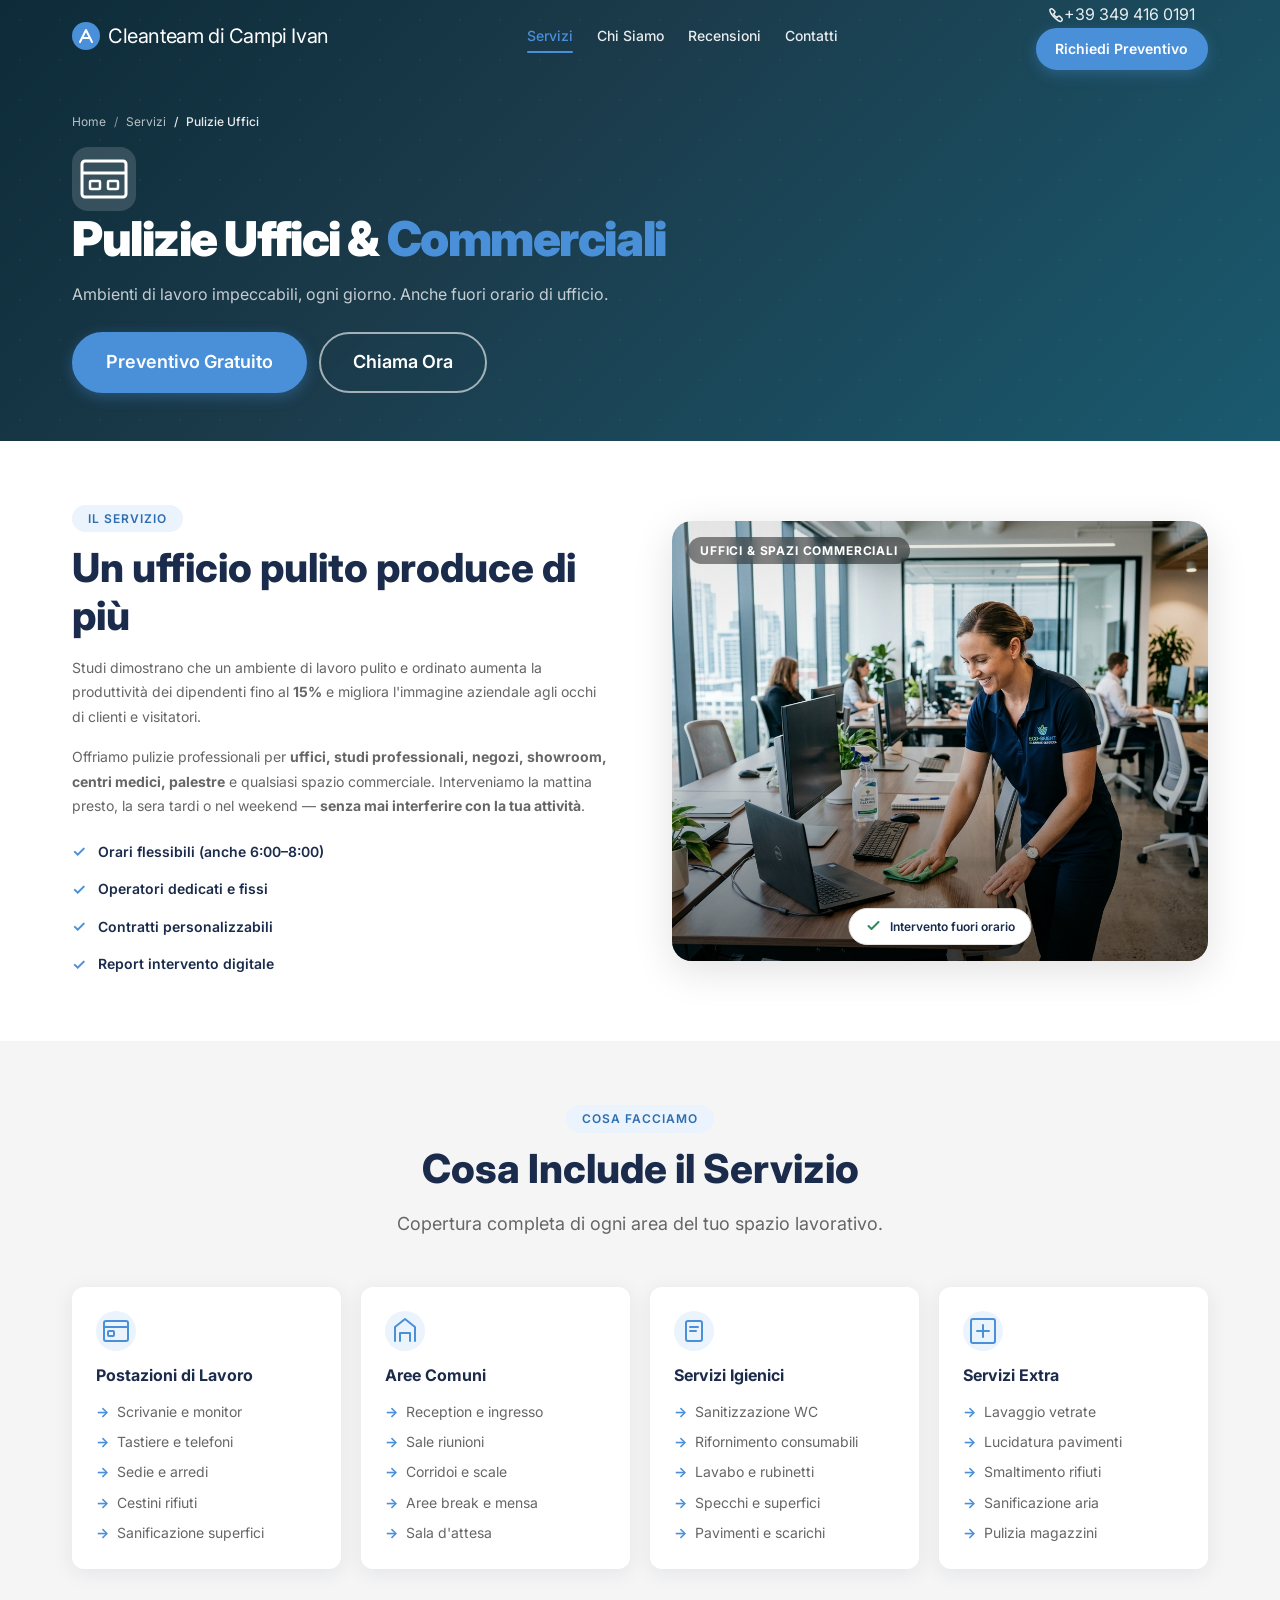
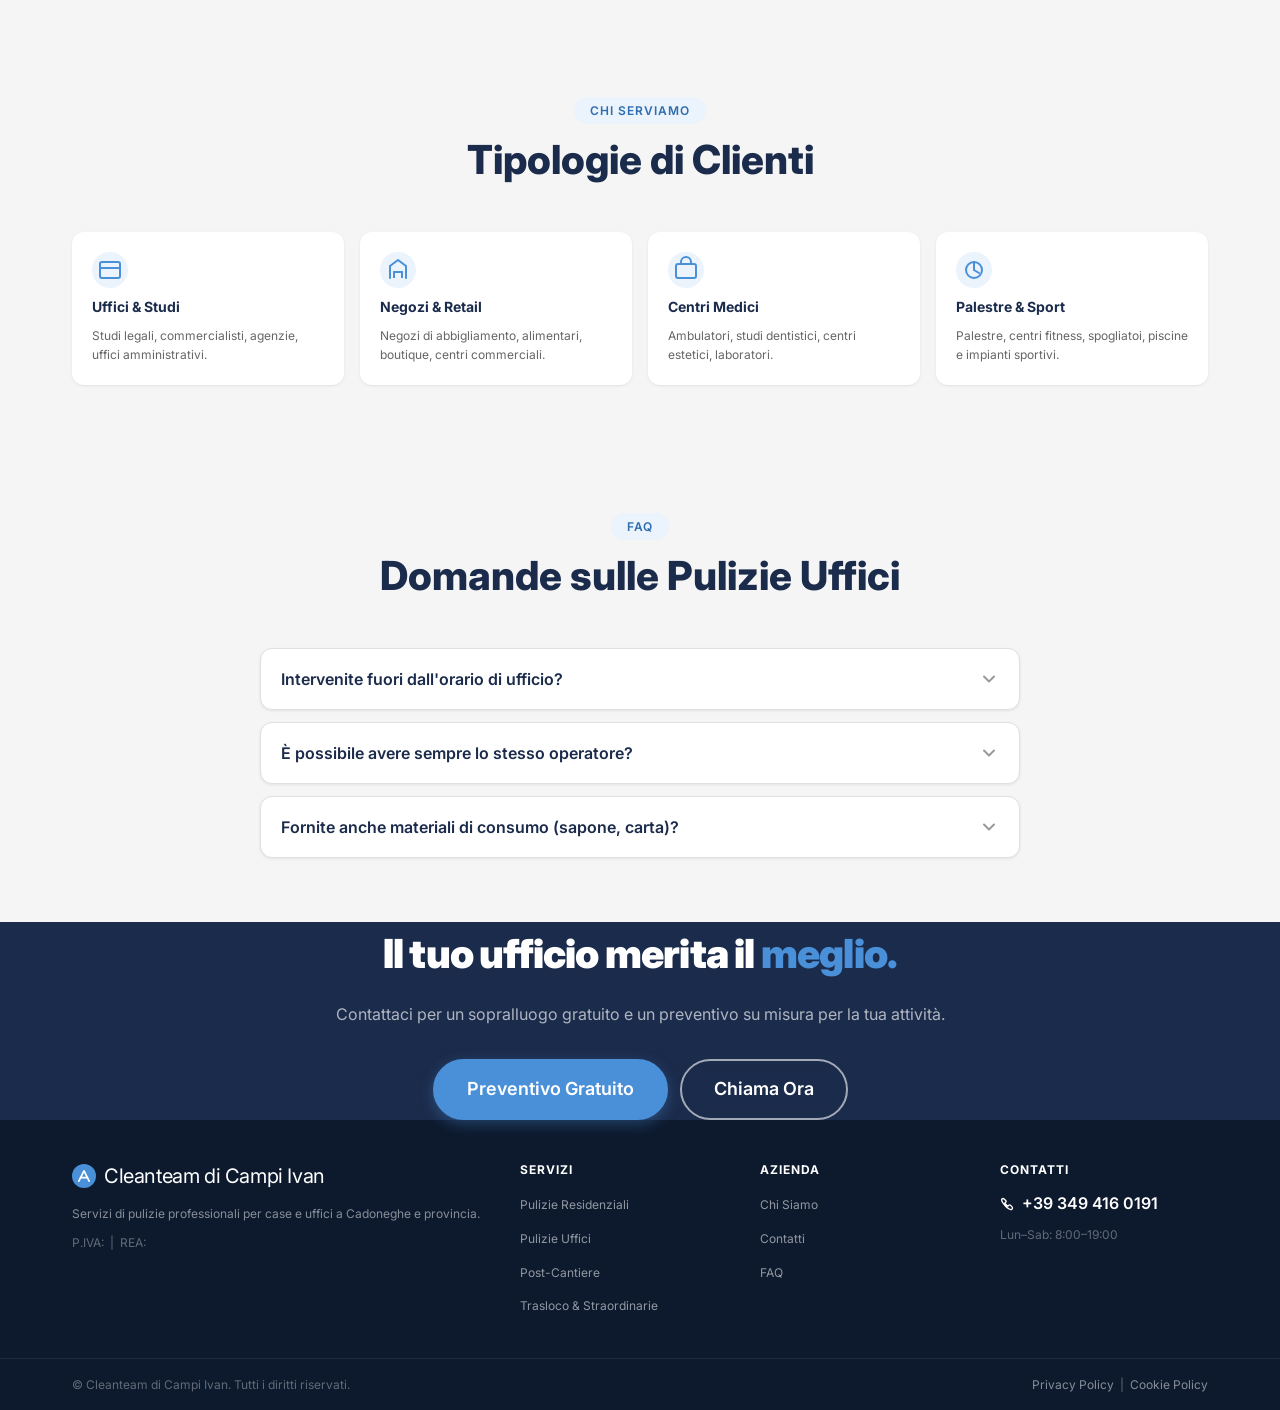
<file: servizi/pulizie-uffici.html>
<!DOCTYPE html>
<html lang="it">
<head>
  <meta charset="UTF-8" />
  <meta name="viewport" content="width=device-width, initial-scale=1.0" />
  <meta name="description" content="Pulizie uffici e spazi commerciali a Cadoneghe. Giornaliere, periodiche, fuori orario. Personale formato, prodotti certificati. Preventivo gratuito." />
  <title>Pulizie Uffici & Commerciali | Cleanteam di Campi Ivan</title>
  <link rel="preconnect" href="https://fonts.googleapis.com" />
  <link rel="preconnect" href="https://fonts.gstatic.com" crossorigin />
  <link href="https://fonts.googleapis.com/css2?family=Inter:wght@300;400;500;600;700;800;900&display=swap" rel="stylesheet" />
  <link rel="stylesheet" href="../css/style.css" />
</head>
<body>

  <header class="header scrolled" id="header">
    <div class="container header__inner">
      <a href="../index.html" class="header__logo"><span class="logo-icon"><svg width="28" height="28" viewBox="0 0 28 28" fill="none"><circle cx="14" cy="14" r="14" fill="#4A90D9"/><path d="M8 20L14 8L20 20" stroke="#fff" stroke-width="2" stroke-linecap="round" stroke-linejoin="round"/><path d="M10 16h8" stroke="#fff" stroke-width="2" stroke-linecap="round"/></svg></span><span class="logo-text">Cleanteam di Campi Ivan</span></a>
      <nav class="header__nav" id="mainNav">
        <ul class="nav-list">
          <li class="nav-item nav-item--dropdown"><a href="../index.html#servizi" class="nav-link nav-link--dropdown-trigger active">Servizi <svg width="12" height="12" viewBox="0 0 12 12" fill="none"><path d="M2 4L6 8L10 4" stroke="currentColor" stroke-width="1.8" stroke-linecap="round"/></svg></a><ul class="nav-dropdown"><li><a href="pulizie-residenziali.html" class="nav-dropdown__link"><svg width="16" height="16" viewBox="0 0 16 16" fill="none"><path d="M2 8L8 2L14 8V14H10V10H6V14H2V8Z" stroke="currentColor" stroke-width="1.5" stroke-linecap="round" stroke-linejoin="round"/></svg>Pulizie Residenziali</a></li><li><a href="pulizie-uffici.html" class="nav-dropdown__link active"><svg width="16" height="16" viewBox="0 0 16 16" fill="none"><rect x="2" y="4" width="12" height="10" rx="1" stroke="currentColor" stroke-width="1.5"/><path d="M2 7H14" stroke="currentColor" stroke-width="1.5"/></svg>Pulizie Uffici</a></li><li><a href="pulizie-post-cantiere.html" class="nav-dropdown__link"><svg width="16" height="16" viewBox="0 0 16 16" fill="none"><path d="M4 14V8L8 3L12 8V14" stroke="currentColor" stroke-width="1.5" stroke-linecap="round" stroke-linejoin="round"/></svg>Post-Cantiere</a></li><li><a href="pulizie-trasloco.html" class="nav-dropdown__link"><svg width="16" height="16" viewBox="0 0 16 16" fill="none"><rect x="2" y="6" width="12" height="8" rx="1" stroke="currentColor" stroke-width="1.5"/><path d="M5 6V4a3 3 0 016 0v2" stroke="currentColor" stroke-width="1.5" stroke-linecap="round"/></svg>Trasloco & Straordinarie</a></li></ul></li>
          <li><a href="../chi-siamo.html" class="nav-link">Chi Siamo</a></li>
          <li><a href="../index.html#recensioni" class="nav-link">Recensioni</a></li>
          <li><a href="../contatti.html" class="nav-link">Contatti</a></li>
        </ul>
      </nav>
      <div class="header__actions"><a href="tel:+39 349 416 0191" class="header__phone"><svg width="16" height="16" viewBox="0 0 16 16" fill="none"><path d="M2 2.5C2 2.5 3.5 1 5 2.5L6.5 4C7 4.5 7 5.5 6.5 6L5.5 7C6.5 9 7 9.5 9 10.5L10 9.5C10.5 9 11.5 9 12 9.5L13.5 11C15 12.5 13.5 14 13.5 14C11 16.5 1 6 2 2.5Z" stroke="currentColor" stroke-width="1.5" stroke-linecap="round"/></svg><span>+39 349 416 0191</span></a><a href="../contatti.html" class="btn btn--primary btn--sm">Richiedi Preventivo</a></div>
      <button class="hamburger" id="hamburger" aria-label="Apri menu" aria-expanded="false"><span></span><span></span><span></span></button>
    </div>
  </header>

  <main>
    <section class="page-hero page-hero--servizio">
      <div class="page-hero__bg page-hero__bg--teal"></div>
      <div class="container page-hero__content">
        <nav class="breadcrumb"><ol><li><a href="../index.html">Home</a></li><li><a href="../index.html#servizi">Servizi</a></li><li aria-current="page">Pulizie Uffici</li></ol></nav>
        <div class="page-hero__icon" aria-hidden="true">
          <svg width="64" height="64" viewBox="0 0 64 64" fill="none"><rect width="64" height="64" rx="16" fill="rgba(255,255,255,0.15)"/><rect x="10" y="14" width="44" height="36" rx="3" stroke="white" stroke-width="3"/><path d="M10 26H54" stroke="white" stroke-width="3"/><rect x="18" y="34" width="10" height="8" rx="1" stroke="white" stroke-width="2.5"/><rect x="36" y="34" width="10" height="8" rx="1" stroke="white" stroke-width="2.5"/></svg>
        </div>
        <h1 class="page-hero__title">Pulizie Uffici & <span class="highlight">Commerciali</span></h1>
        <p class="page-hero__subtitle">Ambienti di lavoro impeccabili, ogni giorno. Anche fuori orario di ufficio.</p>
        <div class="page-hero__cta">
          <a href="../contatti.html" class="btn btn--primary btn--lg">Preventivo Gratuito</a>
          <a href="tel:+39 349 416 0191" class="btn btn--outline btn--lg">Chiama Ora</a>
        </div>
      </div>
    </section>

    <!-- INTRO -->
<section class="servizio-intro">
  <div class="container">
    <div class="servizio-intro__grid">
      <div class="servizio-intro__text reveal-up">
        <span class="section-tag">Il servizio</span>
        <h2 class="section-title" style="text-align:left">Un ufficio pulito produce di più</h2>
        <p>Studi dimostrano che un ambiente di lavoro pulito e ordinato aumenta la produttività dei dipendenti fino al <strong>15%</strong> e migliora l'immagine aziendale agli occhi di clienti e visitatori.</p>
        <p>Offriamo pulizie professionali per <strong>uffici, studi professionali, negozi, showroom, centri medici, palestre</strong> e qualsiasi spazio commerciale. Interveniamo la mattina presto, la sera tardi o nel weekend — <strong>senza mai interferire con la tua attività</strong>.</p>
        <div class="intro-highlights">
          <div class="intro-highlight"><span>✓</span> Orari flessibili (anche 6:00–8:00)</div>
          <div class="intro-highlight"><span>✓</span> Operatori dedicati e fissi</div>
          <div class="intro-highlight"><span>✓</span> Contratti personalizzabili</div>
          <div class="intro-highlight"><span>✓</span> Report intervento digitale</div>
        </div>
      </div>

      <div class="servizio-intro__visual reveal-up" style="--delay:0.2s">
        <div class="servizio-visual-card servizio-visual-card--uff">

          <!-- Immagine principale -->
          <img
            src="../img/pulizia-ufficio.png"
            alt="Pulizie professionali per uffici e spazi commerciali"
            class="servizio-visual-card__img"
          />

          <!-- Overlay gradiente fondo -->
          <div class="servizio-visual-card__overlay"></div>

          <!-- Label categoria in alto -->
          <span class="servizio-visual-card__label">Uffici &amp; Spazi Commerciali</span>

          <!-- Badge in basso -->
          <div class="servizio-visual-badge">
            <svg width="16" height="16" viewBox="0 0 16 16" fill="none">
              <path d="M3 8L6 11L13 4" stroke="#2E8B57" stroke-width="2" stroke-linecap="round" stroke-linejoin="round"/>
            </svg>
            Intervento fuori orario
          </div>

        </div>
      </div>
    </div>
  </div>
</section>


    <!-- COSA INCLUDE -->
    <section class="servizio-include">
      <div class="container">
        <div class="section-header reveal-up">
          <span class="section-tag">Cosa facciamo</span>
          <h2 class="section-title">Cosa Include il Servizio</h2>
          <p class="section-subtitle">Copertura completa di ogni area del tuo spazio lavorativo.</p>
        </div>
        <div class="include-grid">
          <div class="include-card reveal-up">
            <div class="include-card__icon"><svg width="40" height="40" viewBox="0 0 40 40" fill="none"><circle cx="20" cy="20" r="20" fill="#EBF3FC"/><rect x="8" y="10" width="24" height="20" rx="2" stroke="#4A90D9" stroke-width="2"/><path d="M8 16H32" stroke="#4A90D9" stroke-width="2"/><rect x="12" y="20" width="6" height="5" rx="1" stroke="#4A90D9" stroke-width="2"/></svg></div>
            <h3>Postazioni di Lavoro</h3>
            <ul><li>Scrivanie e monitor</li><li>Tastiere e telefoni</li><li>Sedie e arredi</li><li>Cestini rifiuti</li><li>Sanificazione superfici</li></ul>
          </div>
          <div class="include-card reveal-up" style="--delay:0.1s">
            <div class="include-card__icon"><svg width="40" height="40" viewBox="0 0 40 40" fill="none"><circle cx="20" cy="20" r="20" fill="#EBF3FC"/><path d="M10 30V16L20 8L30 16V30" stroke="#4A90D9" stroke-width="2" stroke-linecap="round" stroke-linejoin="round"/><path d="M15 30V22H25V30" stroke="#4A90D9" stroke-width="2" stroke-linecap="round" stroke-linejoin="round"/></svg></div>
            <h3>Aree Comuni</h3>
            <ul><li>Reception e ingresso</li><li>Sale riunioni</li><li>Corridoi e scale</li><li>Aree break e mensa</li><li>Sala d'attesa</li></ul>
          </div>
          <div class="include-card reveal-up" style="--delay:0.2s">
            <div class="include-card__icon"><svg width="40" height="40" viewBox="0 0 40 40" fill="none"><circle cx="20" cy="20" r="20" fill="#EBF3FC"/><rect x="12" y="10" width="16" height="20" rx="2" stroke="#4A90D9" stroke-width="2"/><path d="M16 16H24M16 20H22" stroke="#4A90D9" stroke-width="2" stroke-linecap="round"/></svg></div>
            <h3>Servizi Igienici</h3>
            <ul><li>Sanitizzazione WC</li><li>Rifornimento consumabili</li><li>Lavabo e rubinetti</li><li>Specchi e superfici</li><li>Pavimenti e scarichi</li></ul>
          </div>
          <div class="include-card reveal-up" style="--delay:0.3s">
            <div class="include-card__icon"><svg width="40" height="40" viewBox="0 0 40 40" fill="none"><circle cx="20" cy="20" r="20" fill="#EBF3FC"/><rect x="8" y="8" width="24" height="24" rx="2" stroke="#4A90D9" stroke-width="2"/><path d="M14 20H26M20 14V26" stroke="#4A90D9" stroke-width="2" stroke-linecap="round"/></svg></div>
            <h3>Servizi Extra</h3>
            <ul><li>Lavaggio vetrate</li><li>Lucidatura pavimenti</li><li>Smaltimento rifiuti</li><li>Sanificazione aria</li><li>Pulizia magazzini</li></ul>
          </div>
        </div>
      </div>
    </section>

    <!-- TIPOLOGIE -->
    <section class="servizio-tipologie">
      <div class="container">
        <div class="section-header reveal-up">
          <span class="section-tag">Chi serviamo</span>
          <h2 class="section-title">Tipologie di Clienti</h2>
        </div>
        <div class="tipologie-grid">
          <div class="tipologia-item reveal-up"><div class="tipologia-item__icon" aria-hidden="true"><svg width="36" height="36" viewBox="0 0 36 36" fill="none"><circle cx="18" cy="18" r="18" fill="#EBF3FC"/><rect x="8" y="10" width="20" height="16" rx="2" stroke="#4A90D9" stroke-width="2"/><path d="M8 16H28" stroke="#4A90D9" stroke-width="2"/></svg></div><h3>Uffici & Studi</h3><p>Studi legali, commercialisti, agenzie, uffici amministrativi.</p></div>
          <div class="tipologia-item reveal-up" style="--delay:0.1s"><div class="tipologia-item__icon" aria-hidden="true"><svg width="36" height="36" viewBox="0 0 36 36" fill="none"><circle cx="18" cy="18" r="18" fill="#EBF3FC"/><path d="M10 26V14L18 8L26 14V26" stroke="#4A90D9" stroke-width="2" stroke-linecap="round" stroke-linejoin="round"/><path d="M14 26V20H22V26" stroke="#4A90D9" stroke-width="2"/></svg></div><h3>Negozi & Retail</h3><p>Negozi di abbigliamento, alimentari, boutique, centri commerciali.</p></div>
          <div class="tipologia-item reveal-up" style="--delay:0.2s"><div class="tipologia-item__icon" aria-hidden="true"><svg width="36" height="36" viewBox="0 0 36 36" fill="none"><circle cx="18" cy="18" r="18" fill="#EBF3FC"/><rect x="8" y="12" width="20" height="14" rx="2" stroke="#4A90D9" stroke-width="2"/><path d="M13 12V10a5 5 0 0110 0v2" stroke="#4A90D9" stroke-width="2" stroke-linecap="round"/></svg></div><h3>Centri Medici</h3><p>Ambulatori, studi dentistici, centri estetici, laboratori.</p></div>
          <div class="tipologia-item reveal-up" style="--delay:0.3s"><div class="tipologia-item__icon" aria-hidden="true"><svg width="36" height="36" viewBox="0 0 36 36" fill="none"><circle cx="18" cy="18" r="18" fill="#EBF3FC"/><circle cx="18" cy="18" r="8" stroke="#4A90D9" stroke-width="2"/><path d="M18 10V18L23 21" stroke="#4A90D9" stroke-width="2" stroke-linecap="round"/></svg></div><h3>Palestre & Sport</h3><p>Palestre, centri fitness, spogliatoi, piscine e impianti sportivi.</p></div>
        </div>
      </div>
    </section>

    <!-- FAQ -->
    <section class="faq">
      <div class="container">
        <div class="section-header reveal-up"><span class="section-tag">FAQ</span><h2 class="section-title">Domande sulle Pulizie Uffici</h2></div>
        <div class="faq__list reveal-up">
          <div class="faq-item"><button class="faq-item__question" aria-expanded="false"><span>Intervenite fuori dall'orario di ufficio?</span><span class="faq-item__icon"><svg width="20" height="20" viewBox="0 0 20 20" fill="none"><path d="M5 7.5L10 12.5L15 7.5" stroke="currentColor" stroke-width="2" stroke-linecap="round" stroke-linejoin="round"/></svg></span></button><div class="faq-item__answer"><div class="faq-item__answer-inner"><p>Sì, è uno dei nostri punti di forza. Interveniamo la mattina presto (dalle 6:00), la sera tardi o nel fine settimana, così non disturbiamo mai l'attività lavorativa dei tuoi dipendenti e clienti.</p></div></div></div>
          <div class="faq-item"><button class="faq-item__question" aria-expanded="false"><span>È possibile avere sempre lo stesso operatore?</span><span class="faq-item__icon"><svg width="20" height="20" viewBox="0 0 20 20" fill="none"><path d="M5 7.5L10 12.5L15 7.5" stroke="currentColor" stroke-width="2" stroke-linecap="round" stroke-linejoin="round"/></svg></span></button><div class="faq-item__answer"><div class="faq-item__answer-inner"><p>Sì, nei contratti periodici assegniamo un operatore dedicato che conosce il tuo spazio e le tue esigenze. Garantisce continuità e consapevolezza dell'ambiente.</p></div></div></div>
          <div class="faq-item"><button class="faq-item__question" aria-expanded="false"><span>Fornite anche materiali di consumo (sapone, carta)?</span><span class="faq-item__icon"><svg width="20" height="20" viewBox="0 0 20 20" fill="none"><path d="M5 7.5L10 12.5L15 7.5" stroke="currentColor" stroke-width="2" stroke-linecap="round" stroke-linejoin="round"/></svg></span></button><div class="faq-item__answer"><div class="faq-item__answer-inner"><p>Su richiesta offriamo anche il servizio di rifornimento consumabili: carta igienica, sapone liquido, asciugamani di carta. Tutto incluso in un'unica tariffa mensile.</p></div></div></div>
        </div>
      </div>
    </section>

    <section class="cta-finale">
      <div class="container">
        <div class="cta-finale__inner reveal-up">
          <h2>Il tuo ufficio merita il <span class="highlight">meglio.</span></h2>
          <p>Contattaci per un sopralluogo gratuito e un preventivo su misura per la tua attività.</p>
          <div class="cta-finale__actions">
            <a href="../contatti.html" class="btn btn--primary btn--lg">Preventivo Gratuito</a>
            <a href="tel:+39 349 416 0191" class="btn btn--outline btn--lg">Chiama Ora</a>
          </div>
        </div>
      </div>
    </section>
  </main>

  <footer class="footer">
    <div class="container footer__inner">
      <div class="footer__brand"><a href="../index.html" class="header__logo footer__logo"><span class="logo-icon"><svg width="24" height="24" viewBox="0 0 28 28" fill="none"><circle cx="14" cy="14" r="14" fill="#4A90D9"/><path d="M8 20L14 8L20 20" stroke="#fff" stroke-width="2" stroke-linecap="round" stroke-linejoin="round"/><path d="M10 16h8" stroke="#fff" stroke-width="2" stroke-linecap="round"/></svg></span><span class="logo-text">Cleanteam di Campi Ivan</span></a><p class="footer__desc">Servizi di pulizie professionali per case e uffici a Cadoneghe e provincia.</p><p class="footer__piva">P.IVA:  &nbsp;|&nbsp; REA: </p></div>
      <nav class="footer__nav"><h4 class="footer__nav-title">Servizi</h4><ul><li><a href="pulizie-residenziali.html">Pulizie Residenziali</a></li><li><a href="pulizie-uffici.html">Pulizie Uffici</a></li><li><a href="pulizie-post-cantiere.html">Post-Cantiere</a></li><li><a href="pulizie-trasloco.html">Trasloco & Straordinarie</a></li></ul></nav>
      <nav class="footer__nav"><h4 class="footer__nav-title">Azienda</h4><ul><li><a href="../chi-siamo.html">Chi Siamo</a></li><li><a href="../contatti.html">Contatti</a></li><li><a href="../index.html#faq">FAQ</a></li></ul></nav>
      <div class="footer__contact"><h4 class="footer__nav-title">Contatti</h4><a href="tel:+39 349 416 0191" class="footer__phone"><svg width="14" height="14" viewBox="0 0 16 16" fill="none"><path d="M2 2.5C2 2.5 3.5 1 5 2.5L6.5 4C7 4.5 7 5.5 6.5 6L5.5 7C6.5 9 7 9.5 9 10.5L10 9.5C10.5 9 11.5 9 12 9.5L13.5 11C15 12.5 13.5 14 13.5 14C11 16.5 1 6 2 2.5Z" stroke="currentColor" stroke-width="1.5" stroke-linecap="round"/></svg>+39 349 416 0191</a><a href="mailto:" class="footer__email"></a><p class="footer__hours">Lun–Sab: 8:00–19:00</p></div>
    </div>
    <div class="footer__bottom"><div class="container"><p>&copy; <span class="footer-year"></span> Cleanteam di Campi Ivan. Tutti i diritti riservati.</p><p><a href="#">Privacy Policy</a> &nbsp;|&nbsp; <a href="#">Cookie Policy</a></p></div></div>
  </footer>
  <script src="../js/main.js"></script>
</body>
</html>
</file>
<file: css/style.css>
/* ============================================================
   PULIZIE PRO — Foglio di stile principale (Multipage)
   Versione ottimizzata mobile-first
============================================================ */

:root {
  --clr-white:        #FFFFFF;
  --clr-dark:         #1B2B4B;
  --clr-accent:       #4A90D9;
  --clr-accent-dark:  #2E6DAF;
  --clr-accent-light: #EBF3FC;
  --clr-gray-light:   #F5F5F5;
  --clr-gray-mid:     #E0E0E0;
  --clr-text:         #333333;
  --clr-text-light:   #666666;
  --clr-text-muted:   #999999;
  --font-base:   'Inter', -apple-system, BlinkMacSystemFont, 'Segoe UI', sans-serif;
  --fs-xs:   0.75rem;
  --fs-sm:   0.875rem;
  --fs-base: 1rem;
  --fs-md:   1.125rem;
  --fs-lg:   1.25rem;
  --fs-xl:   1.5rem;
  --fs-2xl:  2rem;
  --fs-3xl:  2.5rem;
  --fs-4xl:  3rem;
  --fs-5xl:  3.75rem;
  --sp-1:  0.25rem; --sp-2:  0.5rem;  --sp-3:  0.75rem; --sp-4:  1rem;
  --sp-5:  1.25rem; --sp-6:  1.5rem;  --sp-8:  2rem;    --sp-10: 2.5rem;
  --sp-12: 3rem;    --sp-16: 4rem;    --sp-20: 5rem;    --sp-24: 6rem;
  --container-max: 1200px;
  --container-pad: 1.25rem;
  --radius-sm:   6px;
  --radius-md:   12px;
  --radius-lg:   20px;
  --radius-full: 9999px;
  --shadow-sm:   0 1px 3px rgba(0,0,0,0.08);
  --shadow-md:   0 4px 16px rgba(0,0,0,0.10);
  --shadow-lg:   0 10px 40px rgba(0,0,0,0.12);
  --shadow-card: 0 4px 20px rgba(27,43,75,0.08);
  --transition-fast: 0.15s ease;
  --transition-base: 0.25s ease;
  --transition-slow: 0.4s ease;
  --header-h: 64px;
}

/* ============================================================
   RESET & BASE
============================================================ */
*, *::before, *::after { box-sizing: border-box; margin: 0; padding: 0; }
html { scroll-behavior: smooth; font-size: 16px; -webkit-text-size-adjust: 100%; }
body {
  font-family: var(--font-base);
  font-size: var(--fs-base);
  color: var(--clr-text);
  background: var(--clr-white);
  line-height: 1.6;
  overflow-x: hidden;
  -webkit-font-smoothing: antialiased;
}
img, svg { display: block; max-width: 100%; }
a { color: inherit; text-decoration: none; }
ul, ol { list-style: none; }
button { cursor: pointer; font-family: inherit; border: none; background: none; }
input, textarea, select { font-family: inherit; }
strong { font-weight: 700; }
:focus-visible {
  outline: 3px solid var(--clr-accent);
  outline-offset: 3px;
  border-radius: var(--radius-sm);
}

/* ============================================================
   UTILITIES
============================================================ */
.container {
  width: 100%;
  max-width: var(--container-max);
  margin: 0 auto;
  padding-inline: var(--container-pad);
}
.highlight { color: var(--clr-accent); }
.section-header { text-align: center; margin-bottom: var(--sp-12); }
.section-tag {
  display: inline-block;
  background: var(--clr-accent-light);
  color: var(--clr-accent-dark);
  font-size: var(--fs-xs);
  font-weight: 600;
  letter-spacing: 0.08em;
  text-transform: uppercase;
  padding: var(--sp-1) var(--sp-4);
  border-radius: var(--radius-full);
  margin-bottom: var(--sp-3);
}
.section-title {
  font-size: clamp(var(--fs-2xl), 4vw, var(--fs-3xl));
  font-weight: 800;
  color: var(--clr-dark);
  line-height: 1.2;
  margin-bottom: var(--sp-4);
}
.section-subtitle {
  font-size: var(--fs-md);
  color: var(--clr-text-light);
  max-width: 560px;
  margin-inline: auto;
  line-height: 1.7;
}

/* ============================================================
   BOTTONI
============================================================ */
.btn {
  display: inline-flex;
  align-items: center;
  gap: var(--sp-2);
  font-size: var(--fs-base);
  font-weight: 600;
  padding: 0.75rem 1.5rem;
  border-radius: var(--radius-full);
  transition: all var(--transition-base);
  white-space: nowrap;
  cursor: pointer;
  text-decoration: none;
  border: 2px solid transparent;
  position: relative;
  overflow: hidden;
}
.btn::after {
  content: '';
  position: absolute;
  inset: 0;
  background: rgba(255,255,255,0.15);
  opacity: 0;
  transition: opacity var(--transition-fast);
}
.btn:hover::after { opacity: 1; }
.btn--primary {
  background: var(--clr-accent);
  color: var(--clr-white);
  border-color: var(--clr-accent);
  box-shadow: 0 4px 14px rgba(74,144,217,0.35);
}
.btn--primary:hover {
  background: var(--clr-accent-dark);
  border-color: var(--clr-accent-dark);
  box-shadow: 0 6px 20px rgba(74,144,217,0.45);
  transform: translateY(-2px);
}
.btn--outline {
  background: transparent;
  color: var(--clr-white);
  border-color: rgba(255,255,255,0.6);
  backdrop-filter: blur(4px);
}
.btn--outline:hover {
  background: rgba(255,255,255,0.1);
  border-color: var(--clr-white);
  transform: translateY(-2px);
}
.btn--outline-dark {
  background: transparent;
  color: var(--clr-accent);
  border-color: var(--clr-accent);
}
.btn--outline-dark:hover {
  background: var(--clr-accent);
  color: var(--clr-white);
  transform: translateY(-2px);
}
.btn--sm  { font-size: var(--fs-sm); padding: 0.5rem 1.1rem; }
.btn--lg  { font-size: var(--fs-md); padding: 0.875rem 2rem; }
.btn--full { width: 100%; justify-content: center; }

/* ============================================================
   REVEAL
============================================================ */
.reveal-up {
  opacity: 0;
  transform: translateY(32px);
  transition: opacity 0.6s ease var(--delay, 0s), transform 0.6s ease var(--delay, 0s);
}
.reveal-up.visible { opacity: 1; transform: translateY(0); }

/* ============================================================
   HEADER — mobile-first
============================================================ */
.header {
  position: fixed;
  top: 0; left: 0; right: 0;
  z-index: 1000;
  height: var(--header-h);
  background: transparent;
  transition: background var(--transition-base), box-shadow var(--transition-base);
}
.header.scrolled {
  background: rgba(255,255,255,0.97);
  backdrop-filter: blur(12px);
  -webkit-backdrop-filter: blur(12px);
  box-shadow: 0 2px 20px rgba(0,0,0,0.08);
}
.header.scrolled .logo-text        { color: var(--clr-dark); }
.header.scrolled .nav-link         { color: var(--clr-dark); }
.header.scrolled .header__phone    { color: var(--clr-dark); }
.header.scrolled .hamburger span   { background: var(--clr-dark); }

.header__inner {
  height: 100%;
  display: flex;
  align-items: center;
  gap: var(--sp-4);
}
.header__logo {
  display: flex;
  align-items: center;
  gap: var(--sp-2);
  flex-shrink: 0;
  text-decoration: none;
  margin-right: auto;
}
.logo-text {
  font-size: var(--fs-lg);
  font-weight: 400;
  color: var(--clr-white);
  transition: color var(--transition-base);
  letter-spacing: -0.02em;
}
.logo-text strong { font-weight: 800; }

/* Telefono header */
.header__phone {
  display: flex;
  align-items: center;
  justify-content: center;
  width: 36px;
  height: 36px;
  background: rgba(74,144,217,0.15);
  border-radius: var(--radius-full);
  color: rgba(255,255,255,0.9);
  transition: all var(--transition-base);
  flex-shrink: 0;
}
.header__phone svg { flex-shrink: 0; }
.header__phone span { display: none; }
.header__phone:hover { color: var(--clr-accent); background: rgba(74,144,217,0.25); }
.header.scrolled .header__phone { background: rgba(74,144,217,0.1); }

/* CTA nel header (nascosto su mobile) */
.header__actions .btn--sm { display: none; }

/* Hamburger */
.hamburger {
  display: flex;
  flex-direction: column;
  gap: 5px;
  padding: var(--sp-2);
  flex-shrink: 0;
}
.hamburger span {
  display: block;
  width: 22px;
  height: 2px;
  background: var(--clr-white);
  border-radius: 1px;
  transition: all var(--transition-base);
}
.hamburger.open span:nth-child(1) { transform: translateY(7px) rotate(45deg); }
.hamburger.open span:nth-child(2) { opacity: 0; transform: scaleX(0); }
.hamburger.open span:nth-child(3) { transform: translateY(-7px) rotate(-45deg); }

/* NAV MOBILE */
.header__nav {
  position: fixed;
  top: var(--header-h);
  left: 0;
  right: 0;
  width: 100%;
  z-index: 998;
  background: var(--clr-dark);
  padding: var(--sp-4) var(--sp-6) var(--sp-8);
  transform: translateY(-110%);
  visibility: hidden;
  transition: transform 0.35s cubic-bezier(0.4,0,0.2,1),
              visibility 0s linear 0.35s;
  max-height: calc(100dvh - var(--header-h));
  overflow-y: auto;
}
.header__nav.nav-open {
  transform: translateY(0);
  visibility: visible;
  transition: transform 0.35s cubic-bezier(0.4,0,0.2,1),
              visibility 0s linear 0s;
}
.header.scrolled .header__nav         { background: rgba(255,255,255,0.98); }
.header.scrolled .header__nav .nav-link { color: var(--clr-dark); }

/* Nav list mobile */
.nav-list {
  display: flex;
  flex-direction: column;
  gap: 0;
}
.nav-link {
  font-size: var(--fs-md);
  font-weight: 500;
  color: rgba(255,255,255,0.9);
  text-decoration: none;
  padding: var(--sp-4) var(--sp-2);
  display: flex;
  align-items: center;
  border-bottom: 1px solid rgba(255,255,255,0.08);
  transition: color var(--transition-base);
  position: relative;
}
.nav-link svg { margin-left: auto; }
.nav-list li:last-child .nav-link { border-bottom: none; }
.nav-link:hover { color: var(--clr-accent); }
.nav-link.active { color: var(--clr-accent); }

/* Dropdown mobile */
.nav-item--dropdown { position: relative; }
.nav-dropdown {
  display: none;
  flex-direction: column;
  position: static;
  opacity: 1;
  visibility: visible;
  transform: none;
  box-shadow: none;
  border: none;
  border-radius: 0;
  background: rgba(255,255,255,0.05);
  padding: var(--sp-2) 0 var(--sp-2) var(--sp-4);
  min-width: 0;
}
.nav-item--dropdown.open .nav-dropdown { display: flex; }
.nav-dropdown__link {
  display: flex;
  align-items: center;
  gap: var(--sp-3);
  padding: var(--sp-3) var(--sp-4);
  border-radius: var(--radius-sm);
  font-size: var(--fs-sm);
  font-weight: 500;
  color: rgba(255,255,255,0.75);
  transition: background var(--transition-fast), color var(--transition-fast);
  white-space: nowrap;
}
.nav-dropdown__link:hover,
.nav-dropdown__link.active {
  background: rgba(255,255,255,0.1);
  color: var(--clr-accent);
}
.nav-dropdown__link svg { flex-shrink: 0; opacity: 0.6; }
.header.scrolled .nav-dropdown         { background: rgba(27,43,75,0.05); }
.header.scrolled .nav-dropdown__link   { color: var(--clr-text); }

/* ============================================================
   HERO
============================================================ */
.hero {
  min-height: 100dvh;
  display: flex;
  align-items: center;
  position: relative;
  overflow: hidden;
  padding-top: var(--header-h);
}
.hero__bg {
  position: absolute; inset: 0;
  background:
    radial-gradient(ellipse at 20% 80%, rgba(74,144,217,0.3) 0%, transparent 50%),
    radial-gradient(ellipse at 80% 20%, rgba(27,43,75,0.5) 0%, transparent 50%),
    linear-gradient(135deg, #0d1f38 0%, #1B2B4B 35%, #2a4a7f 70%, #1a3560 100%);
  z-index: 0;
}
.hero__bg::before {
  content: '';
  position: absolute; inset: 0;
  background-image: radial-gradient(circle, rgba(255,255,255,0.04) 1px, transparent 1px);
  background-size: 40px 40px;
  z-index: 1;
}
.hero__overlay {
  position: absolute; inset: 0;
  background: linear-gradient(to right, rgba(13,31,56,0.85) 0%, rgba(27,43,75,0.6) 60%, transparent 100%);
  z-index: 2;
}
.hero__content {
  position: relative;
  z-index: 10;
  padding-block: var(--sp-12);
  width: 100%;
}
.hero__eyebrow {
  font-size: var(--fs-sm);
  font-weight: 600;
  color: var(--clr-accent);
  letter-spacing: 0.04em;
  margin-bottom: var(--sp-4);
}
.hero__title {
  font-size: clamp(var(--fs-2xl), 6vw, var(--fs-5xl));
  font-weight: 900;
  color: var(--clr-white);
  line-height: 1.1;
  margin-bottom: var(--sp-5);
  letter-spacing: -0.03em;
}
.hero__subtitle {
  font-size: clamp(var(--fs-base), 2.5vw, var(--fs-lg));
  color: rgba(255,255,255,0.8);
  line-height: 1.7;
  margin-bottom: var(--sp-8);
  max-width: 560px;
}
.hero__subtitle strong { color: var(--clr-white); }
.hero__cta-group {
  display: flex;
  flex-direction: column;
  gap: var(--sp-3);
  margin-bottom: var(--sp-8);
}
.hero__cta-group .btn {
  width: 100%;
  justify-content: center;
}
.hero__badges {
  display: flex;
  flex-wrap: wrap;
  gap: var(--sp-2);
}
.badge {
  background: rgba(255,255,255,0.1);
  backdrop-filter: blur(4px);
  border: 1px solid rgba(255,255,255,0.2);
  color: rgba(255,255,255,0.85);
  font-size: var(--fs-xs);
  font-weight: 500;
  padding: var(--sp-2) var(--sp-3);
  border-radius: var(--radius-full);
}
.hero__scroll-indicator {
  position: absolute;
  bottom: var(--sp-6);
  left: 50%;
  transform: translateX(-50%);
  z-index: 10;
}
.hero__scroll-indicator span {
  display: block;
  width: 24px;
  height: 40px;
  border: 2px solid rgba(255,255,255,0.4);
  border-radius: var(--radius-full);
  position: relative;
}
.hero__scroll-indicator span::before {
  content: '';
  position: absolute;
  top: 6px;
  left: 50%;
  transform: translateX(-50%);
  width: 4px; height: 8px;
  background: rgba(255,255,255,0.6);
  border-radius: var(--radius-full);
  animation: scrollIndicator 1.8s ease-in-out infinite;
}
@keyframes scrollIndicator {
  0%   { opacity: 1; transform: translateX(-50%) translateY(0); }
  100% { opacity: 0; transform: translateX(-50%) translateY(16px); }
}

/* ============================================================
   PAGE HERO (pagine interne)
============================================================ */
.page-hero {
  padding-top: var(--header-h);
  padding-bottom: var(--sp-12);
  position: relative;
  overflow: hidden;
  min-height: 260px;
  display: flex;
  align-items: center;
}
.page-hero__bg {
  position: absolute; inset: 0; z-index: 0;
  background: linear-gradient(135deg, #0d1f38 0%, #1B2B4B 40%, #2a4a7f 100%);
}
.page-hero__bg::before {
  content: '';
  position: absolute; inset: 0;
  background-image: radial-gradient(circle, rgba(255,255,255,0.04) 1px, transparent 1px);
  background-size: 40px 40px;
  z-index: 1;
}
.page-hero__bg--teal   { background: linear-gradient(135deg, #0d2b38 0%, #1B3B4B 40%, #1a5a6f 100%); }
.page-hero__bg--orange { background: linear-gradient(135deg, #2a1a08 0%, #3d2a10 40%, #6b3d12 100%); }
.page-hero__bg--purple { background: linear-gradient(135deg, #1a0d2a 0%, #2d1b45 40%, #4a2a7f 100%); }

.page-hero__content {
  position: relative;
  z-index: 10;
  width: 100%;
  padding-top: var(--sp-10);
}
.page-hero__title {
  font-size: clamp(var(--fs-2xl), 5vw, var(--fs-4xl));
  font-weight: 900;
  color: var(--clr-white);
  line-height: 1.15;
  margin-bottom: var(--sp-4);
  letter-spacing: -0.03em;
}
.page-hero__subtitle {
  font-size: var(--fs-base);
  color: rgba(255,255,255,0.75);
  margin-bottom: var(--sp-6);
  max-width: 560px;
  line-height: 1.6;
}
.page-hero__cta {
  display: flex;
  flex-direction: column;
  gap: var(--sp-3);
}
.page-hero__cta .btn {
  width: 100%;
  justify-content: center;
}

/* BREADCRUMB */
.breadcrumb { margin-bottom: var(--sp-4); }
.breadcrumb ol {
  display: flex;
  align-items: center;
  gap: var(--sp-2);
  flex-wrap: wrap;
}
.breadcrumb li {
  display: flex;
  align-items: center;
  gap: var(--sp-2);
  font-size: var(--fs-xs);
  color: rgba(255,255,255,0.5);
}
.breadcrumb li::before { content: '/'; }
.breadcrumb li:first-child::before { display: none; }
.breadcrumb a { color: rgba(255,255,255,0.7); transition: color var(--transition-fast); }
.breadcrumb a:hover { color: var(--clr-white); }
.breadcrumb [aria-current="page"] { color: rgba(255,255,255,0.9); font-weight: 500; }

/* ============================================================
   TRUST BAR
============================================================ */
.trust-bar {
  background: var(--clr-white);
  padding-block: var(--sp-12);
  border-bottom: 1px solid var(--clr-gray-mid);
}
.trust-bar__grid {
  display: grid;
  grid-template-columns: repeat(2, 1fr);
  gap: var(--sp-6) var(--sp-4);
}
.trust-item {
  display: flex;
  flex-direction: column;
  align-items: center;
  text-align: center;
  gap: var(--sp-2);
  padding: var(--sp-4);
}
.trust-item__number {
  font-size: clamp(var(--fs-2xl), 5vw, var(--fs-4xl));
  font-weight: 900;
  color: var(--clr-dark);
  line-height: 1;
  letter-spacing: -0.03em;
}
.trust-item__number .countup { color: var(--clr-accent); }
.trust-item__label {
  font-size: var(--fs-xs);
  font-weight: 500;
  color: var(--clr-text-light);
  text-transform: uppercase;
  letter-spacing: 0.05em;
}

/* ============================================================
   SERVIZI
============================================================ */
.servizi {
  padding-block: var(--sp-16);
  background: var(--clr-gray-light);
}
.servizi__grid {
  display: grid;
  grid-template-columns: 1fr;
  gap: var(--sp-5);
}
.service-card {
  background: var(--clr-white);
  border-radius: var(--radius-md);
  padding: var(--sp-6);
  box-shadow: var(--shadow-card);
  display: flex;
  flex-direction: column;
  gap: var(--sp-3);
  border: 1px solid transparent;
  transition: transform var(--transition-base), box-shadow var(--transition-base);
}
.service-card:hover {
  transform: translateY(-4px);
  box-shadow: var(--shadow-lg);
  border-color: var(--clr-accent-light);
}
.service-card__title {
  font-size: var(--fs-lg);
  font-weight: 700;
  color: var(--clr-dark);
  line-height: 1.3;
}
.service-card__desc {
  font-size: var(--fs-sm);
  color: var(--clr-text-light);
  line-height: 1.7;
  flex: 1;
}
.service-card__link {
  display: inline-flex;
  align-items: center;
  gap: var(--sp-2);
  color: var(--clr-accent);
  font-size: var(--fs-sm);
  font-weight: 600;
  margin-top: auto;
  transition: gap var(--transition-base);
}
.service-card__link:hover { gap: var(--sp-3); color: var(--clr-accent-dark); }

/* ============================================================
   PRIMA E DOPO
============================================================ */
.prima-dopo {
  padding-block: var(--sp-16);
  background: var(--clr-dark);
}
.prima-dopo .section-header .section-title { color: var(--clr-white); }
.prima-dopo .section-subtitle { color: rgba(255,255,255,0.65); }

.ba-container {
  display: grid;
  grid-template-columns: 1fr;
  gap: var(--sp-6);
}
.ba-slider {
  position: relative;
  width: 100%;
  height: 260px;
  border-radius: var(--radius-md);
  overflow: hidden;
  user-select: none;
  cursor: ew-resize;
  box-shadow: var(--shadow-lg);
  touch-action: none;
}
.ba-before, .ba-after {
  position: absolute; inset: 0;
  overflow: hidden;
}
.ba-after { clip-path: inset(0 50% 0 0); }
.ba-img {
  width: 100%; height: 100%;
  object-fit: cover;
  object-position: center;
  display: block;
  pointer-events: none;
  -webkit-user-drag: none;
}
.ba-label {
  position: absolute;
  bottom: var(--sp-3);
  font-size: var(--fs-xs);
  font-weight: 700;
  letter-spacing: 0.06em;
  text-transform: uppercase;
  padding: var(--sp-1) var(--sp-3);
  border-radius: var(--radius-full);
  z-index: 5;
  pointer-events: none;
}
.ba-label--before {
  left: var(--sp-3);
  background: rgba(0,0,0,0.50);
  color: var(--clr-white);
  backdrop-filter: blur(4px);
}
.ba-label--after {
  right: var(--sp-3);
  background: rgba(74,144,217,0.85);
  color: var(--clr-white);
  backdrop-filter: blur(4px);
}
.ba-divider {
  position: absolute;
  top: 0; bottom: 0;
  left: 50%;
  transform: translateX(-50%);
  width: 3px;
  background: var(--clr-white);
  z-index: 20;
  cursor: ew-resize;
  box-shadow: 0 0 12px rgba(0,0,0,0.3);
}
.ba-handle {
  position: absolute;
  top: 50%; left: 50%;
  transform: translate(-50%, -50%);
  width: 44px; height: 44px;
  background: var(--clr-white);
  border-radius: 50%;
  display: flex;
  align-items: center;
  justify-content: center;
  box-shadow: 0 4px 16px rgba(0,0,0,0.3);
  z-index: 21;
}

/* ============================================================
   PERCHÉ
============================================================ */
.perche {
  padding-block: var(--sp-16);
  background: var(--clr-white);
}
.perche__grid {
  display: grid;
  grid-template-columns: 1fr;
  gap: var(--sp-5);
}
.perche-item {
  display: flex;
  flex-direction: column;
  align-items: flex-start;
  gap: var(--sp-3);
  padding: var(--sp-6);
  background: var(--clr-gray-light);
  border-radius: var(--radius-md);
  border: 1px solid var(--clr-gray-mid);
  transition: transform var(--transition-base), box-shadow var(--transition-base);
}
.perche-item:hover { transform: translateY(-4px); box-shadow: var(--shadow-md); }
.perche-item__title { font-size: var(--fs-base); font-weight: 700; color: var(--clr-dark); }
.perche-item__desc  { font-size: var(--fs-sm); color: var(--clr-text-light); line-height: 1.7; }

/* ============================================================
   RECENSIONI
============================================================ */
.recensioni {
  padding-block: var(--sp-16);
  background: var(--clr-gray-light);
}
.recensioni__grid {
  display: grid;
  grid-template-columns: 1fr;
  gap: var(--sp-5);
}
.review-card {
  background: var(--clr-white);
  border-radius: var(--radius-md);
  padding: var(--sp-6);
  box-shadow: var(--shadow-card);
  display: flex;
  flex-direction: column;
  gap: var(--sp-4);
  border: 1px solid transparent;
  transition: transform var(--transition-base), box-shadow var(--transition-base);
}
.review-card:hover {
  transform: translateY(-4px);
  box-shadow: var(--shadow-lg);
  border-color: var(--clr-accent-light);
}
.review-card__stars { color: #F5A623; font-size: var(--fs-base); letter-spacing: 2px; }
.review-card__text {
  font-size: var(--fs-sm);
  color: var(--clr-text);
  line-height: 1.75;
  font-style: italic;
  border-left: 3px solid var(--clr-accent-light);
  padding-left: var(--sp-4);
}
.review-card__author { display: flex; align-items: center; gap: var(--sp-3); margin-top: auto; }
.review-card__avatar {
  width: 40px; height: 40px;
  border-radius: 50%;
  background: var(--clr-dark);
  color: var(--clr-white);
  font-size: var(--fs-xs);
  font-weight: 700;
  display: flex;
  align-items: center;
  justify-content: center;
  flex-shrink: 0;
}
.review-card__avatar--2 { background: var(--clr-accent); }
.review-card__avatar--3 { background: #2E8B57; }
.review-card__name { font-weight: 700; color: var(--clr-dark); font-size: var(--fs-sm); }
.review-card__role { font-size: var(--fs-xs); color: var(--clr-text-muted); }

/* ============================================================
   AREA SERVITA
============================================================ */
.area-servita { padding-block: var(--sp-16); background: var(--clr-white); }
.area-servita__inner {
  display: grid;
  grid-template-columns: 1fr;
  gap: var(--sp-10);
  align-items: center;
}
.area-servita__text .section-title { margin-bottom: var(--sp-4); }
.area-servita__text > p { color: var(--clr-text-light); line-height: 1.7; margin-bottom: var(--sp-5); }
.area-list {
  display: grid;
  grid-template-columns: 1fr 1fr;
  gap: var(--sp-2) var(--sp-4);
  margin-bottom: var(--sp-4);
}
.area-list li {
  display: flex;
  align-items: center;
  gap: var(--sp-2);
  font-size: var(--fs-sm);
  color: var(--clr-text);
  font-weight: 500;
}
.area-list li::before { content: '✓'; color: var(--clr-accent); font-weight: 700; flex-shrink: 0; }
.area-note { font-size: var(--fs-xs); color: var(--clr-text-muted); }
.area-note a { color: var(--clr-accent); font-weight: 600; }
.area-servita__map { width: 100%; max-width: 420px; margin-inline: auto; }
.map-placeholder {
  background: linear-gradient(135deg, #ddeeff 0%, #c5dfff 40%, #d4eaff 70%, #bbd5f5 100%);
  border-radius: var(--radius-lg);
  height: 260px;
  position: relative;
  overflow: hidden;
  display: flex;
  align-items: center;
  justify-content: center;
  box-shadow: var(--shadow-md);
  border: 2px solid var(--clr-accent-light);
}
.map-roads { position: absolute; inset: 0; }
.map-road { position: absolute; background: rgba(255,255,255,0.6); }
.map-road--h { top: 45%; left: 0; right: 0; height: 10px; border-radius: 2px; }
.map-road--v { left: 55%; top: 0; bottom: 0; width: 10px; border-radius: 2px; }
.map-road--d1 { top: 20%; left: 10%; width: 35%; height: 6px; border-radius: 2px; transform: rotate(30deg); }
.map-pin {
  position: relative; z-index: 2;
  filter: drop-shadow(0 4px 8px rgba(74,144,217,0.4));
  animation: pinBounce 2s ease-in-out infinite;
}
@keyframes pinBounce {
  0%, 100% { transform: translateY(0); }
  50%       { transform: translateY(-8px); }
}
.map-placeholder__label {
  position: absolute;
  bottom: var(--sp-4);
  left: 50%;
  transform: translateX(-50%);
  background: var(--clr-dark);
  color: var(--clr-white);
  font-size: var(--fs-xs);
  font-weight: 700;
  padding: var(--sp-2) var(--sp-4);
  border-radius: var(--radius-full);
  white-space: nowrap;
  z-index: 3;
}

/* ============================================================
   FAQ
============================================================ */
.faq { padding-block: var(--sp-16); background: var(--clr-gray-light); }
.faq__list {
  max-width: 760px;
  margin: 0 auto;
  display: flex;
  flex-direction: column;
  gap: var(--sp-3);
}
.faq-item {
  background: var(--clr-white);
  border-radius: var(--radius-md);
  box-shadow: var(--shadow-sm);
  overflow: hidden;
  border: 1px solid var(--clr-gray-mid);
  transition: border-color var(--transition-base);
}
.faq-item.open { border-color: var(--clr-accent); }
.faq-item__question {
  width: 100%;
  display: flex;
  align-items: center;
  justify-content: space-between;
  gap: var(--sp-4);
  padding: var(--sp-5) var(--sp-5);
  font-size: var(--fs-base);
  font-weight: 600;
  color: var(--clr-dark);
  text-align: left;
  cursor: pointer;
  transition: color var(--transition-base);
}
.faq-item__question:hover  { color: var(--clr-accent); }
.faq-item.open .faq-item__question { color: var(--clr-accent); }
.faq-item__icon {
  flex-shrink: 0;
  color: var(--clr-text-muted);
  transition: transform var(--transition-base), color var(--transition-base);
}
.faq-item.open .faq-item__icon { transform: rotate(180deg); color: var(--clr-accent); }
.faq-item__answer { max-height: 0; overflow: hidden; transition: max-height 0.4s cubic-bezier(0.4,0,0.2,1); }
.faq-item.open .faq-item__answer { max-height: 400px; }
.faq-item__answer-inner { padding: 0 var(--sp-5) var(--sp-5); }
.faq-item__answer-inner p { font-size: var(--fs-sm); color: var(--clr-text-light); line-height: 1.75; }
.faq-item__answer-inner a { color: var(--clr-accent); font-weight: 600; }

/* ============================================================
   CTA FINALE
============================================================ */
.cta-finale { padding-block: var(--sp-14); background: var(--clr-dark); }
.cta-finale__inner { text-align: center; }
.cta-finale__inner h2 {
  font-size: clamp(var(--fs-xl), 4vw, var(--fs-3xl));
  font-weight: 900;
  color: var(--clr-white);
  margin-bottom: var(--sp-4);
  letter-spacing: -0.02em;
}
.cta-finale__inner p {
  font-size: var(--fs-base);
  color: rgba(255,255,255,0.65);
  margin-bottom: var(--sp-8);
}
.cta-finale__actions {
  display: flex;
  flex-direction: column;
  gap: var(--sp-3);
  align-items: stretch;
}
.cta-finale__actions .btn { width: 100%; justify-content: center; }

/* ============================================================
   CONTATTI (sezione home)
============================================================ */
.contatti { padding-block: var(--sp-16); background: var(--clr-dark); }
.contatti__cta-hero { text-align: center; margin-bottom: var(--sp-12); }
.contatti__title {
  font-size: clamp(var(--fs-xl), 4vw, var(--fs-4xl));
  font-weight: 900;
  color: var(--clr-white);
  line-height: 1.2;
  margin-bottom: var(--sp-4);
  letter-spacing: -0.02em;
}
.contatti__title .highlight { color: var(--clr-accent); }
.contatti__subtitle { font-size: var(--fs-base); color: rgba(255,255,255,0.65); margin-bottom: var(--sp-6); }
.phone-big {
  display: inline-flex;
  align-items: center;
  gap: var(--sp-3);
  font-size: clamp(var(--fs-xl), 5vw, var(--fs-3xl));
  font-weight: 800;
  color: var(--clr-white);
  text-decoration: none;
  transition: color var(--transition-base);
}
.phone-big:hover { color: var(--clr-accent); }
.phone-big--dark {
  color: var(--clr-dark);
  font-size: clamp(var(--fs-lg), 3vw, var(--fs-2xl));
}
.phone-big--dark:hover { color: var(--clr-accent); }
.contatti__grid { display: grid; grid-template-columns: 1fr; gap: var(--sp-6); }
.contatti__form-wrap {
  background: var(--clr-white);
  border-radius: var(--radius-lg);
  padding: var(--sp-6);
}
.form-title { font-size: var(--fs-xl); font-weight: 700; color: var(--clr-dark); margin-bottom: var(--sp-5); }
.contact-form { display: flex; flex-direction: column; gap: var(--sp-4); }
.form-row { display: grid; grid-template-columns: 1fr; gap: var(--sp-4); }
.form-group { display: flex; flex-direction: column; gap: var(--sp-2); }
.form-label { font-size: var(--fs-sm); font-weight: 600; color: var(--clr-dark); }
.form-label span { color: #e04040; }
.form-input {
  width: 100%;
  padding: 0.75rem 1rem;
  border: 2px solid var(--clr-gray-mid);
  border-radius: var(--radius-md);
  font-size: var(--fs-base);
  color: var(--clr-text);
  background: var(--clr-white);
  transition: border-color var(--transition-base), box-shadow var(--transition-base);
  outline: none;
  -webkit-appearance: none;
  appearance: none;
}
.form-input::placeholder { color: var(--clr-text-muted); }
.form-input:focus {
  border-color: var(--clr-accent);
  box-shadow: 0 0 0 3px rgba(74,144,217,0.15);
}
.form-input.error { border-color: #e04040; box-shadow: 0 0 0 3px rgba(224,64,64,0.1); }
.form-select {
  background-image: url("data:image/svg+xml,%3Csvg xmlns='http://www.w3.org/2000/svg' width='16' height='16' viewBox='0 0 24 24' fill='none' stroke='%23999' stroke-width='2' stroke-linecap='round'%3E%3Cpath d='M6 9l6 6 6-6'/%3E%3C/svg%3E");
  background-repeat: no-repeat;
  background-position: right 1rem center;
  padding-right: 2.5rem;
  cursor: pointer;
}
.form-textarea { resize: vertical; min-height: 100px; }
.form-check {
  display: flex;
  align-items: flex-start;
  gap: var(--sp-3);
  cursor: pointer;
  font-size: var(--fs-xs);
  color: var(--clr-text-light);
  line-height: 1.5;
}
.form-check input[type="checkbox"] {
  width: 16px; height: 16px;
  flex-shrink: 0;
  margin-top: 2px;
  accent-color: var(--clr-accent);
}
.form-check a { color: var(--clr-accent); }
.form-success {
  display: flex;
  align-items: center;
  gap: var(--sp-3);
  background: #e8f8ee;
  border: 1px solid #a8e6c0;
  color: #1a6b3c;
  font-size: var(--fs-sm);
  font-weight: 600;
  padding: var(--sp-4);
  border-radius: var(--radius-md);
  margin-top: var(--sp-2);
}
.form-success[hidden] { display: none; }
.contatti__info { color: var(--clr-white); }
.contact-info-list { display: flex; flex-direction: column; gap: var(--sp-4); margin-bottom: var(--sp-6); }
.contact-info-item { display: flex; align-items: flex-start; gap: var(--sp-4); }
.contact-info-item__icon {
  width: 40px; height: 40px;
  background: rgba(74,144,217,0.15);
  border-radius: var(--radius-md);
  display: flex;
  align-items: center;
  justify-content: center;
  flex-shrink: 0;
}
.contact-info-item__label {
  font-size: var(--fs-xs);
  color: rgba(255,255,255,0.5);
  text-transform: uppercase;
  letter-spacing: 0.06em;
  font-weight: 600;
  margin-bottom: var(--sp-1);
}
.contact-info-item__value {
  font-size: var(--fs-sm);
  color: var(--clr-white);
  font-weight: 500;
  text-decoration: none;
  display: block;
  transition: color var(--transition-base);
}
a.contact-info-item__value:hover { color: var(--clr-accent); }
.contatti__finale {
  background: rgba(74,144,217,0.1);
  border-left: 3px solid var(--clr-accent);
  padding: var(--sp-4) var(--sp-5);
  border-radius: 0 var(--radius-md) var(--radius-md) 0;
  color: rgba(255,255,255,0.75);
  font-size: var(--fs-sm);
  line-height: 1.7;
  font-style: italic;
}
.contatti__finale strong { color: var(--clr-white); font-style: normal; }

/* ============================================================
   PAGINA CONTATTI DEDICATA
============================================================ */
.quick-contact-bar {
  background: var(--clr-white);
  padding-block: var(--sp-8);
  border-bottom: 1px solid var(--clr-gray-mid);
}
.quick-contact-bar__grid {
  display: grid;
  grid-template-columns: 1fr;
  gap: var(--sp-4);
}
.quick-contact-item {
  display: flex;
  align-items: center;
  gap: var(--sp-4);
  padding: var(--sp-4);
  border-radius: var(--radius-md);
  transition: background var(--transition-base);
  text-decoration: none;
  color: var(--clr-text);
  border: 1px solid var(--clr-gray-mid);
}
.quick-contact-item:hover { background: var(--clr-gray-light); }
.quick-contact-item__icon {
  width: 44px; height: 44px;
  background: var(--clr-accent-light);
  border-radius: var(--radius-md);
  display: flex;
  align-items: center;
  justify-content: center;
  flex-shrink: 0;
}
.quick-contact-item__label {
  font-size: var(--fs-xs);
  color: var(--clr-text-muted);
  text-transform: uppercase;
  letter-spacing: 0.06em;
  font-weight: 600;
  display: block;
  margin-bottom: 2px;
}
.quick-contact-item__value {
  font-size: var(--fs-base);
  font-weight: 700;
  color: var(--clr-dark);
  display: block;
}
.contatti-page { padding-block: var(--sp-12); background: var(--clr-gray-light); }
.contatti-page__grid { display: grid; grid-template-columns: 1fr; gap: var(--sp-8); }
.contatti-page__form {
  background: var(--clr-white);
  border-radius: var(--radius-lg);
  padding: var(--sp-6);
  box-shadow: var(--shadow-card);
}
.form-section-title { font-size: var(--fs-xl); font-weight: 700; color: var(--clr-dark); margin-bottom: var(--sp-2); }
.form-section-sub { font-size: var(--fs-sm); color: var(--clr-text-light); margin-bottom: var(--sp-6); }
.aside-block {
  background: var(--clr-white);
  border-radius: var(--radius-md);
  padding: var(--sp-6);
  box-shadow: var(--shadow-card);
  margin-bottom: var(--sp-4);
}
.aside-block:last-child { margin-bottom: 0; }
.aside-block--accent {
  background: var(--clr-dark);
  color: rgba(255,255,255,0.75);
  font-style: italic;
  line-height: 1.7;
}
.aside-block--accent strong { color: var(--clr-white); font-style: normal; }
.aside-block__title { font-size: var(--fs-lg); font-weight: 700; color: var(--clr-dark); margin-bottom: var(--sp-4); }
.process-list { display: flex; flex-direction: column; gap: var(--sp-4); }
.process-item { display: flex; align-items: flex-start; gap: var(--sp-4); }
.process-item__num {
  width: 32px; height: 32px;
  background: var(--clr-accent);
  color: var(--clr-white);
  border-radius: 50%;
  font-size: var(--fs-sm);
  font-weight: 700;
  display: flex;
  align-items: center;
  justify-content: center;
  flex-shrink: 0;
}
.process-item strong { font-size: var(--fs-sm); color: var(--clr-dark); display: block; margin-bottom: var(--sp-1); }
.process-item p { font-size: var(--fs-sm); color: var(--clr-text-light); margin: 0; }

/* ============================================================
   CHI SIAMO
============================================================ */
.about-storia { padding-block: var(--sp-16); background: var(--clr-white); }
.about-storia__inner { display: grid; grid-template-columns: 1fr; gap: var(--sp-10); align-items: center; }
.about-storia__text p { font-size: var(--fs-sm); color: var(--clr-text-light); line-height: 1.75; margin-bottom: var(--sp-4); }
.about-stats { display: flex; gap: var(--sp-6); flex-wrap: wrap; margin-top: var(--sp-6); }
.about-stat { text-align: center; }
.about-stat__num {
  display: block;
  font-size: var(--fs-3xl);
  font-weight: 900;
  color: var(--clr-accent);
  letter-spacing: -0.03em;
  line-height: 1;
}
.about-stat__label {
  font-size: var(--fs-xs);
  color: var(--clr-text-muted);
  text-transform: uppercase;
  letter-spacing: 0.06em;
  font-weight: 600;
}
.about-storia__visual { width: 100%; max-width: 480px; margin-inline: auto; }
.about-storia__img {
  width: 100%;
  height: 260px;
  object-fit: cover;
  object-position: center top;
  border-radius: var(--radius-lg);
  box-shadow: var(--shadow-lg);
  display: block;
}
.about-valori { padding-block: var(--sp-16); background: var(--clr-gray-light); }
.valori-grid { display: grid; grid-template-columns: 1fr; gap: var(--sp-5); }
.valore-card {
  background: var(--clr-white);
  border-radius: var(--radius-md);
  padding: var(--sp-6);
  box-shadow: var(--shadow-card);
  border-top: 4px solid var(--clr-accent);
}
.valore-card__num {
  font-size: var(--fs-4xl);
  font-weight: 900;
  color: var(--clr-accent-light);
  line-height: 1;
  margin-bottom: var(--sp-2);
}
.valore-card__title { font-size: var(--fs-base); font-weight: 700; color: var(--clr-dark); margin-bottom: var(--sp-2); }
.valore-card__desc  { font-size: var(--fs-sm); color: var(--clr-text-light); line-height: 1.7; }
.about-team { padding-block: var(--sp-16); background: var(--clr-white); }
.team-grid { display: grid; grid-template-columns: 1fr; gap: var(--sp-5); }
.team-card {
  background: var(--clr-gray-light);
  border-radius: var(--radius-md);
  padding: var(--sp-6);
  text-align: center;
  border: 1px solid var(--clr-gray-mid);
  transition: transform var(--transition-base), box-shadow var(--transition-base);
}
.team-card:hover { transform: translateY(-4px); box-shadow: var(--shadow-md); }
.team-card__avatar {
  width: 72px; height: 72px;
  border-radius: 50%;
  background: var(--clr-accent-light);
  display: flex;
  align-items: center;
  justify-content: center;
  margin: 0 auto var(--sp-4);
}
.team-card__avatar--2 { background: #e8f4e8; }
.team-card__avatar--3 { background: #fff3e8; }
.team-card__name  { font-size: var(--fs-lg); font-weight: 700; color: var(--clr-dark); margin-bottom: var(--sp-1); }
.team-card__role  { font-size: var(--fs-sm); color: var(--clr-accent); font-weight: 600; margin-bottom: var(--sp-3); }
.team-card__bio   { font-size: var(--fs-sm); color: var(--clr-text-light); line-height: 1.7; }
.about-cert { padding-block: var(--sp-16); background: var(--clr-gray-light); }
.cert-grid { display: grid; grid-template-columns: 1fr; gap: var(--sp-5); }
.cert-card {
  background: var(--clr-white);
  border-radius: var(--radius-md);
  padding: var(--sp-6);
  box-shadow: var(--shadow-card);
  display: flex;
  flex-direction: column;
  gap: var(--sp-3);
}
.cert-card h3 { font-size: var(--fs-base); font-weight: 700; color: var(--clr-dark); }
.cert-card p  { font-size: var(--fs-sm); color: var(--clr-text-light); line-height: 1.7; }

/* ============================================================
   PAGINE SERVIZIO
============================================================ */
.servizio-intro { padding-block: var(--sp-16); background: var(--clr-white); }
.servizio-intro__grid { display: grid; grid-template-columns: 1fr; gap: var(--sp-10); align-items: center; }
.servizio-intro__text p { font-size: var(--fs-sm); color: var(--clr-text-light); line-height: 1.75; margin-bottom: var(--sp-4); }
.intro-highlights { display: flex; flex-direction: column; gap: var(--sp-3); margin-top: var(--sp-5); }
.intro-highlight {
  display: flex;
  align-items: center;
  gap: var(--sp-3);
  font-size: var(--fs-sm);
  font-weight: 600;
  color: var(--clr-dark);
}
.intro-highlight span { color: var(--clr-accent); font-size: var(--fs-base); }
.servizio-visual-card {
  position: relative;
  width: 100%;
  height: 260px;
  border-radius: var(--radius-lg);
  overflow: hidden;
  box-shadow: var(--shadow-lg);
}
.servizio-visual-card__img {
  width: 100%; height: 100%;
  object-fit: cover;
  object-position: center;
  display: block;
  transition: transform 0.5s ease;
}
.servizio-visual-card:hover .servizio-visual-card__img { transform: scale(1.04); }
.servizio-visual-card__overlay {
  position: absolute; inset: 0;
  background: linear-gradient(to bottom, rgba(0,0,0,0.10) 0%, rgba(0,0,0,0.0) 40%, rgba(0,0,0,0.55) 100%);
  pointer-events: none;
}
.servizio-visual-card__label {
  position: absolute;
  top: var(--sp-4);
  left: var(--sp-4);
  background: rgba(0,0,0,0.45);
  backdrop-filter: blur(6px);
  color: var(--clr-white);
  font-size: var(--fs-xs);
  font-weight: 700;
  letter-spacing: 0.07em;
  text-transform: uppercase;
  padding: var(--sp-1) var(--sp-3);
  border-radius: var(--radius-full);
}
.servizio-visual-badge {
  position: absolute;
  bottom: var(--sp-4);
  left: 50%;
  transform: translateX(-50%);
  background: var(--clr-white);
  border: 1px solid var(--clr-gray-mid);
  border-radius: var(--radius-full);
  padding: var(--sp-2) var(--sp-4);
  font-size: var(--fs-xs);
  font-weight: 600;
  color: var(--clr-dark);
  display: flex;
  align-items: center;
  gap: var(--sp-2);
  white-space: nowrap;
  box-shadow: var(--shadow-md);
  z-index: 5;
}
.servizio-include { padding-block: var(--sp-16); background: var(--clr-gray-light); }
.include-grid { display: grid; grid-template-columns: 1fr; gap: var(--sp-5); }
.include-card {
  background: var(--clr-white);
  border-radius: var(--radius-md);
  padding: var(--sp-6);
  box-shadow: var(--shadow-card);
  transition: transform var(--transition-base);
}
.include-card:hover { transform: translateY(-4px); }
.include-card h3 { font-size: var(--fs-base); font-weight: 700; color: var(--clr-dark); margin: var(--sp-3) 0; }
.include-card ul { display: flex; flex-direction: column; gap: var(--sp-2); }
.include-card ul li {
  font-size: var(--fs-sm);
  color: var(--clr-text-light);
  display: flex;
  align-items: center;
  gap: var(--sp-2);
}
.include-card ul li::before { content: '→'; color: var(--clr-accent); font-weight: 700; flex-shrink: 0; }
.servizio-piani { padding-block: var(--sp-16); background: var(--clr-white); }
.piani-grid { display: grid; grid-template-columns: 1fr; gap: var(--sp-5); }
.piano-card {
  background: var(--clr-gray-light);
  border-radius: var(--radius-md);
  padding: var(--sp-6);
  border: 2px solid var(--clr-gray-mid);
  display: flex;
  flex-direction: column;
  gap: var(--sp-4);
  position: relative;
  transition: transform var(--transition-base), box-shadow var(--transition-base);
}
.piano-card--featured {
  background: var(--clr-dark);
  border-color: var(--clr-accent);
  box-shadow: var(--shadow-lg);
}
.piano-card--featured .piano-card__header h3 { color: var(--clr-white); }
.piano-card--featured .piano-card__header p  { color: rgba(255,255,255,0.6); }
.piano-card--featured .piano-card__price     { color: var(--clr-accent); }
.piano-card--featured .piano-card__features li { color: rgba(255,255,255,0.8); }
.piano-card:hover { transform: translateY(-4px); box-shadow: var(--shadow-md); }
.piano-card__badge {
  position: absolute;
  top: -12px;
  left: 50%;
  transform: translateX(-50%);
  background: var(--clr-accent);
  color: var(--clr-white);
  font-size: var(--fs-xs);
  font-weight: 700;
  padding: var(--sp-1) var(--sp-4);
  border-radius: var(--radius-full);
  white-space: nowrap;
}
.piano-card__header h3 { font-size: var(--fs-base); font-weight: 700; color: var(--clr-dark); }
.piano-card__header p  { font-size: var(--fs-xs); color: var(--clr-text-muted); margin-top: var(--sp-1); }
.piano-card__price     { font-size: var(--fs-xl); font-weight: 800; color: var(--clr-dark); }
.piano-card__features  { display: flex; flex-direction: column; gap: var(--sp-2); flex: 1; }
.piano-card__features li {
  font-size: var(--fs-sm);
  color: var(--clr-text-light);
  display: flex;
  align-items: center;
  gap: var(--sp-2);
}
.servizio-fasi { padding-block: var(--sp-16); background: var(--clr-white); }
.fasi-grid { display: grid; grid-template-columns: 1fr; gap: var(--sp-5); }
.fase-card {
  background: var(--clr-gray-light);
  border-radius: var(--radius-md);
  padding: var(--sp-5) var(--sp-6);
  border-left: 4px solid var(--clr-accent);
  display: flex;
  flex-direction: column;
  gap: var(--sp-2);
}
.fase-card__step {
  font-size: var(--fs-2xl);
  font-weight: 900;
  color: var(--clr-accent);
  opacity: 0.4;
  line-height: 1;
}
.fase-card h3 { font-size: var(--fs-base); font-weight: 700; color: var(--clr-dark); }
.fase-card p  { font-size: var(--fs-sm); color: var(--clr-text-light); line-height: 1.7; }
.servizio-tipologie { padding-block: var(--sp-16); background: var(--clr-gray-light); }
.tipologie-grid { display: grid; grid-template-columns: 1fr; gap: var(--sp-4); }
.tipologia-item {
  background: var(--clr-white);
  border-radius: var(--radius-md);
  padding: var(--sp-5);
  box-shadow: var(--shadow-sm);
  display: flex;
  flex-direction: column;
  gap: var(--sp-2);
}
.tipologia-item h3 { font-size: var(--fs-sm); font-weight: 700; color: var(--clr-dark); }
.tipologia-item p  { font-size: var(--fs-xs); color: var(--clr-text-light); line-height: 1.6; }

/* ============================================================
   FOOTER
============================================================ */
.footer { background: #0d1a2e; color: rgba(255,255,255,0.65); }
.footer__inner {
  display: grid;
  grid-template-columns: 1fr;
  gap: var(--sp-8);
  padding-block: var(--sp-10);
}
.footer__logo .logo-text { color: var(--clr-white); }
.footer__desc { font-size: var(--fs-xs); margin-top: var(--sp-3); line-height: 1.7; color: rgba(255,255,255,0.5); }
.footer__piva { font-size: var(--fs-xs); color: rgba(255,255,255,0.35); margin-top: var(--sp-2); }
.footer__nav-title {
  font-size: var(--fs-xs);
  font-weight: 700;
  letter-spacing: 0.08em;
  text-transform: uppercase;
  color: var(--clr-white);
  margin-bottom: var(--sp-3);
}
.footer__nav ul { display: flex; flex-direction: column; gap: var(--sp-2); }
.footer__nav a { font-size: var(--fs-xs); color: rgba(255,255,255,0.55); transition: color var(--transition-base); }
.footer__nav a:hover { color: var(--clr-accent); }
.footer__phone {
  display: flex;
  align-items: center;
  gap: var(--sp-2);
  font-size: var(--fs-base);
  font-weight: 600;
  color: var(--clr-white);
  text-decoration: none;
  margin-bottom: var(--sp-2);
  transition: color var(--transition-base);
}
.footer__phone:hover { color: var(--clr-accent); }
.footer__email {
  display: block;
  font-size: var(--fs-xs);
  color: rgba(255,255,255,0.55);
  text-decoration: none;
  transition: color var(--transition-base);
  margin-bottom: var(--sp-2);
}
.footer__email:hover { color: var(--clr-accent); }
.footer__hours { font-size: var(--fs-xs); color: rgba(255,255,255,0.35); }
.footer__bottom { border-top: 1px solid rgba(255,255,255,0.08); padding-block: var(--sp-4); }
.footer__bottom .container {
  display: flex;
  flex-direction: column;
  gap: var(--sp-2);
  align-items: center;
  text-align: center;
}
.footer__bottom p { font-size: var(--fs-xs); color: rgba(255,255,255,0.35); }
.footer__bottom a { color: rgba(255,255,255,0.5); transition: color var(--transition-base); }
.footer__bottom a:hover { color: var(--clr-accent); }

/* ============================================================
   SCROLLBAR
============================================================ */
::-webkit-scrollbar { width: 5px; }
::-webkit-scrollbar-track { background: var(--clr-gray-light); }
::-webkit-scrollbar-thumb { background: var(--clr-accent); border-radius: 3px; }
::-webkit-scrollbar-thumb:hover { background: var(--clr-accent-dark); }

/* ============================================================
   TABLET (≥ 640px)
============================================================ */
@media (min-width: 640px) {
  .trust-bar__grid          { grid-template-columns: repeat(4, 1fr); gap: var(--sp-4); }
  .servizi__grid            { grid-template-columns: repeat(2, 1fr); }
  .ba-container             { grid-template-columns: repeat(2, 1fr); }
  .ba-slider                { height: 300px; }
  .perche__grid             { grid-template-columns: repeat(2, 1fr); }
  .recensioni__grid         { grid-template-columns: repeat(2, 1fr); }
  .valori-grid              { grid-template-columns: repeat(2, 1fr); }
  .team-grid                { grid-template-columns: repeat(2, 1fr); }
  .cert-grid                { grid-template-columns: repeat(2, 1fr); }
  .include-grid             { grid-template-columns: repeat(2, 1fr); }
  .piani-grid               { grid-template-columns: repeat(2, 1fr); }
  .fasi-grid                { grid-template-columns: repeat(2, 1fr); }
  .tipologie-grid           { grid-template-columns: repeat(2, 1fr); }
  .form-row                 { grid-template-columns: repeat(2, 1fr); }
  .quick-contact-bar__grid  { grid-template-columns: repeat(2, 1fr); }
  .footer__inner            { grid-template-columns: 2fr 1fr 1fr; gap: var(--sp-6); }
  .hero__cta-group          { flex-direction: row; align-items: flex-start; }
  .hero__cta-group .btn     { width: auto; }
  .cta-finale__actions      { flex-direction: row; justify-content: center; align-items: center; }
  .cta-finale__actions .btn { width: auto; }
  .page-hero__cta           { flex-direction: row; }
  .page-hero__cta .btn      { width: auto; }
}

/* ============================================================
   DESKTOP (≥ 900px)
============================================================ */
@media (min-width: 900px) {
  :root {
    --container-pad: 2rem;
    --header-h: 72px;
  }

  /* Header desktop */
  .hamburger          { display: none; }
  .header__actions .btn--sm { display: inline-flex; }
  .header__phone      { width: auto; height: auto; background: transparent; padding: 0; border-radius: 0; }
  .header__phone span { display: inline; }
  .header.scrolled .header__phone { background: transparent; }

  /* Nav desktop */
  .header__nav {
    position: static;
    transform: none;
    visibility: visible;
    background: transparent;
    padding: 0;
    flex: 1;
    display: flex;
    justify-content: center;
    max-height: none;
    overflow: visible;
    transition: none;
  }
  .nav-list {
    flex-direction: row;
    gap: var(--sp-6);
    align-items: center;
  }
  .nav-link {
    font-size: var(--fs-sm);
    font-weight: 500;
    color: rgba(255,255,255,0.9);
    padding: var(--sp-1) 0;
    border-bottom: none;
    display: flex;
  }
  .nav-link::after {
    content: '';
    position: absolute;
    bottom: -2px;
    left: 0; right: 0;
    height: 2px;
    background: var(--clr-accent);
    transform: scaleX(0);
    transition: transform var(--transition-base);
    border-radius: 1px;
  }
  .nav-link:hover::after, .nav-link.active::after { transform: scaleX(1); }
  .nav-link svg { display: none; }

  /* Dropdown desktop */
  .nav-dropdown {
    display: block;
    position: absolute;
    top: calc(100% + 12px);
    left: 50%;
    transform: translateX(-50%) translateY(-8px);
    background: var(--clr-white);
    border-radius: var(--radius-md);
    box-shadow: var(--shadow-lg);
    padding: var(--sp-2);
    min-width: 220px;
    opacity: 0;
    visibility: hidden;
    transition: opacity var(--transition-base), transform var(--transition-base), visibility var(--transition-base);
    border: 1px solid var(--clr-gray-mid);
    flex-direction: column;
  }
  .nav-item--dropdown:hover .nav-dropdown,
  .nav-item--dropdown:focus-within .nav-dropdown {
    opacity: 1;
    visibility: visible;
    transform: translateX(-50%) translateY(0);
  }
  .nav-dropdown__link {
    color: var(--clr-text);
    padding: var(--sp-3) var(--sp-4);
    background: transparent;
  }
  .nav-dropdown__link:hover { background: var(--clr-accent-light); color: var(--clr-accent); }

  /* Layout grids */
  .servizi__grid        { grid-template-columns: repeat(4, 1fr); }
  .recensioni__grid     { grid-template-columns: repeat(3, 1fr); }
  .valori-grid          { grid-template-columns: repeat(2, 1fr); }
  .team-grid            { grid-template-columns: repeat(3, 1fr); }
  .cert-grid            { grid-template-columns: repeat(4, 1fr); }
  .include-grid         { grid-template-columns: repeat(4, 1fr); }
  .piani-grid           { grid-template-columns: repeat(3, 1fr); }
  .fasi-grid            { grid-template-columns: repeat(3, 1fr); }
  .tipologie-grid       { grid-template-columns: repeat(4, 1fr); }
  .quick-contact-bar__grid { grid-template-columns: repeat(4, 1fr); }
  .footer__inner        { grid-template-columns: 2fr 1fr 1fr 1fr; gap: var(--sp-8); }
  .footer__bottom .container { flex-direction: row; justify-content: space-between; text-align: left; }

  /* Area servita */
  .area-servita__inner  { grid-template-columns: 1fr 1fr; gap: var(--sp-16); }
  .area-servita__map    { max-width: 100%; }

  /* Contatti */
  .contatti__grid       { grid-template-columns: 1fr 1fr; gap: var(--sp-12); }
  .contatti-page__grid  { grid-template-columns: 1.4fr 1fr; gap: var(--sp-10); }

  /* Chi siamo */
  .about-storia__inner  { grid-template-columns: 1fr 1fr; gap: var(--sp-16); }
  .about-storia__visual { max-width: 100%; margin-inline: 0; }
  .about-storia__img    { height: 400px; }

  /* Servizio intro */
  .servizio-intro__grid { grid-template-columns: 1fr 1fr; gap: var(--sp-16); }
  .servizio-visual-card { height: 440px; }

  /* BA slider */
  .ba-slider { height: 400px; }

  /* Page hero */
  .page-hero { min-height: 380px; }

  /* Hero */
  .hero__content { max-width: 680px; padding-block: var(--sp-20); }
}
</file>
